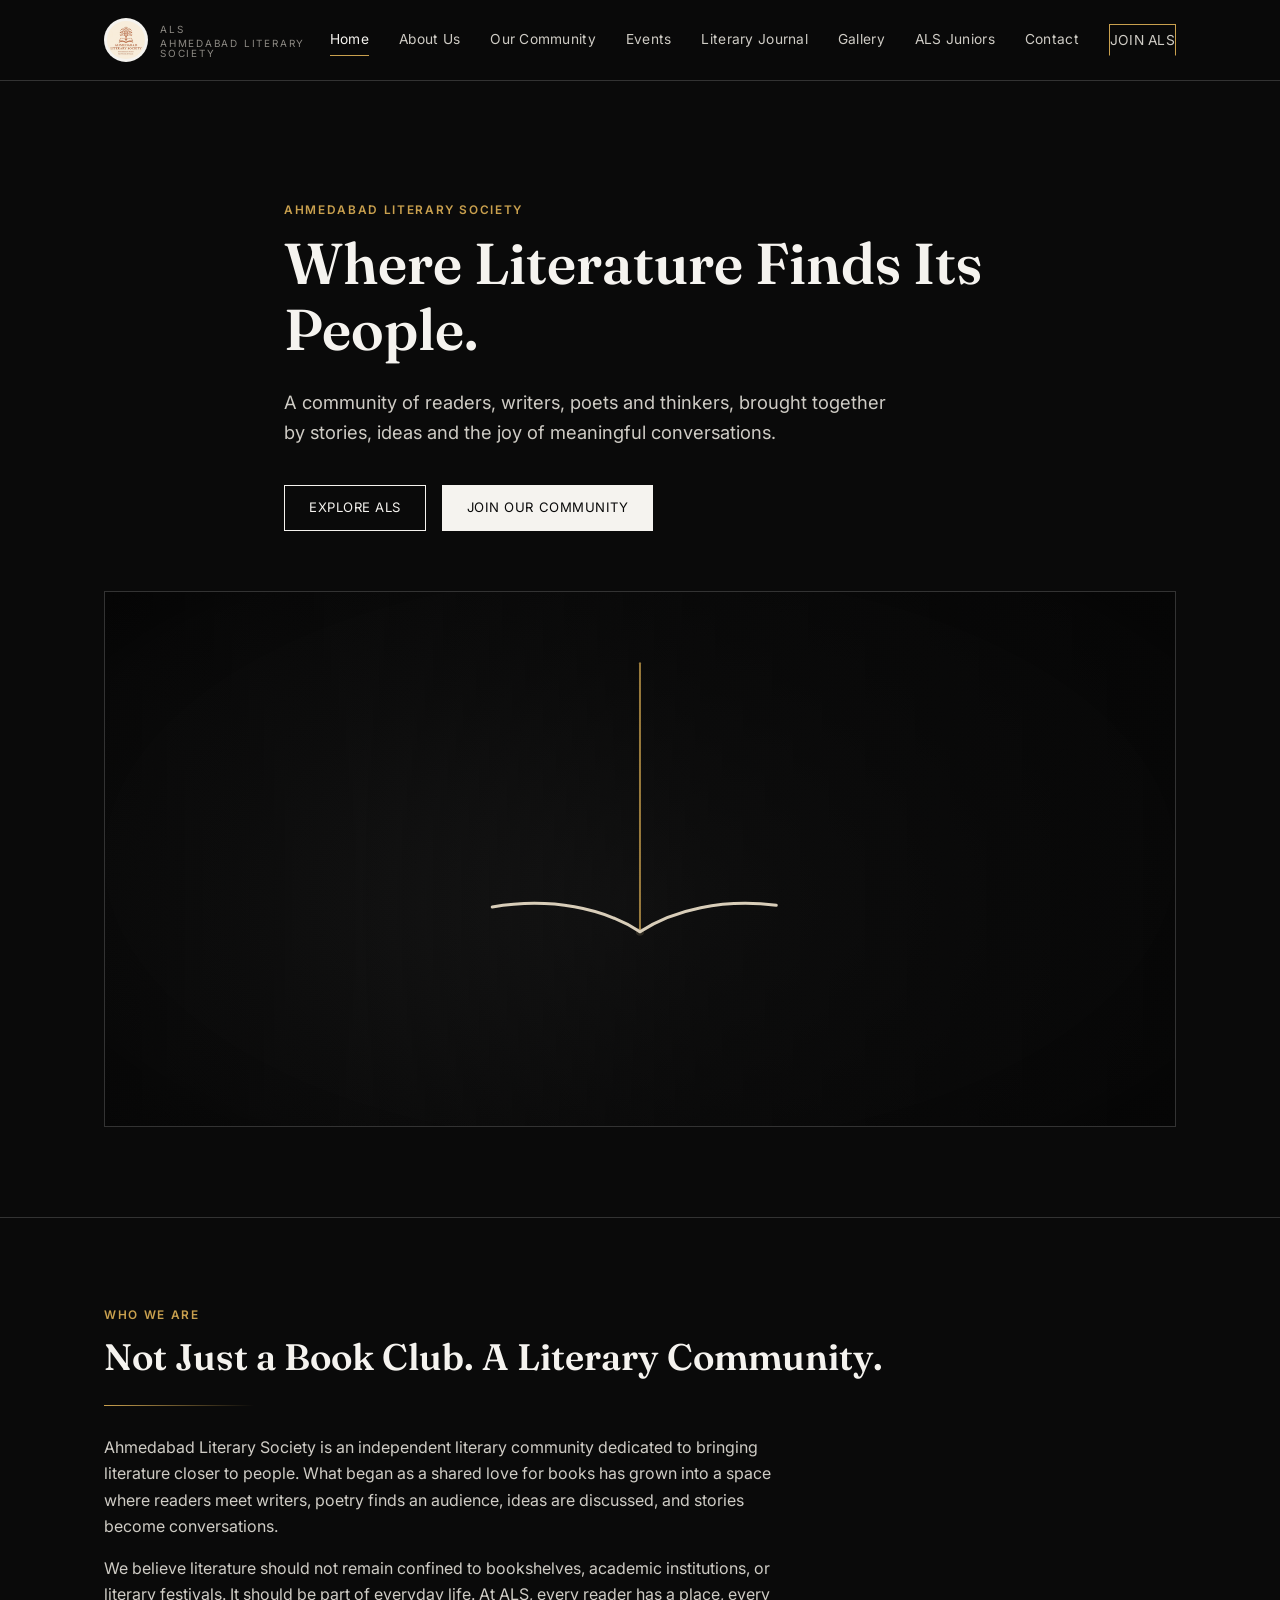
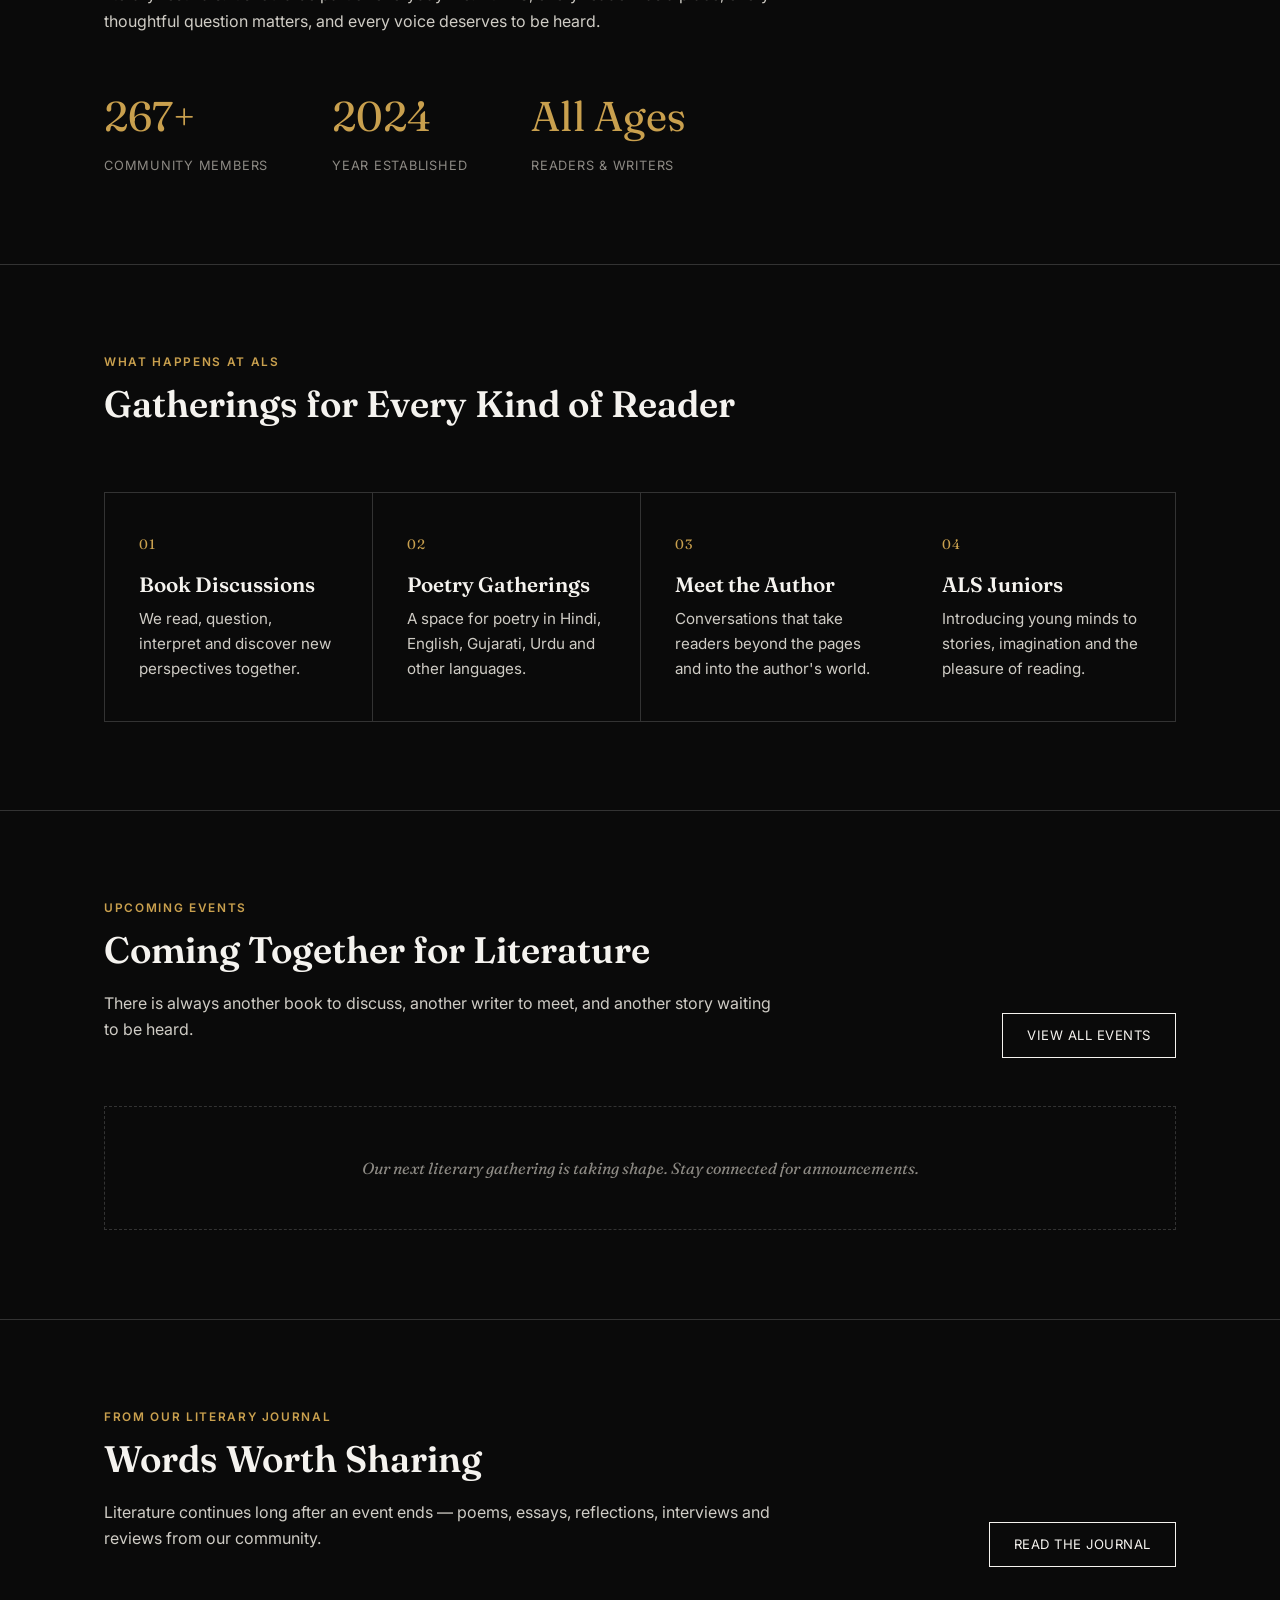
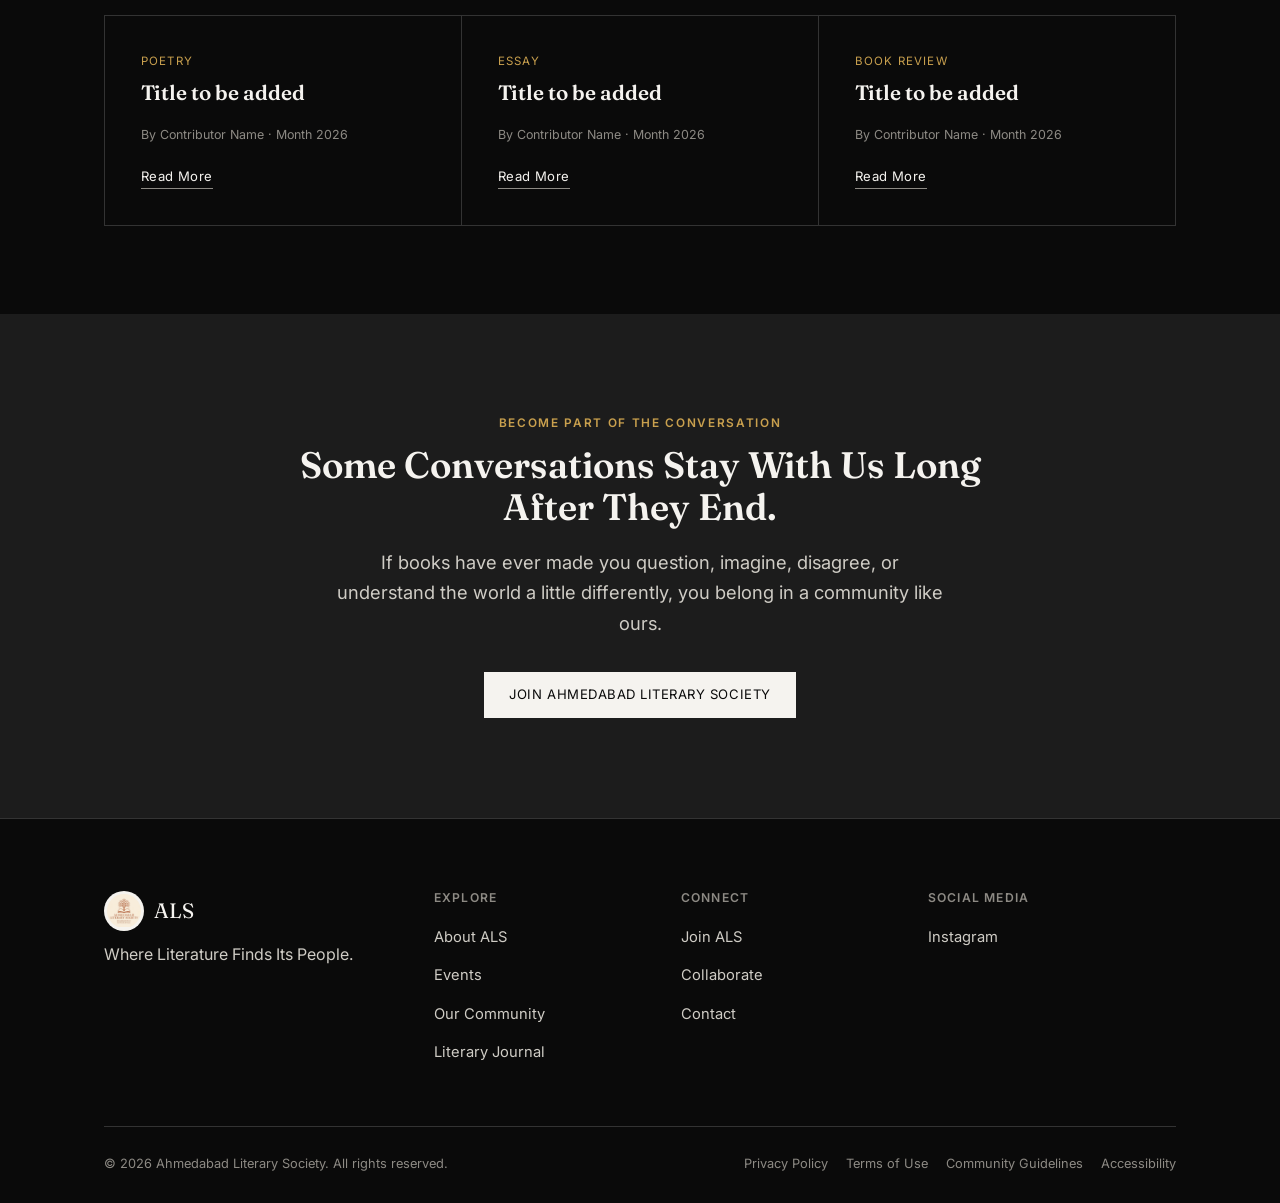
<file: index.html>
<!DOCTYPE html>
<html lang="en">
<head>
<meta charset="UTF-8">
<meta name="viewport" content="width=device-width, initial-scale=1.0">
<title>Ahmedabad Literary Society | Where Literature Finds Its People</title>
<meta name="description" content="Ahmedabad Literary Society is an independent literary community bringing together readers, writers, poets and thinkers through book discussions, poetry gatherings and author conversations in Ahmedabad.">
<link rel="preconnect" href="https://fonts.googleapis.com">
<link href="https://fonts.googleapis.com/css2?family=Fraunces:ital,wght@0,500;0,600;1,500&family=Inter:wght@400;500;600&display=swap" rel="stylesheet">
<script>document.documentElement.className+=" js";</script>
<link rel="stylesheet" href="assets/css/style.css">
</head>
<body>

<header class="site-header">
  <div class="nav-inner">
    <a href="index.html" class="logo"><img src="assets/img/logo.jpg" alt="Ahmedabad Literary Society" class="logo-img"><span class="logo-text">ALS<span>Ahmedabad Literary Society</span></span></a>
    <nav class="primary-nav">
      <a href="index.html" class="active">Home</a>
      <a href="about.html">About Us</a>
      <a href="community.html">Our Community</a>
      <a href="events.html">Events</a>
      <a href="journal.html">Literary Journal</a>
      <a href="gallery.html">Gallery</a>
      <a href="juniors.html">ALS Juniors</a>
      <a href="contact.html">Contact</a>
      <a href="join.html" class="btn btn-accent">Join ALS</a>
    </nav>
    <button class="nav-toggle" aria-label="Toggle menu">☰</button>
  </div>
</header>

<section class="hero">
  <div class="wrap hero-inner">
    <span class="eyebrow">Ahmedabad Literary Society</span>
    <h1>Where Literature Finds Its People.</h1>
    <p class="lede">A community of readers, writers, poets and thinkers, brought together by stories, ideas and the joy of meaningful conversations.</p>
    <div class="hero-actions">
      <a href="about.html" class="btn">Explore ALS</a>
      <a href="join.html" class="btn btn-solid">Join Our Community</a>
    </div>
  </div>
  <div class="wrap">
    <div class="reel" id="als-reel" role="img"
         aria-label="Title sequence: a tree grows from an open book, resolving into the words Where Literature Finds Its People.">
      <img class="reel-photo" src="assets/img/gallery/gallery-15.jpg" alt="">
      <div class="reel-scrim" aria-hidden="true"></div>
      <canvas class="reel-canvas" aria-hidden="true"></canvas>
      <div class="reel-stage">
        <svg class="reel-svg" viewBox="0 0 400 400" preserveAspectRatio="xMidYMid meet" aria-hidden="true">
          <g id="reel-ink">
            <path id="reel-seedline" d="M200,44 L200,258"></path>
            <circle id="reel-seeddot" cx="200" cy="44" r="3.2"></circle>
          </g>
          <g id="reel-book"></g>
          <g id="reel-tree"></g>
          <g id="reel-leaves"></g>
        </svg>
      </div>
      <div class="reel-type">
        <div class="reel-kicker">Ahmedabad Literary Society</div>
        <div class="reel-line"><span class="reel-word">Where</span> <span class="reel-word">Literature</span> <span class="reel-word">Finds</span> <span class="reel-word">Its</span> <span class="reel-word">People.</span></div>
        <div class="reel-sub">Read. Reflect. Express. Belong.</div>
      </div>
      <div class="reel-sweep" aria-hidden="true"></div>
      <div class="reel-grain" aria-hidden="true"></div>
      <div class="reel-vignette" aria-hidden="true"></div>
      <button class="reel-replay" type="button">Replay</button>
    </div>
  </div>
</section>

<section>
  <div class="wrap">
    <span class="eyebrow rv">Who We Are</span>
    <h2 class="rv rv-d1">Not Just a Book Club. A Literary Community.</h2>
    <div class="rule"></div>
    <p class="max-w-text rv rv-d2" style="margin-top:28px;">Ahmedabad Literary Society is an independent literary community dedicated to bringing literature closer to people. What began as a shared love for books has grown into a space where readers meet writers, poetry finds an audience, ideas are discussed, and stories become conversations.</p>
    <p class="max-w-text rv rv-d3">We believe literature should not remain confined to bookshelves, academic institutions, or literary festivals. It should be part of everyday life. At ALS, every reader has a place, every thoughtful question matters, and every voice deserves to be heard.</p>
    <div class="stats">
      <div class="rv rv-d1"><div class="stat-num" data-count="300" data-suffix="+">0+</div><div class="stat-label">Community Members</div></div>
      <div class="rv rv-d2"><div class="stat-num" data-count="2025" data-from="2015">2015</div><div class="stat-label">Year Established</div></div>
      <div class="rv rv-d3"><div class="stat-num">All Ages</div><div class="stat-label">Readers &amp; Writers</div></div>
    </div>
  </div>
</section>

<section>
  <div class="wrap">
    <div class="section-head">
      <div>
        <span class="eyebrow rv">What Happens at ALS</span>
        <h2 class="rv rv-d1">Gatherings for Every Kind of Reader</h2>
      </div>
    </div>
  </div>
  <div class="wrap">
    <div class="grid grid-4">
      <div class="card rv rv-d1">
        <span class="num">01</span>
        <h3>Book Discussions</h3>
        <p>We read, question, interpret and discover new perspectives together.</p>
      </div>
      <div class="card rv rv-d2">
        <span class="num">02</span>
        <h3>Poetry Gatherings</h3>
        <p>A space for poetry in Hindi, English, Gujarati, Urdu and other languages.</p>
      </div>
      <div class="card rv rv-d3">
        <span class="num">03</span>
        <h3>Meet the Author</h3>
        <p>Conversations that take readers beyond the pages and into the author's world.</p>
      </div>
      <div class="card rv rv-d4">
        <span class="num">04</span>
        <h3>ALS Juniors</h3>
        <p>Introducing young minds to stories, imagination and the pleasure of reading.</p>
      </div>
    </div>
  </div>
</section>

<section>
  <div class="wrap">
    <div class="section-head">
      <div>
        <span class="eyebrow rv">Upcoming Events</span>
        <h2 class="rv rv-d1">Coming Together for Literature</h2>
        <p class="max-w-text">There is always another book to discuss, another writer to meet, and another story waiting to be heard.</p>
      </div>
      <a href="events.html" class="btn">View All Events</a>
    </div>
    <div class="empty-note rv">Our next literary gathering is taking shape. Stay connected for announcements.</div>
  </div>
</section>

<section>
  <div class="wrap">
    <div class="section-head">
      <div>
        <span class="eyebrow rv">From Our Literary Journal</span>
        <h2 class="rv rv-d1">Words Worth Sharing</h2>
        <p class="max-w-text">Literature continues long after an event ends — poems, essays, reflections, interviews and reviews from our community.</p>
      </div>
      <a href="journal.html" class="btn">Read the Journal</a>
    </div>
  </div>
  <div class="wrap">
    <div class="grid grid-3">
      <div class="journal-card rv rv-d1">
        <span class="journal-cat">Poetry</span>
        <h3>Title to be added</h3>
        <span class="journal-meta">By Contributor Name · Month 2026</span>
        <span class="read-link">Read More</span>
      </div>
      <div class="journal-card rv rv-d2">
        <span class="journal-cat">Essay</span>
        <h3>Title to be added</h3>
        <span class="journal-meta">By Contributor Name · Month 2026</span>
        <span class="read-link">Read More</span>
      </div>
      <div class="journal-card rv rv-d3">
        <span class="journal-cat">Book Review</span>
        <h3>Title to be added</h3>
        <span class="journal-meta">By Contributor Name · Month 2026</span>
        <span class="read-link">Read More</span>
      </div>
    </div>
  </div>
</section>

<div class="cta-band">
  <div class="wrap">
    <span class="eyebrow rv">Become Part of the Conversation</span>
    <h2 class="rv rv-d1">Some Conversations Stay With Us Long After They End.</h2>
    <p class="lede rv rv-d2">If books have ever made you question, imagine, disagree, or understand the world a little differently, you belong in a community like ours.</p>
    <div class="cta-actions rv rv-d3">
      <a href="join.html" class="btn btn-solid">Join Ahmedabad Literary Society</a>
    </div>
  </div>
</div>

<footer>
  <div class="wrap">
    <div class="footer-grid">
      <div>
        <div class="footer-logo"><img src="assets/img/logo.jpg" alt="Ahmedabad Literary Society logo">ALS</div>
        <p>Where Literature Finds Its People.</p>
      </div>
      <div>
        <h4>Explore</h4>
        <ul>
          <li><a href="about.html">About ALS</a></li>
          <li><a href="events.html">Events</a></li>
          <li><a href="community.html">Our Community</a></li>
          <li><a href="journal.html">Literary Journal</a></li>
        </ul>
      </div>
      <div>
        <h4>Connect</h4>
        <ul>
          <li><a href="join.html">Join ALS</a></li>
          <li><a href="collaborate.html">Collaborate</a></li>
          <li><a href="contact.html">Contact</a></li>
        </ul>
      </div>
      <div>
        <h4>Social Media</h4>
        <ul>
          <li><a href="https://www.instagram.com/ahmedabad_literary_society" target="_blank" rel="noopener">Instagram</a></li>
        </ul>
      </div>
    </div>
    <div class="footer-bottom">
      <span>© 2026 Ahmedabad Literary Society. All rights reserved.</span>
      <div class="footer-links">
        <a href="#">Privacy Policy</a>
        <a href="#">Terms of Use</a>
        <a href="#">Community Guidelines</a>
        <a href="#">Accessibility</a>
      </div>
    </div>
  </div>
</footer>

<script src="assets/js/main.js"></script>
<script src="assets/js/hero-reel.js"></script>
</body>
</html>
</file>
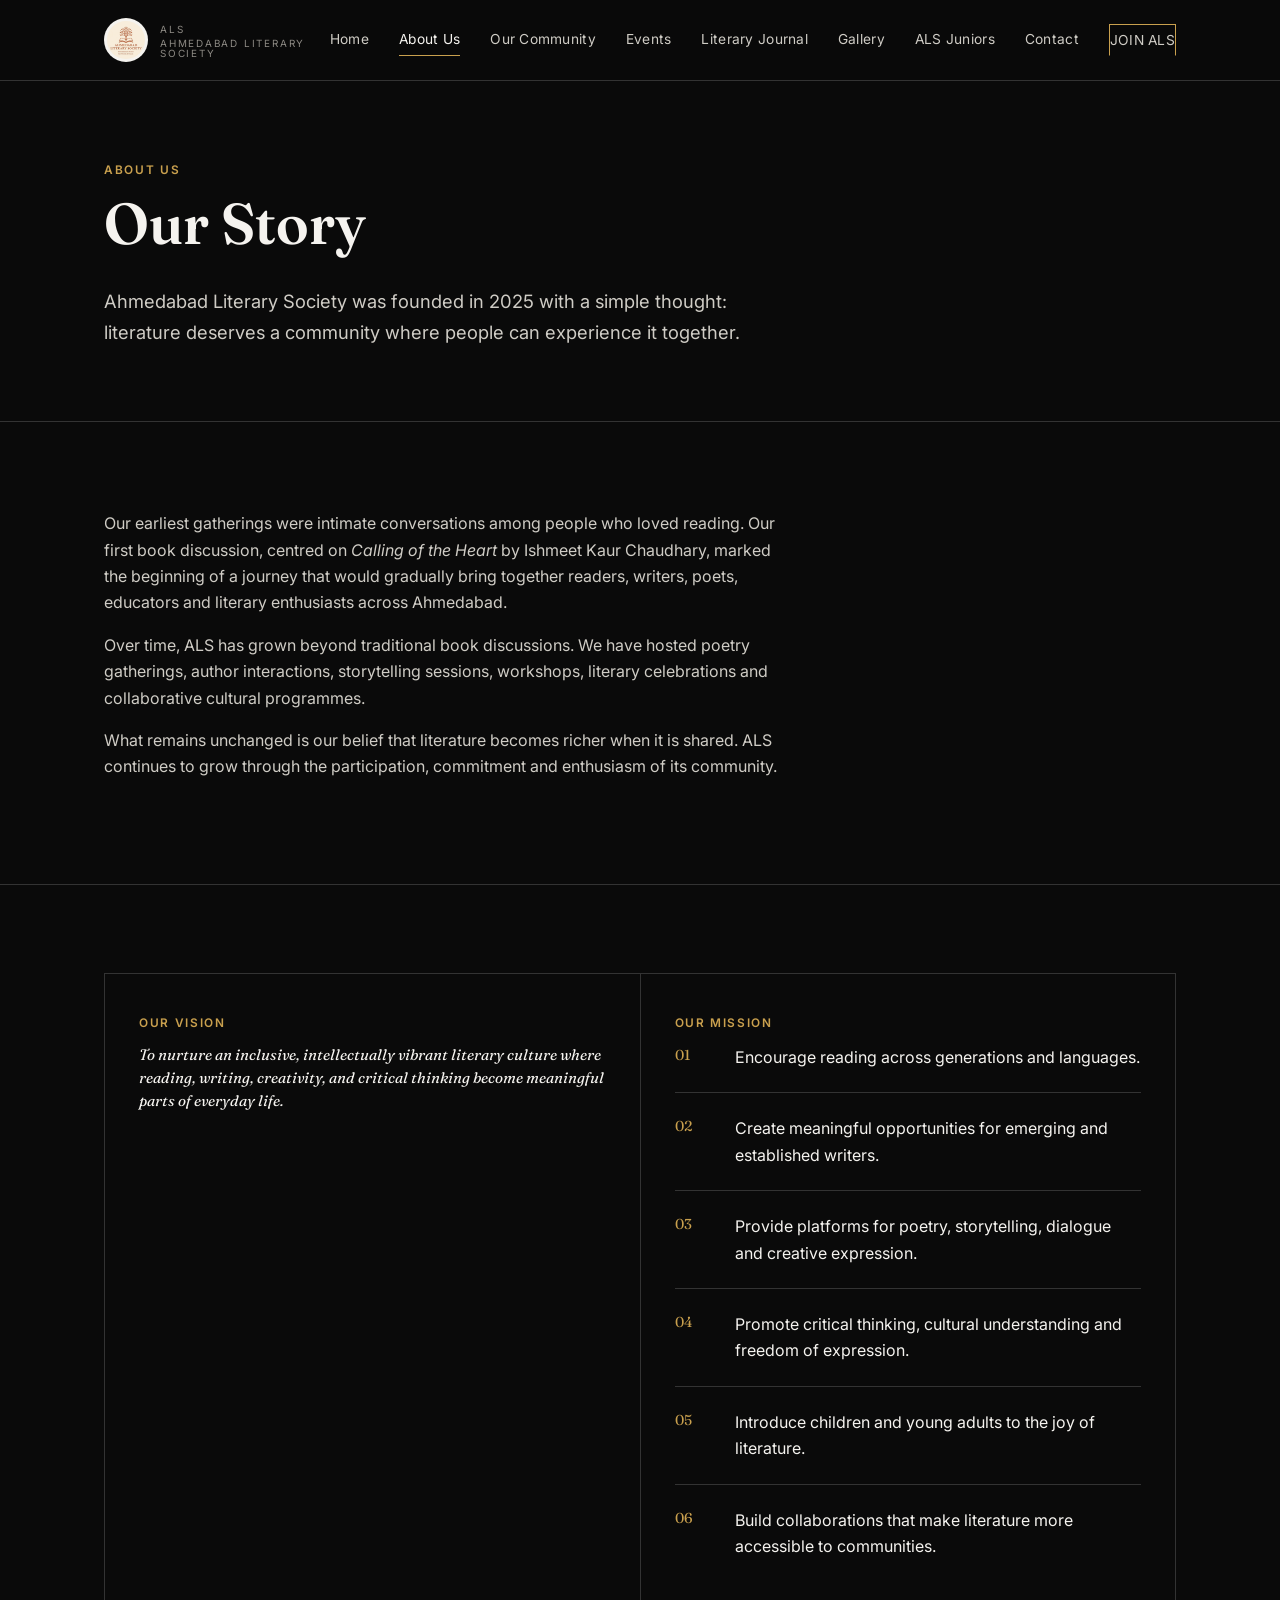
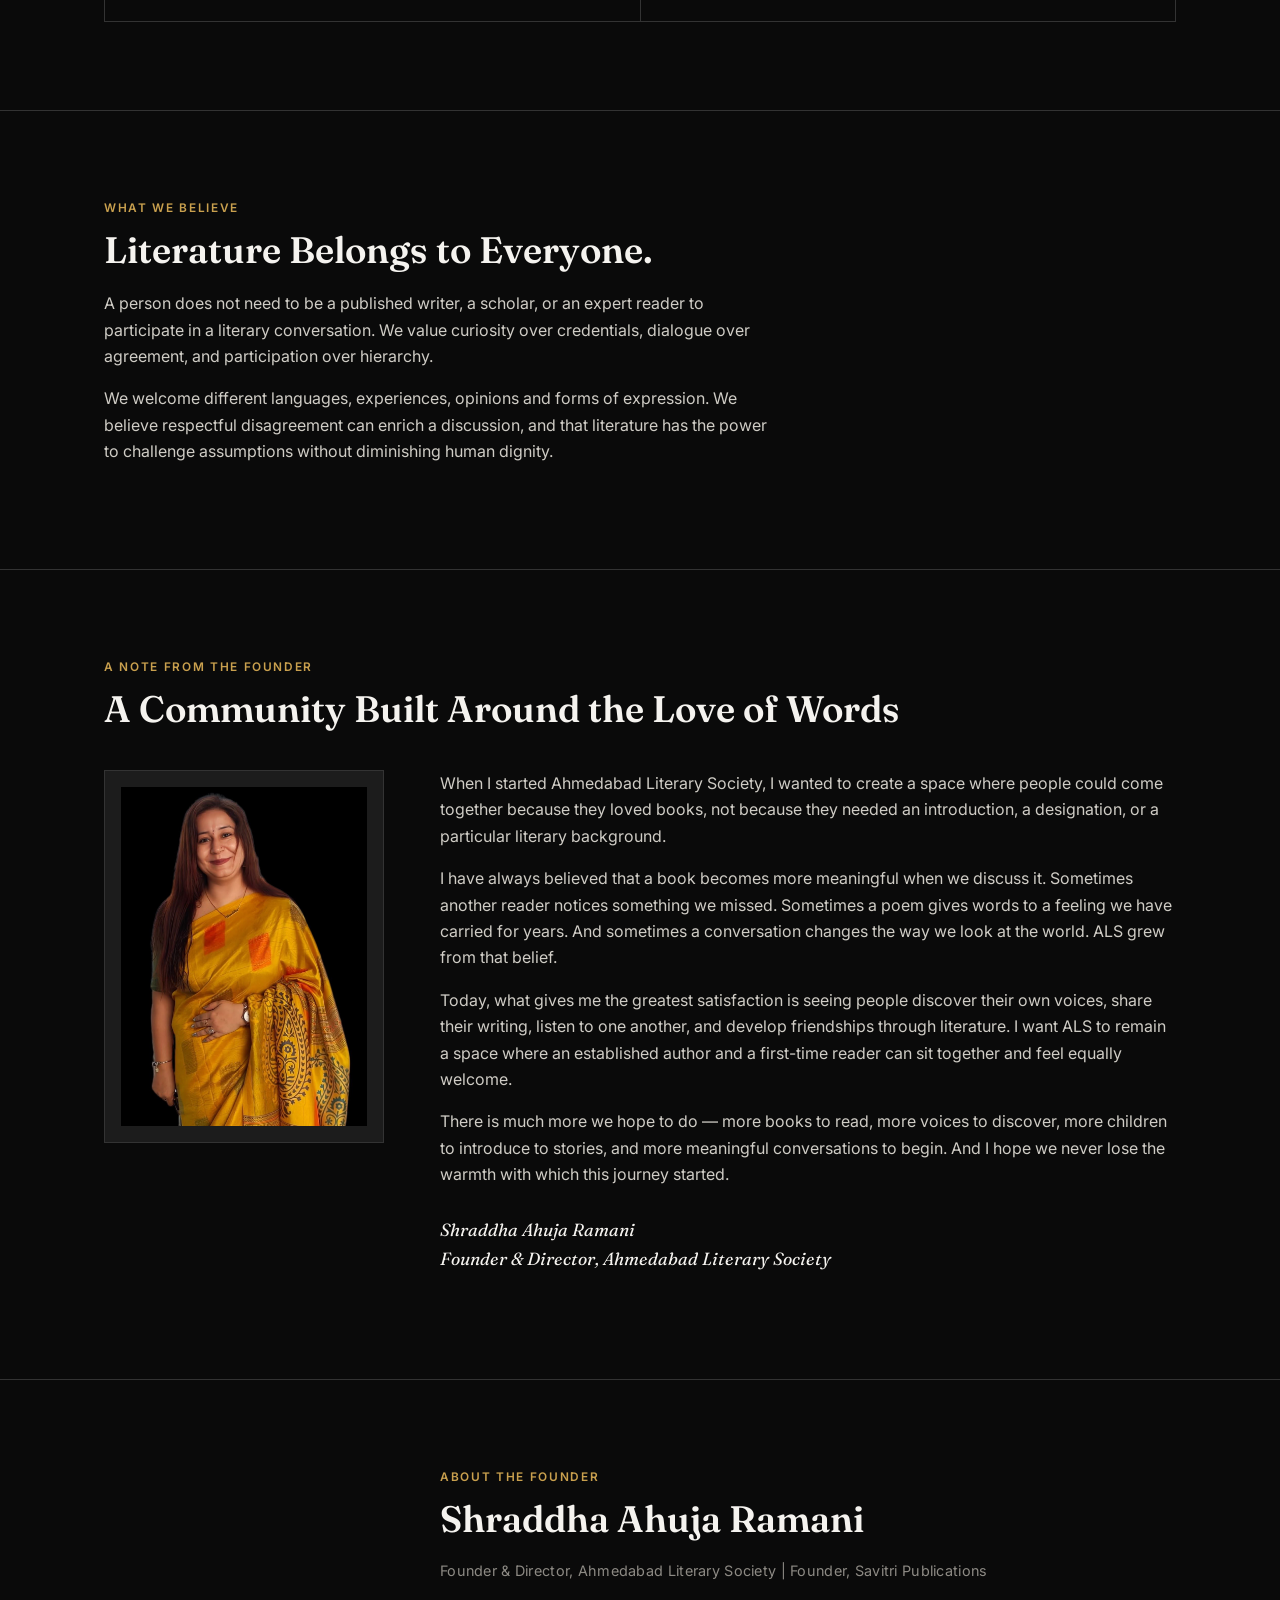
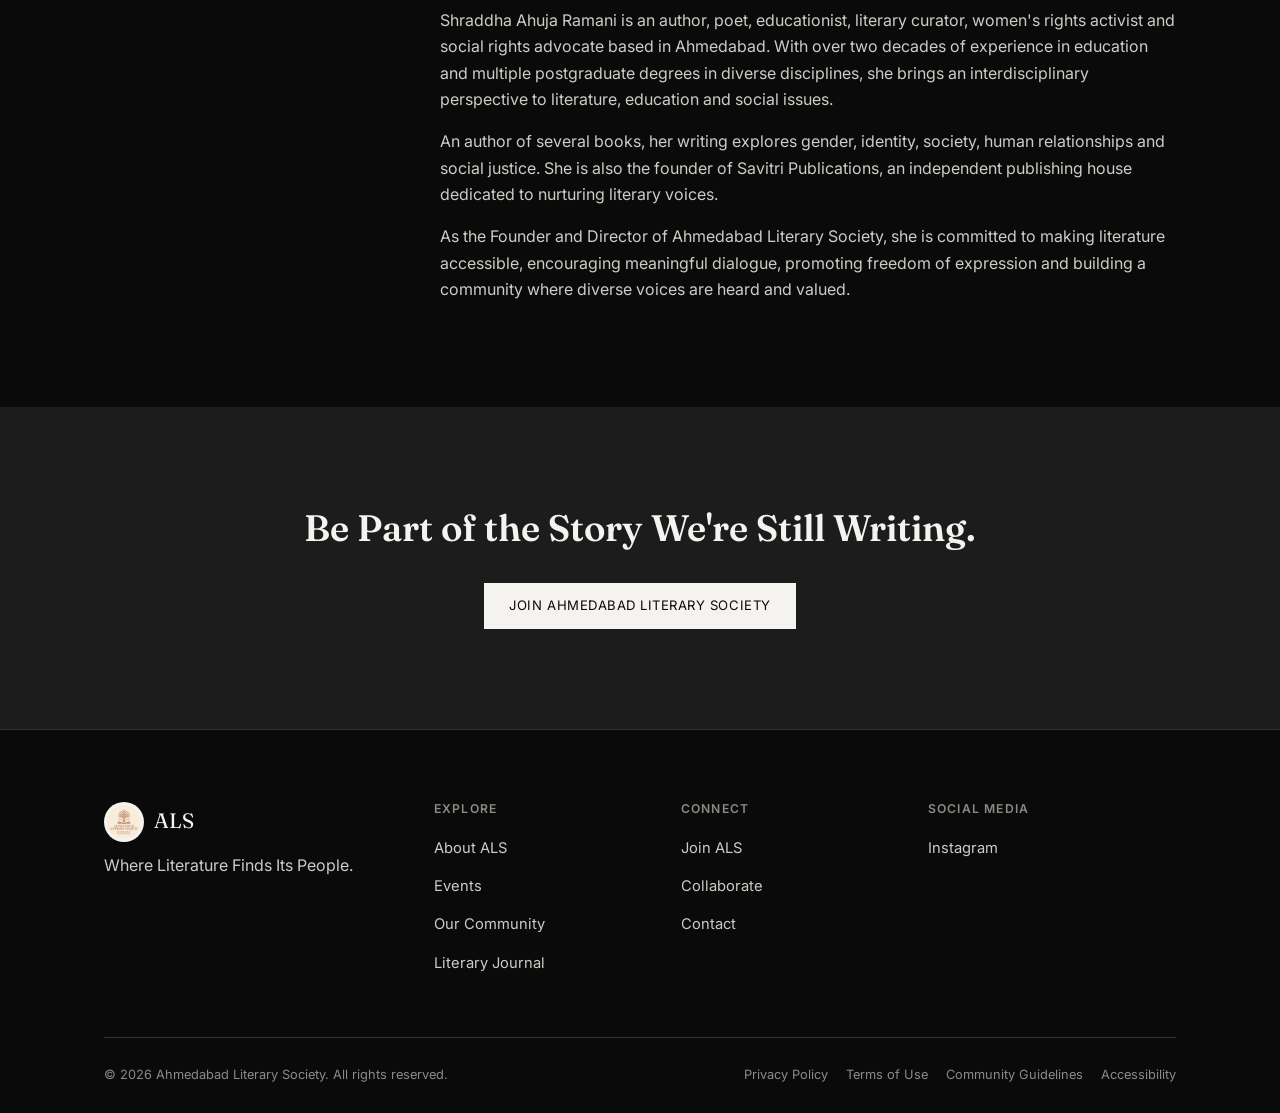
<file: about.html>
<!DOCTYPE html>
<html lang="en">
<head>
<meta charset="UTF-8">
<meta name="viewport" content="width=device-width, initial-scale=1.0">
<title>About Us | Ahmedabad Literary Society</title>
<meta name="description" content="Our story, philosophy, vision and founder. Ahmedabad Literary Society was founded in 2025 as a community where literature is experienced together.">
<link rel="preconnect" href="https://fonts.googleapis.com">
<link href="https://fonts.googleapis.com/css2?family=Fraunces:ital,wght@0,500;0,600;1,500&family=Inter:wght@400;500;600&display=swap" rel="stylesheet">
<link rel="stylesheet" href="assets/css/style.css">
</head>
<body>

<header class="site-header">
  <div class="nav-inner">
    <a href="index.html" class="logo"><img src="assets/img/logo.jpg" alt="Ahmedabad Literary Society" class="logo-img"><span class="logo-text">ALS<span>Ahmedabad Literary Society</span></span></a>
    <nav class="primary-nav">
      <a href="index.html">Home</a>
      <a href="about.html" class="active">About Us</a>
      <a href="community.html">Our Community</a>
      <a href="events.html">Events</a>
      <a href="journal.html">Literary Journal</a>
      <a href="gallery.html">Gallery</a>
      <a href="juniors.html">ALS Juniors</a>
      <a href="contact.html">Contact</a>
      <a href="join.html" class="btn btn-accent">Join ALS</a>
    </nav>
    <button class="nav-toggle" aria-label="Toggle menu">☰</button>
  </div>
</header>

<div class="page-header">
  <div class="wrap">
    <span class="eyebrow">About Us</span>
    <h1>Our Story</h1>
    <p class="lede">Ahmedabad Literary Society was founded in 2025 with a simple thought: literature deserves a community where people can experience it together.</p>
  </div>
</div>

<section>
  <div class="wrap">
    <div class="max-w-text">
      <p>Our earliest gatherings were intimate conversations among people who loved reading. Our first book discussion, centred on <em>Calling of the Heart</em> by Ishmeet Kaur Chaudhary, marked the beginning of a journey that would gradually bring together readers, writers, poets, educators and literary enthusiasts across Ahmedabad.</p>
      <p>Over time, ALS has grown beyond traditional book discussions. We have hosted poetry gatherings, author interactions, storytelling sessions, workshops, literary celebrations and collaborative cultural programmes.</p>
      <p>What remains unchanged is our belief that literature becomes richer when it is shared. ALS continues to grow through the participation, commitment and enthusiasm of its community.</p>
    </div>
  </div>
</section>

<section>
  <div class="wrap">
    <div class="grid grid-2">
      <div class="card">
        <span class="eyebrow">Our Vision</span>
        <p class="serif-quote">To nurture an inclusive, intellectually vibrant literary culture where reading, writing, creativity, and critical thinking become meaningful parts of everyday life.</p>
      </div>
      <div class="card">
        <span class="eyebrow">Our Mission</span>
        <ul class="list-clean" style="border-top:none;">
          <li style="border-top:none;padding-top:0;"><span class="li-num">01</span><span>Encourage reading across generations and languages.</span></li>
          <li><span class="li-num">02</span><span>Create meaningful opportunities for emerging and established writers.</span></li>
          <li><span class="li-num">03</span><span>Provide platforms for poetry, storytelling, dialogue and creative expression.</span></li>
          <li><span class="li-num">04</span><span>Promote critical thinking, cultural understanding and freedom of expression.</span></li>
          <li><span class="li-num">05</span><span>Introduce children and young adults to the joy of literature.</span></li>
          <li style="border-bottom:none;"><span class="li-num">06</span><span>Build collaborations that make literature more accessible to communities.</span></li>
        </ul>
      </div>
    </div>
  </div>
</section>

<section>
  <div class="wrap">
    <span class="eyebrow">What We Believe</span>
    <h2>Literature Belongs to Everyone.</h2>
    <p class="max-w-text">A person does not need to be a published writer, a scholar, or an expert reader to participate in a literary conversation. We value curiosity over credentials, dialogue over agreement, and participation over hierarchy.</p>
    <p class="max-w-text">We welcome different languages, experiences, opinions and forms of expression. We believe respectful disagreement can enrich a discussion, and that literature has the power to challenge assumptions without diminishing human dignity.</p>
  </div>
</section>

<section>
  <div class="wrap">
    <span class="eyebrow">A Note From the Founder</span>
    <h2>A Community Built Around the Love of Words</h2>
    <div class="founder" style="margin-top:40px;">
      <div class="portrait"><img src="assets/img/founder.jpg" alt="Shraddha Ahuja Ramani, Founder & Director, Ahmedabad Literary Society"></div>
      <div>
        <p>When I started Ahmedabad Literary Society, I wanted to create a space where people could come together because they loved books, not because they needed an introduction, a designation, or a particular literary background.</p>
        <p>I have always believed that a book becomes more meaningful when we discuss it. Sometimes another reader notices something we missed. Sometimes a poem gives words to a feeling we have carried for years. And sometimes a conversation changes the way we look at the world. ALS grew from that belief.</p>
        <p>Today, what gives me the greatest satisfaction is seeing people discover their own voices, share their writing, listen to one another, and develop friendships through literature. I want ALS to remain a space where an established author and a first-time reader can sit together and feel equally welcome.</p>
        <p>There is much more we hope to do — more books to read, more voices to discover, more children to introduce to stories, and more meaningful conversations to begin. And I hope we never lose the warmth with which this journey started.</p>
        <p class="signature">Shraddha Ahuja Ramani<br>Founder &amp; Director, Ahmedabad Literary Society</p>
      </div>
    </div>
  </div>
</section>

<section>
  <div class="wrap">
    <div class="founder">
      <div></div>
      <div>
        <span class="eyebrow">About the Founder</span>
        <h2>Shraddha Ahuja Ramani</h2>
        <p style="color:var(--ivory-faint);font-size:.9rem;letter-spacing:.02em;margin-bottom:24px;">Founder &amp; Director, Ahmedabad Literary Society | Founder, Savitri Publications</p>
        <p>Shraddha Ahuja Ramani is an author, poet, educationist, literary curator, women's rights activist and social rights advocate based in Ahmedabad. With over two decades of experience in education and multiple postgraduate degrees in diverse disciplines, she brings an interdisciplinary perspective to literature, education and social issues.</p>
        <p>An author of several books, her writing explores gender, identity, society, human relationships and social justice. She is also the founder of Savitri Publications, an independent publishing house dedicated to nurturing literary voices.</p>
        <p>As the Founder and Director of Ahmedabad Literary Society, she is committed to making literature accessible, encouraging meaningful dialogue, promoting freedom of expression and building a community where diverse voices are heard and valued.</p>
      </div>
    </div>
  </div>
</section>

<div class="cta-band">
  <div class="wrap">
    <h2>Be Part of the Story We're Still Writing.</h2>
    <div class="cta-actions">
      <a href="join.html" class="btn btn-solid">Join Ahmedabad Literary Society</a>
    </div>
  </div>
</div>

<footer>
  <div class="wrap">
    <div class="footer-grid">
      <div>
        <div class="footer-logo"><img src="assets/img/logo.jpg" alt="Ahmedabad Literary Society logo">ALS</div>
        <p>Where Literature Finds Its People.</p>
      </div>
      <div>
        <h4>Explore</h4>
        <ul>
          <li><a href="about.html">About ALS</a></li>
          <li><a href="events.html">Events</a></li>
          <li><a href="community.html">Our Community</a></li>
          <li><a href="journal.html">Literary Journal</a></li>
        </ul>
      </div>
      <div>
        <h4>Connect</h4>
        <ul>
          <li><a href="join.html">Join ALS</a></li>
          <li><a href="collaborate.html">Collaborate</a></li>
          <li><a href="contact.html">Contact</a></li>
        </ul>
      </div>
      <div>
        <h4>Social Media</h4>
        <ul>
          <li><a href="https://www.instagram.com/ahmedabad_literary_society" target="_blank" rel="noopener">Instagram</a></li>
        </ul>
      </div>
    </div>
    <div class="footer-bottom">
      <span>© 2026 Ahmedabad Literary Society. All rights reserved.</span>
      <div class="footer-links">
        <a href="#">Privacy Policy</a>
        <a href="#">Terms of Use</a>
        <a href="#">Community Guidelines</a>
        <a href="#">Accessibility</a>
      </div>
    </div>
  </div>
</footer>

<script src="assets/js/main.js"></script>
</body>
</html>
</file>
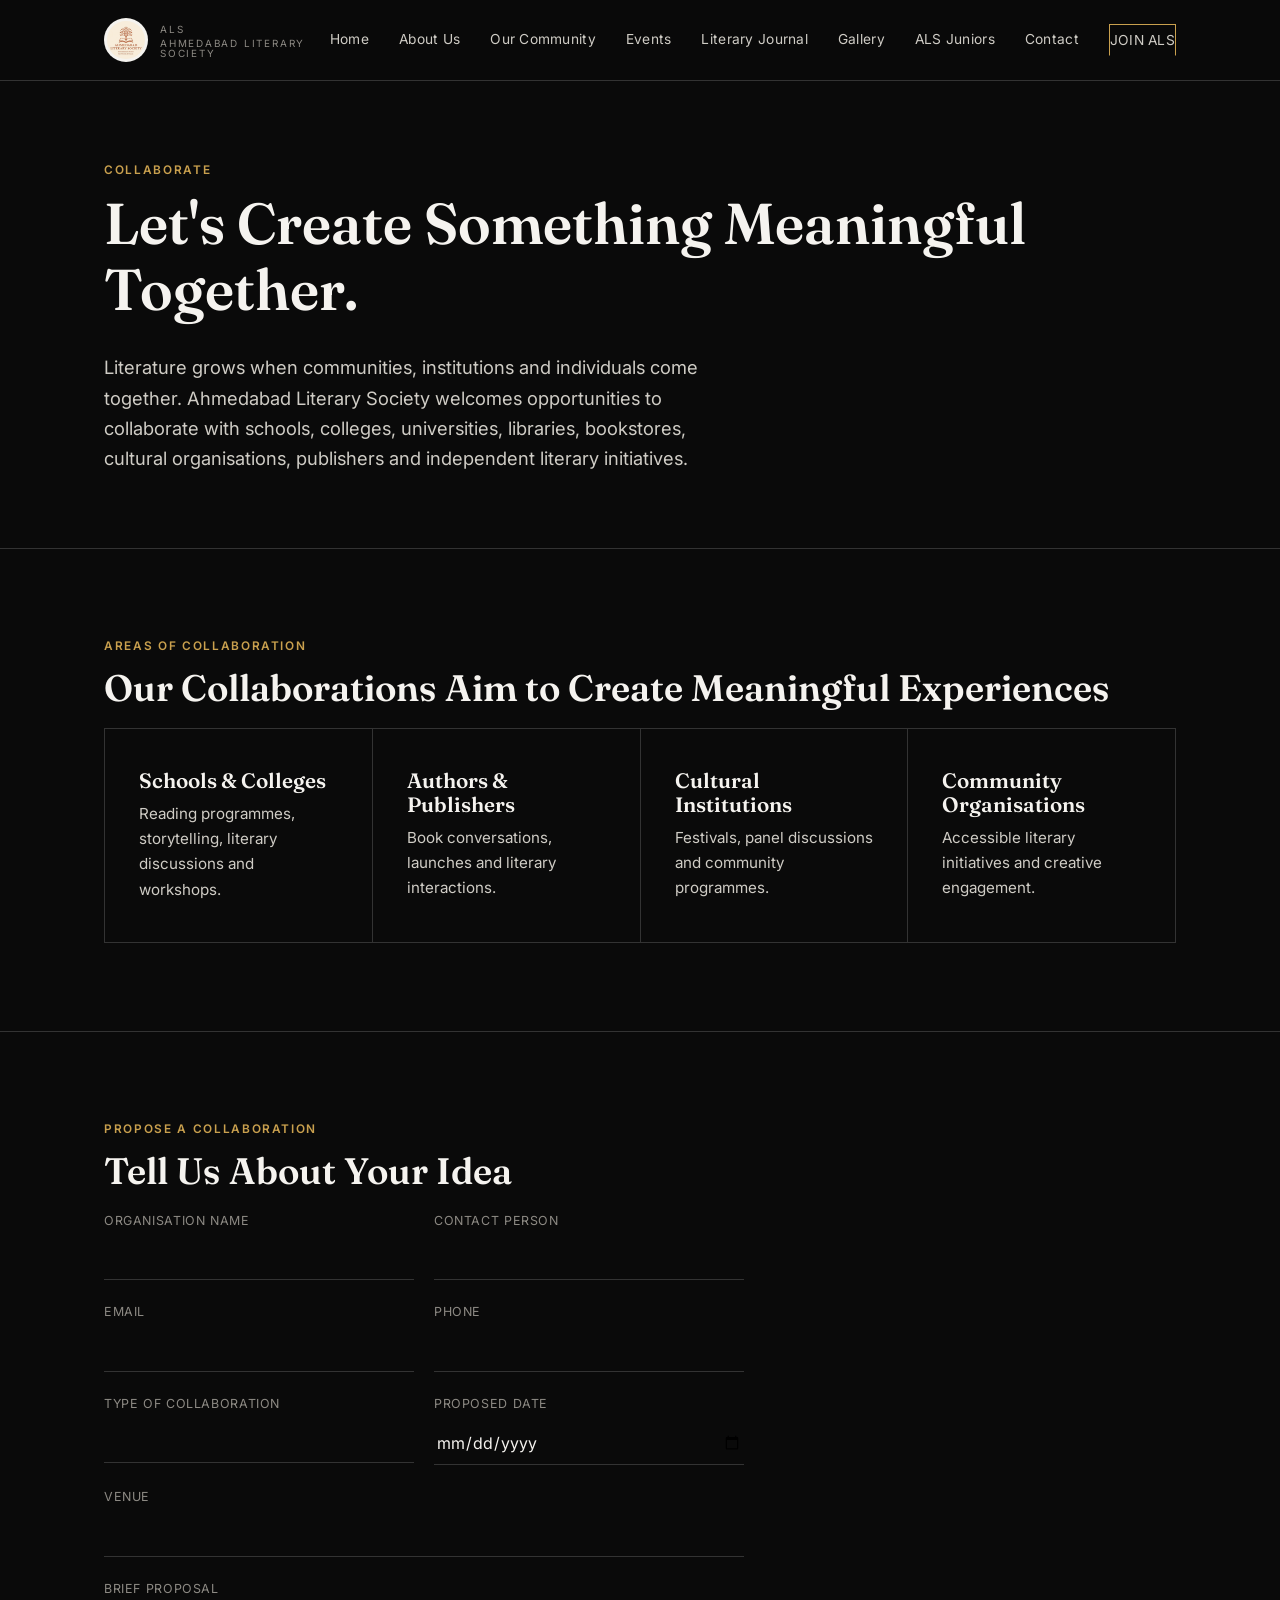
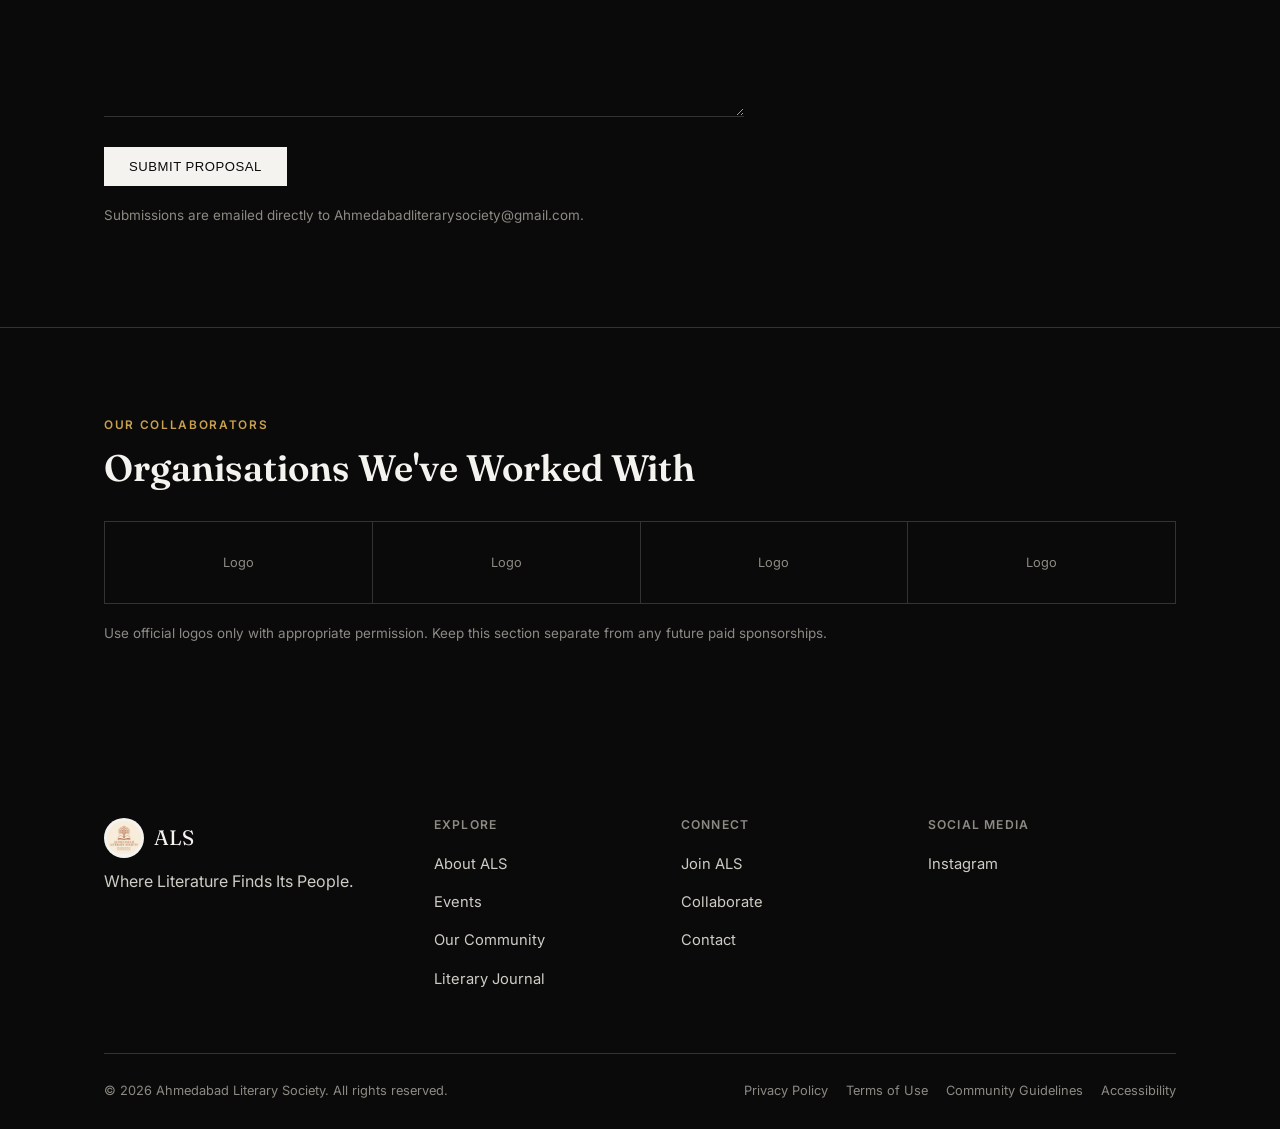
<file: collaborate.html>
<!DOCTYPE html>
<html lang="en">
<head>
<meta charset="UTF-8">
<meta name="viewport" content="width=device-width, initial-scale=1.0">
<title>Collaborate | Ahmedabad Literary Society</title>
<meta name="description" content="Ahmedabad Literary Society welcomes collaborations with schools, colleges, authors, publishers and cultural institutions.">
<link rel="preconnect" href="https://fonts.googleapis.com">
<link href="https://fonts.googleapis.com/css2?family=Fraunces:ital,wght@0,500;0,600;1,500&family=Inter:wght@400;500;600&display=swap" rel="stylesheet">
<link rel="stylesheet" href="assets/css/style.css">
</head>
<body>

<header class="site-header">
  <div class="nav-inner">
    <a href="index.html" class="logo"><img src="assets/img/logo.jpg" alt="Ahmedabad Literary Society" class="logo-img"><span class="logo-text">ALS<span>Ahmedabad Literary Society</span></span></a>
    <nav class="primary-nav">
      <a href="index.html">Home</a>
      <a href="about.html">About Us</a>
      <a href="community.html">Our Community</a>
      <a href="events.html">Events</a>
      <a href="journal.html">Literary Journal</a>
      <a href="gallery.html">Gallery</a>
      <a href="juniors.html">ALS Juniors</a>
      <a href="contact.html">Contact</a>
      <a href="join.html" class="btn btn-accent">Join ALS</a>
    </nav>
    <button class="nav-toggle" aria-label="Toggle menu">☰</button>
  </div>
</header>

<div class="page-header">
  <div class="wrap">
    <span class="eyebrow">Collaborate</span>
    <h1>Let's Create Something Meaningful Together.</h1>
    <p class="lede">Literature grows when communities, institutions and individuals come together. Ahmedabad Literary Society welcomes opportunities to collaborate with schools, colleges, universities, libraries, bookstores, cultural organisations, publishers and independent literary initiatives.</p>
  </div>
</div>

<section>
  <div class="wrap">
    <span class="eyebrow">Areas of Collaboration</span>
    <h2>Our Collaborations Aim to Create Meaningful Experiences</h2>
  </div>
  <div class="wrap">
    <div class="grid grid-4">
      <div class="card"><h3>Schools &amp; Colleges</h3><p>Reading programmes, storytelling, literary discussions and workshops.</p></div>
      <div class="card"><h3>Authors &amp; Publishers</h3><p>Book conversations, launches and literary interactions.</p></div>
      <div class="card"><h3>Cultural Institutions</h3><p>Festivals, panel discussions and community programmes.</p></div>
      <div class="card"><h3>Community Organisations</h3><p>Accessible literary initiatives and creative engagement.</p></div>
    </div>
  </div>
</section>

<section>
  <div class="wrap">
    <span class="eyebrow">Propose a Collaboration</span>
    <h2>Tell Us About Your Idea</h2>
    <form action="https://formsubmit.co/Ahmedabadliterarysociety@gmail.com" method="POST">
      <input type="hidden" name="_subject" value="New Collaboration Proposal — ALS Website">
      <input type="hidden" name="_template" value="table">
      <input type="text" name="_honey" style="display:none">
      <div class="form-row">
        <div class="field"><label for="c-org">Organisation Name</label><input type="text" id="c-org" name="org"></div>
        <div class="field"><label for="c-contact">Contact Person</label><input type="text" id="c-contact" name="contact"></div>
      </div>
      <div class="form-row">
        <div class="field"><label for="c-email">Email</label><input type="email" id="c-email" name="email"></div>
        <div class="field"><label for="c-phone">Phone</label><input type="tel" id="c-phone" name="phone"></div>
      </div>
      <div class="form-row">
        <div class="field"><label for="c-type">Type of Collaboration</label><input type="text" id="c-type" name="type"></div>
        <div class="field"><label for="c-date">Proposed Date</label><input type="date" id="c-date" name="date"></div>
      </div>
      <div class="field"><label for="c-venue">Venue</label><input type="text" id="c-venue" name="venue"></div>
      <div class="field"><label for="c-proposal">Brief Proposal</label><textarea id="c-proposal" name="proposal"></textarea></div>
      <button type="submit" class="btn btn-solid">Submit Proposal</button>
      <p class="form-note">Submissions are emailed directly to Ahmedabadliterarysociety@gmail.com.</p>
    </form>
  </div>
</section>

<section>
  <div class="wrap">
    <span class="eyebrow">Our Collaborators</span>
    <h2>Organisations We've Worked With</h2>
    <div class="grid grid-4" style="margin-top:32px;">
      <div class="card center" style="padding:30px;color:var(--ivory-faint);font-size:.8rem;">Logo</div>
      <div class="card center" style="padding:30px;color:var(--ivory-faint);font-size:.8rem;">Logo</div>
      <div class="card center" style="padding:30px;color:var(--ivory-faint);font-size:.8rem;">Logo</div>
      <div class="card center" style="padding:30px;color:var(--ivory-faint);font-size:.8rem;">Logo</div>
    </div>
    <p class="form-note">Use official logos only with appropriate permission. Keep this section separate from any future paid sponsorships.</p>
  </div>
</section>

<footer>
  <div class="wrap">
    <div class="footer-grid">
      <div><div class="footer-logo"><img src="assets/img/logo.jpg" alt="Ahmedabad Literary Society logo">ALS</div><p>Where Literature Finds Its People.</p></div>
      <div><h4>Explore</h4><ul><li><a href="about.html">About ALS</a></li><li><a href="events.html">Events</a></li><li><a href="community.html">Our Community</a></li><li><a href="journal.html">Literary Journal</a></li></ul></div>
      <div><h4>Connect</h4><ul><li><a href="join.html">Join ALS</a></li><li><a href="collaborate.html">Collaborate</a></li><li><a href="contact.html">Contact</a></li></ul></div>
      <div><h4>Social Media</h4><ul><li><a href="https://www.instagram.com/ahmedabad_literary_society" target="_blank" rel="noopener">Instagram</a></li></ul></div>
    </div>
    <div class="footer-bottom">
      <span>© 2026 Ahmedabad Literary Society. All rights reserved.</span>
      <div class="footer-links"><a href="#">Privacy Policy</a><a href="#">Terms of Use</a><a href="#">Community Guidelines</a><a href="#">Accessibility</a></div>
    </div>
  </div>
</footer>

<script src="assets/js/main.js"></script>
</body>
</html>
</file>
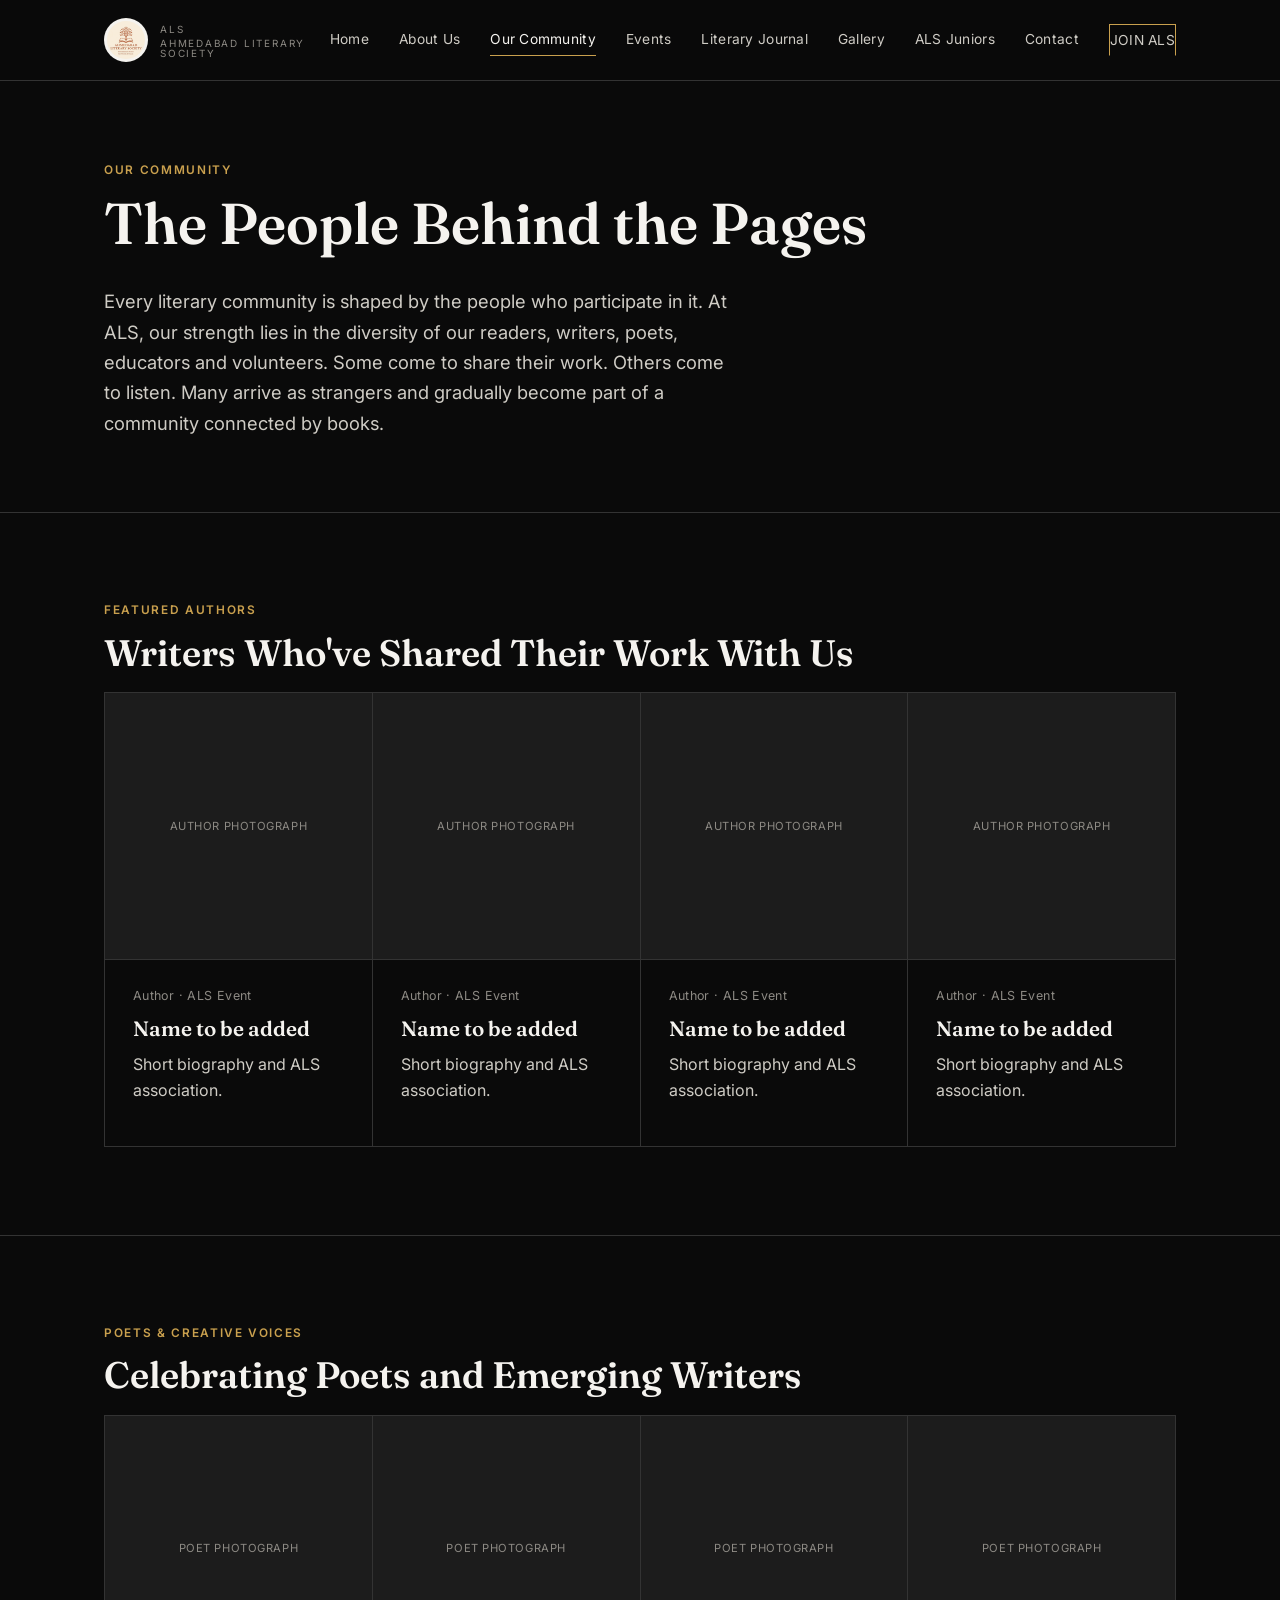
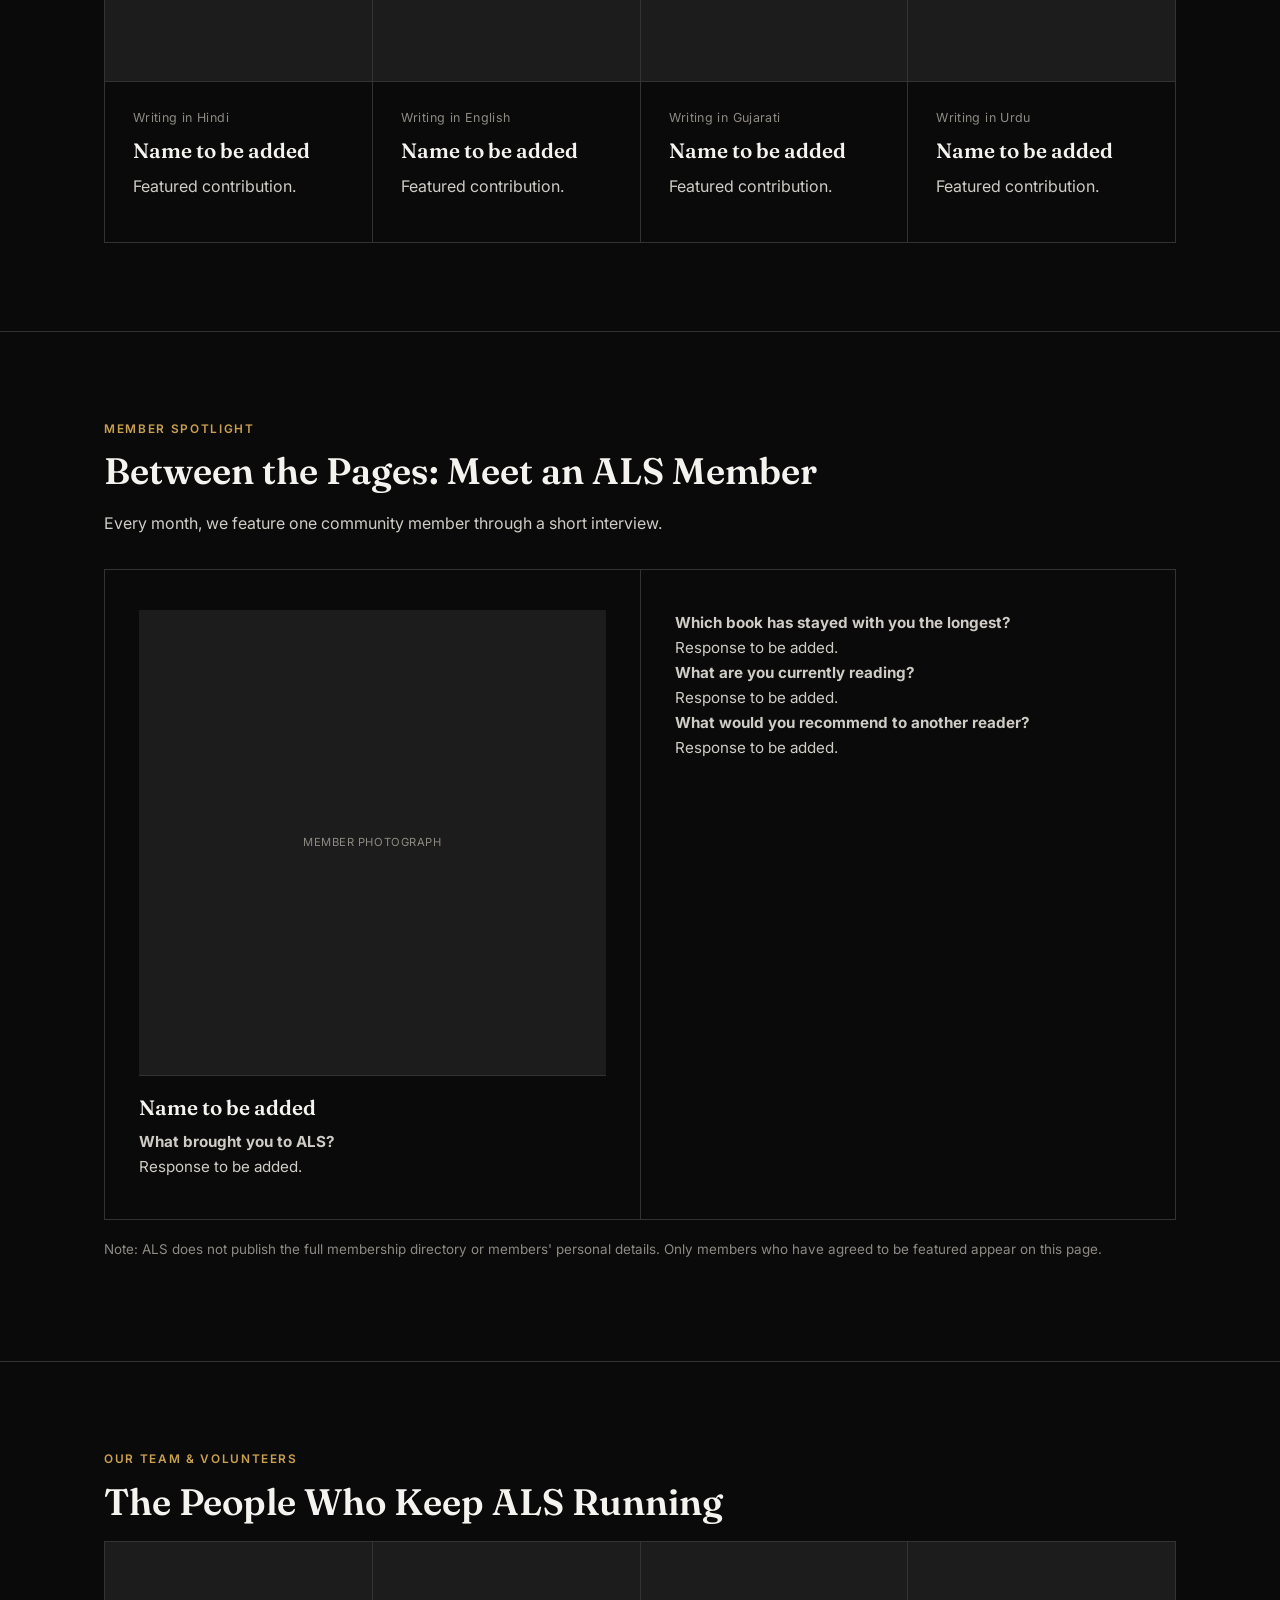
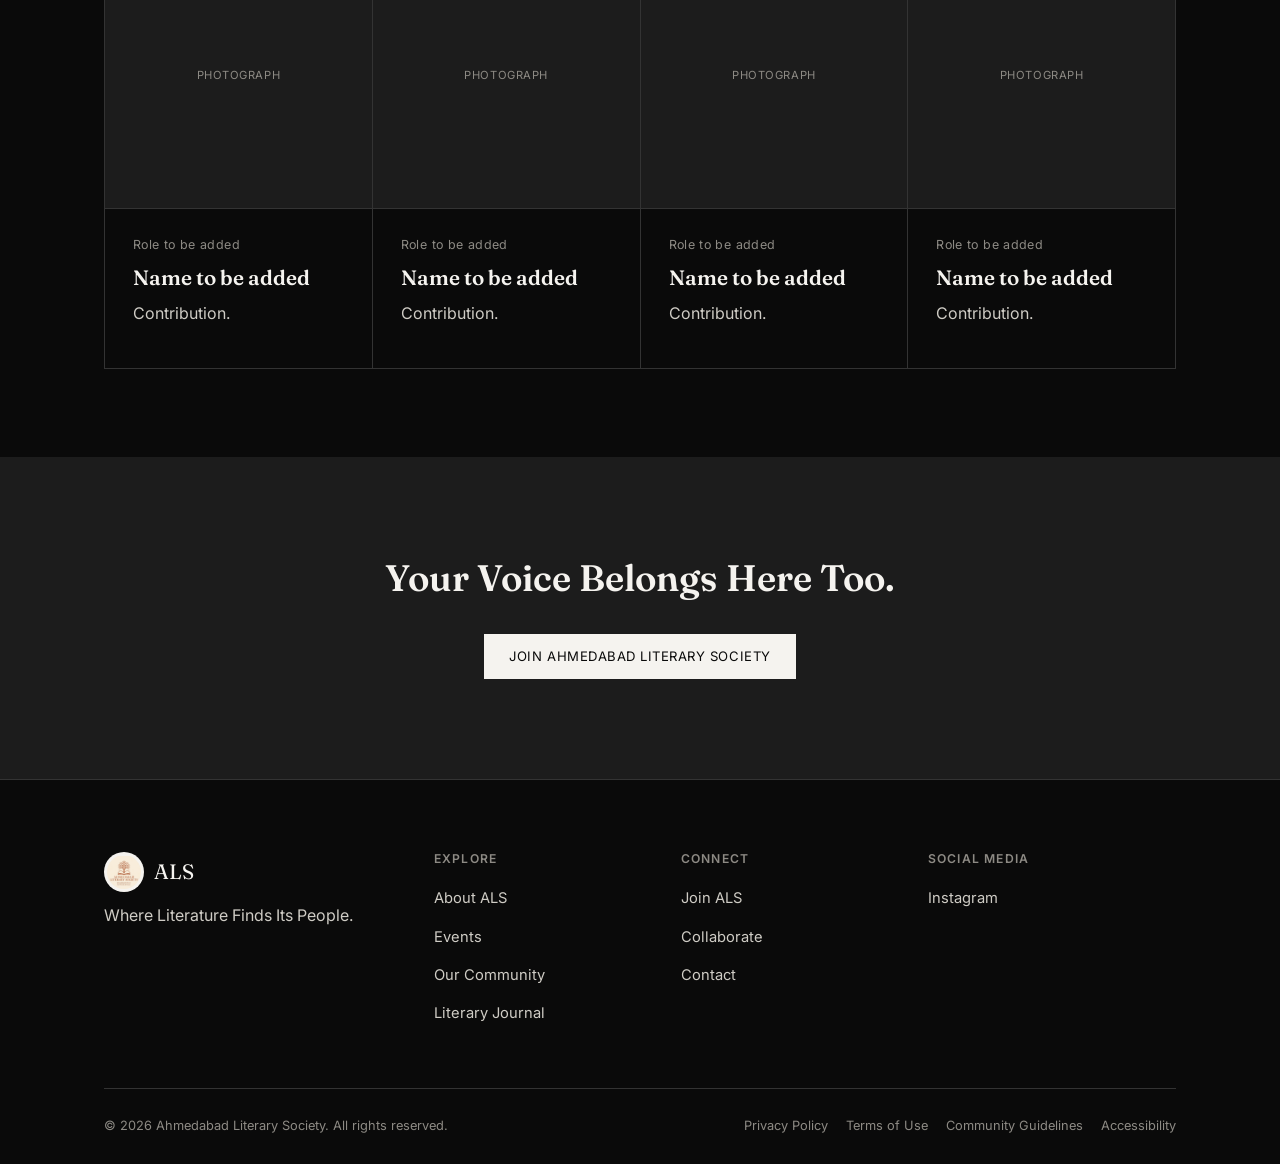
<file: community.html>
<!DOCTYPE html>
<html lang="en">
<head>
<meta charset="UTF-8">
<meta name="viewport" content="width=device-width, initial-scale=1.0">
<title>Our Community | Ahmedabad Literary Society</title>
<meta name="description" content="The people behind the pages — featured authors, poets, members and the team who make Ahmedabad Literary Society possible.">
<link rel="preconnect" href="https://fonts.googleapis.com">
<link href="https://fonts.googleapis.com/css2?family=Fraunces:ital,wght@0,500;0,600;1,500&family=Inter:wght@400;500;600&display=swap" rel="stylesheet">
<link rel="stylesheet" href="assets/css/style.css">
</head>
<body>

<header class="site-header">
  <div class="nav-inner">
    <a href="index.html" class="logo"><img src="assets/img/logo.jpg" alt="Ahmedabad Literary Society" class="logo-img"><span class="logo-text">ALS<span>Ahmedabad Literary Society</span></span></a>
    <nav class="primary-nav">
      <a href="index.html">Home</a>
      <a href="about.html">About Us</a>
      <a href="community.html" class="active">Our Community</a>
      <a href="events.html">Events</a>
      <a href="journal.html">Literary Journal</a>
      <a href="gallery.html">Gallery</a>
      <a href="juniors.html">ALS Juniors</a>
      <a href="contact.html">Contact</a>
      <a href="join.html" class="btn btn-accent">Join ALS</a>
    </nav>
    <button class="nav-toggle" aria-label="Toggle menu">☰</button>
  </div>
</header>

<div class="page-header">
  <div class="wrap">
    <span class="eyebrow">Our Community</span>
    <h1>The People Behind the Pages</h1>
    <p class="lede">Every literary community is shaped by the people who participate in it. At ALS, our strength lies in the diversity of our readers, writers, poets, educators and volunteers. Some come to share their work. Others come to listen. Many arrive as strangers and gradually become part of a community connected by books.</p>
  </div>
</div>

<section>
  <div class="wrap">
    <span class="eyebrow">Featured Authors</span>
    <h2>Writers Who've Shared Their Work With Us</h2>
  </div>
  <div class="wrap">
    <div class="grid grid-4">
      <div class="people-card">
        <div class="people-photo">Author Photograph</div>
        <div class="people-body">
          <span class="people-role">Author · ALS Event</span>
          <h3>Name to be added</h3>
          <p>Short biography and ALS association.</p>
        </div>
      </div>
      <div class="people-card">
        <div class="people-photo">Author Photograph</div>
        <div class="people-body">
          <span class="people-role">Author · ALS Event</span>
          <h3>Name to be added</h3>
          <p>Short biography and ALS association.</p>
        </div>
      </div>
      <div class="people-card">
        <div class="people-photo">Author Photograph</div>
        <div class="people-body">
          <span class="people-role">Author · ALS Event</span>
          <h3>Name to be added</h3>
          <p>Short biography and ALS association.</p>
        </div>
      </div>
      <div class="people-card">
        <div class="people-photo">Author Photograph</div>
        <div class="people-body">
          <span class="people-role">Author · ALS Event</span>
          <h3>Name to be added</h3>
          <p>Short biography and ALS association.</p>
        </div>
      </div>
    </div>
  </div>
</section>

<section>
  <div class="wrap">
    <span class="eyebrow">Poets &amp; Creative Voices</span>
    <h2>Celebrating Poets and Emerging Writers</h2>
  </div>
  <div class="wrap">
    <div class="grid grid-4">
      <div class="people-card">
        <div class="people-photo">Poet Photograph</div>
        <div class="people-body"><span class="people-role">Writing in Hindi</span><h3>Name to be added</h3><p>Featured contribution.</p></div>
      </div>
      <div class="people-card">
        <div class="people-photo">Poet Photograph</div>
        <div class="people-body"><span class="people-role">Writing in English</span><h3>Name to be added</h3><p>Featured contribution.</p></div>
      </div>
      <div class="people-card">
        <div class="people-photo">Poet Photograph</div>
        <div class="people-body"><span class="people-role">Writing in Gujarati</span><h3>Name to be added</h3><p>Featured contribution.</p></div>
      </div>
      <div class="people-card">
        <div class="people-photo">Poet Photograph</div>
        <div class="people-body"><span class="people-role">Writing in Urdu</span><h3>Name to be added</h3><p>Featured contribution.</p></div>
      </div>
    </div>
  </div>
</section>

<section>
  <div class="wrap">
    <span class="eyebrow">Member Spotlight</span>
    <h2>Between the Pages: Meet an ALS Member</h2>
    <p class="max-w-text">Every month, we feature one community member through a short interview.</p>
    <div class="grid grid-2" style="margin-top:32px;">
      <div class="card">
        <div class="people-photo" style="margin-bottom:20px;">Member Photograph</div>
        <h3>Name to be added</h3>
        <p><strong>What brought you to ALS?</strong><br>Response to be added.</p>
      </div>
      <div class="card">
        <p><strong>Which book has stayed with you the longest?</strong><br>Response to be added.</p>
        <p><strong>What are you currently reading?</strong><br>Response to be added.</p>
        <p><strong>What would you recommend to another reader?</strong><br>Response to be added.</p>
      </div>
    </div>
    <p class="form-note">Note: ALS does not publish the full membership directory or members' personal details. Only members who have agreed to be featured appear on this page.</p>
  </div>
</section>

<section>
  <div class="wrap">
    <span class="eyebrow">Our Team &amp; Volunteers</span>
    <h2>The People Who Keep ALS Running</h2>
  </div>
  <div class="wrap">
    <div class="grid grid-4">
      <div class="people-card">
        <div class="people-photo">Photograph</div>
        <div class="people-body"><span class="people-role">Role to be added</span><h3>Name to be added</h3><p>Contribution.</p></div>
      </div>
      <div class="people-card">
        <div class="people-photo">Photograph</div>
        <div class="people-body"><span class="people-role">Role to be added</span><h3>Name to be added</h3><p>Contribution.</p></div>
      </div>
      <div class="people-card">
        <div class="people-photo">Photograph</div>
        <div class="people-body"><span class="people-role">Role to be added</span><h3>Name to be added</h3><p>Contribution.</p></div>
      </div>
      <div class="people-card">
        <div class="people-photo">Photograph</div>
        <div class="people-body"><span class="people-role">Role to be added</span><h3>Name to be added</h3><p>Contribution.</p></div>
      </div>
    </div>
  </div>
</section>

<div class="cta-band">
  <div class="wrap">
    <h2>Your Voice Belongs Here Too.</h2>
    <div class="cta-actions"><a href="join.html" class="btn btn-solid">Join Ahmedabad Literary Society</a></div>
  </div>
</div>

<footer>
  <div class="wrap">
    <div class="footer-grid">
      <div><div class="footer-logo"><img src="assets/img/logo.jpg" alt="Ahmedabad Literary Society logo">ALS</div><p>Where Literature Finds Its People.</p></div>
      <div><h4>Explore</h4><ul><li><a href="about.html">About ALS</a></li><li><a href="events.html">Events</a></li><li><a href="community.html">Our Community</a></li><li><a href="journal.html">Literary Journal</a></li></ul></div>
      <div><h4>Connect</h4><ul><li><a href="join.html">Join ALS</a></li><li><a href="collaborate.html">Collaborate</a></li><li><a href="contact.html">Contact</a></li></ul></div>
      <div><h4>Social Media</h4><ul><li><a href="https://www.instagram.com/ahmedabad_literary_society" target="_blank" rel="noopener">Instagram</a></li></ul></div>
    </div>
    <div class="footer-bottom">
      <span>© 2026 Ahmedabad Literary Society. All rights reserved.</span>
      <div class="footer-links"><a href="#">Privacy Policy</a><a href="#">Terms of Use</a><a href="#">Community Guidelines</a><a href="#">Accessibility</a></div>
    </div>
  </div>
</footer>

<script src="assets/js/main.js"></script>
</body>
</html>
</file>
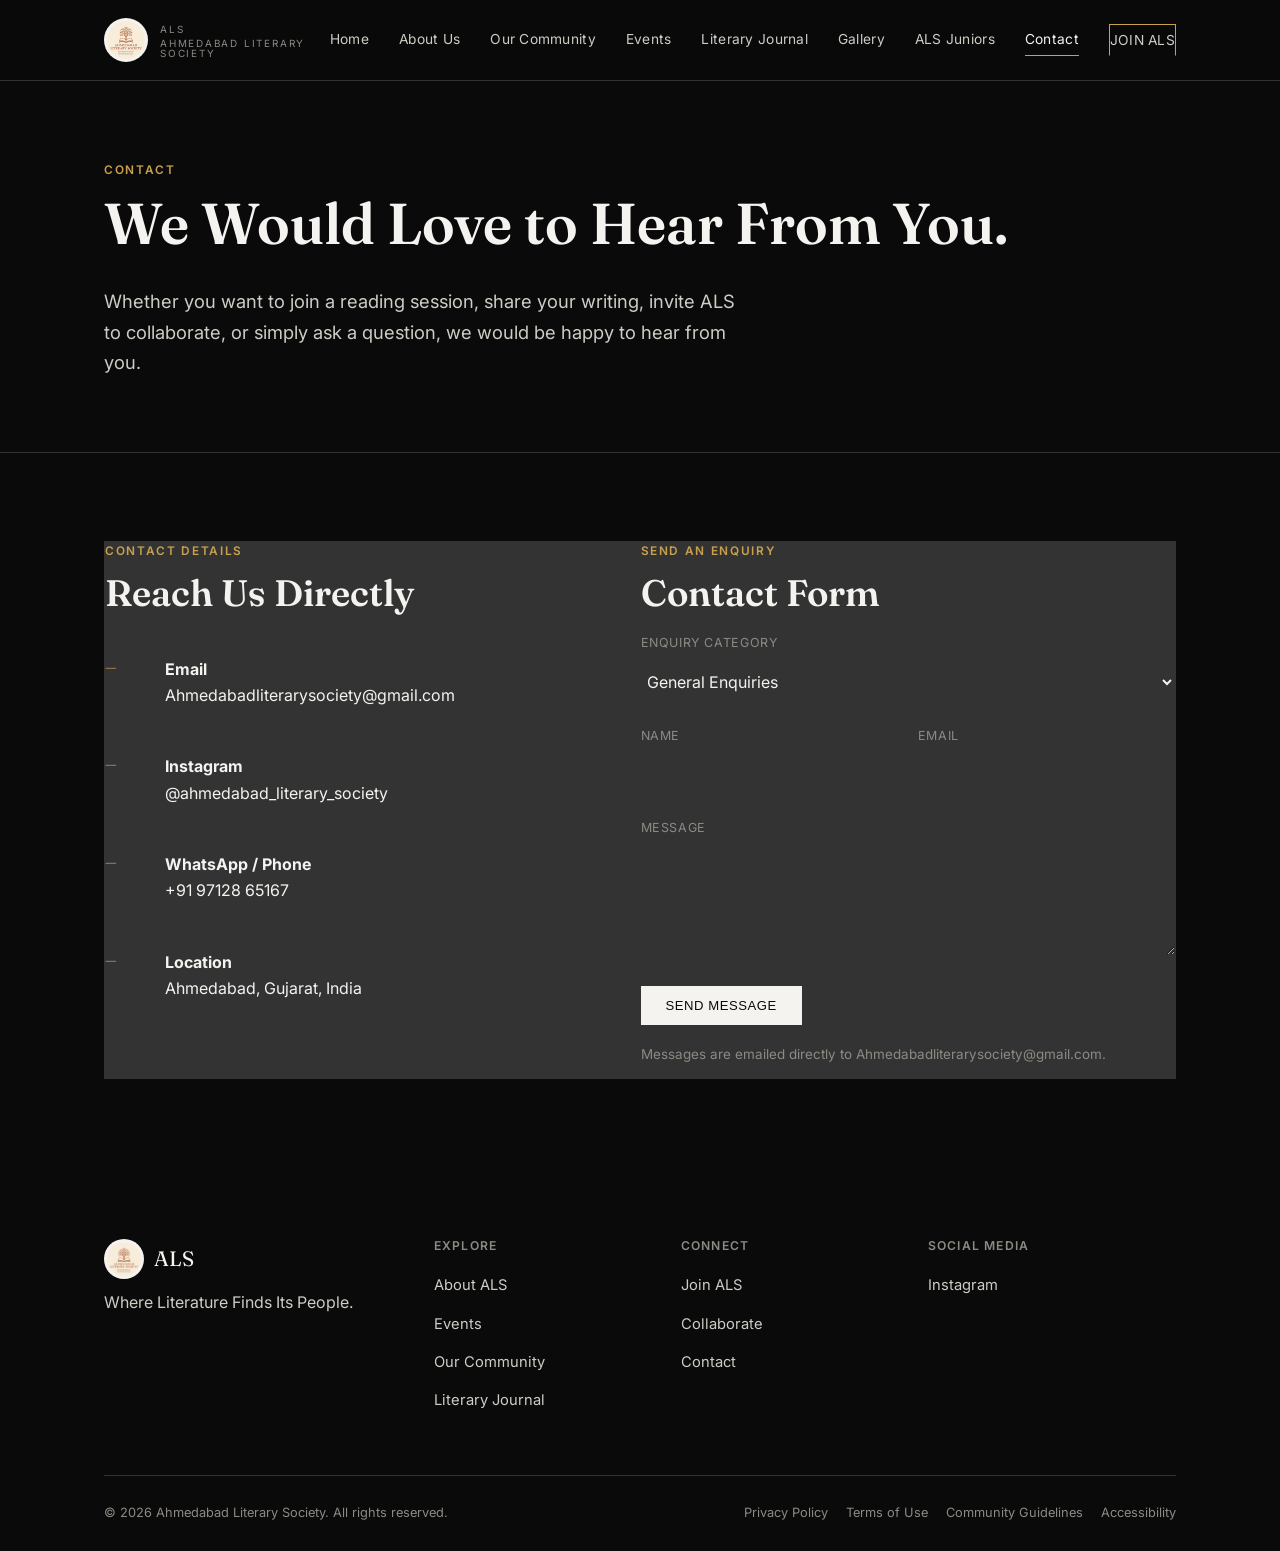
<file: contact.html>
<!DOCTYPE html>
<html lang="en">
<head>
<meta charset="UTF-8">
<meta name="viewport" content="width=device-width, initial-scale=1.0">
<title>Contact | Ahmedabad Literary Society</title>
<meta name="description" content="Get in touch with Ahmedabad Literary Society for membership, event invitations, literary submissions, collaborations and media enquiries.">
<link rel="preconnect" href="https://fonts.googleapis.com">
<link href="https://fonts.googleapis.com/css2?family=Fraunces:ital,wght@0,500;0,600;1,500&family=Inter:wght@400;500;600&display=swap" rel="stylesheet">
<link rel="stylesheet" href="assets/css/style.css">
</head>
<body>

<header class="site-header">
  <div class="nav-inner">
    <a href="index.html" class="logo"><img src="assets/img/logo.jpg" alt="Ahmedabad Literary Society" class="logo-img"><span class="logo-text">ALS<span>Ahmedabad Literary Society</span></span></a>
    <nav class="primary-nav">
      <a href="index.html">Home</a>
      <a href="about.html">About Us</a>
      <a href="community.html">Our Community</a>
      <a href="events.html">Events</a>
      <a href="journal.html">Literary Journal</a>
      <a href="gallery.html">Gallery</a>
      <a href="juniors.html">ALS Juniors</a>
      <a href="contact.html" class="active">Contact</a>
      <a href="join.html" class="btn btn-accent">Join ALS</a>
    </nav>
    <button class="nav-toggle" aria-label="Toggle menu">☰</button>
  </div>
</header>

<div class="page-header">
  <div class="wrap">
    <span class="eyebrow">Contact</span>
    <h1>We Would Love to Hear From You.</h1>
    <p class="lede">Whether you want to join a reading session, share your writing, invite ALS to collaborate, or simply ask a question, we would be happy to hear from you.</p>
  </div>
</div>

<section>
  <div class="wrap">
    <div class="grid grid-2">
      <div>
        <span class="eyebrow">Contact Details</span>
        <h2>Reach Us Directly</h2>
        <ul class="list-clean">
          <li><span class="li-num">—</span><span><strong>Email</strong><br><a href="mailto:Ahmedabadliterarysociety@gmail.com">Ahmedabadliterarysociety@gmail.com</a></span></li>
          <li><span class="li-num">—</span><span><strong>Instagram</strong><br><a href="https://www.instagram.com/ahmedabad_literary_society" target="_blank" rel="noopener">@ahmedabad_literary_society</a></span></li>
          <li><span class="li-num">—</span><span><strong>WhatsApp / Phone</strong><br><a href="tel:+919712865167">+91 97128 65167</a></span></li>
          <li style="border-bottom:none;"><span class="li-num">—</span><span><strong>Location</strong><br>Ahmedabad, Gujarat, India</span></li>
        </ul>
      </div>
      <div>
        <span class="eyebrow">Send an Enquiry</span>
        <h2>Contact Form</h2>
        <form action="https://formsubmit.co/Ahmedabadliterarysociety@gmail.com" method="POST">
          <input type="hidden" name="_subject" value="New Contact Enquiry — ALS Website">
          <input type="hidden" name="_template" value="table">
          <input type="text" name="_honey" style="display:none">
          <div class="field">
            <label for="ct-category">Enquiry Category</label>
            <select id="ct-category" name="category">
              <option>General Enquiries</option>
              <option>Membership</option>
              <option>Event Invitations</option>
              <option>Literary Submissions</option>
              <option>Collaborations</option>
              <option>Media Enquiries</option>
              <option>ALS Juniors</option>
            </select>
          </div>
          <div class="form-row">
            <div class="field"><label for="ct-name">Name</label><input type="text" id="ct-name" name="name"></div>
            <div class="field"><label for="ct-email">Email</label><input type="email" id="ct-email" name="email"></div>
          </div>
          <div class="field"><label for="ct-message">Message</label><textarea id="ct-message" name="message"></textarea></div>
          <button type="submit" class="btn btn-solid">Send Message</button>
          <p class="form-note">Messages are emailed directly to Ahmedabadliterarysociety@gmail.com.</p>
        </form>
      </div>
    </div>
  </div>
</section>

<footer>
  <div class="wrap">
    <div class="footer-grid">
      <div><div class="footer-logo"><img src="assets/img/logo.jpg" alt="Ahmedabad Literary Society logo">ALS</div><p>Where Literature Finds Its People.</p></div>
      <div><h4>Explore</h4><ul><li><a href="about.html">About ALS</a></li><li><a href="events.html">Events</a></li><li><a href="community.html">Our Community</a></li><li><a href="journal.html">Literary Journal</a></li></ul></div>
      <div><h4>Connect</h4><ul><li><a href="join.html">Join ALS</a></li><li><a href="collaborate.html">Collaborate</a></li><li><a href="contact.html">Contact</a></li></ul></div>
      <div><h4>Social Media</h4><ul><li><a href="https://www.instagram.com/ahmedabad_literary_society" target="_blank" rel="noopener">Instagram</a></li></ul></div>
    </div>
    <div class="footer-bottom">
      <span>© 2026 Ahmedabad Literary Society. All rights reserved.</span>
      <div class="footer-links"><a href="#">Privacy Policy</a><a href="#">Terms of Use</a><a href="#">Community Guidelines</a><a href="#">Accessibility</a></div>
    </div>
  </div>
</footer>

<script src="assets/js/main.js"></script>
</body>
</html>
</file>
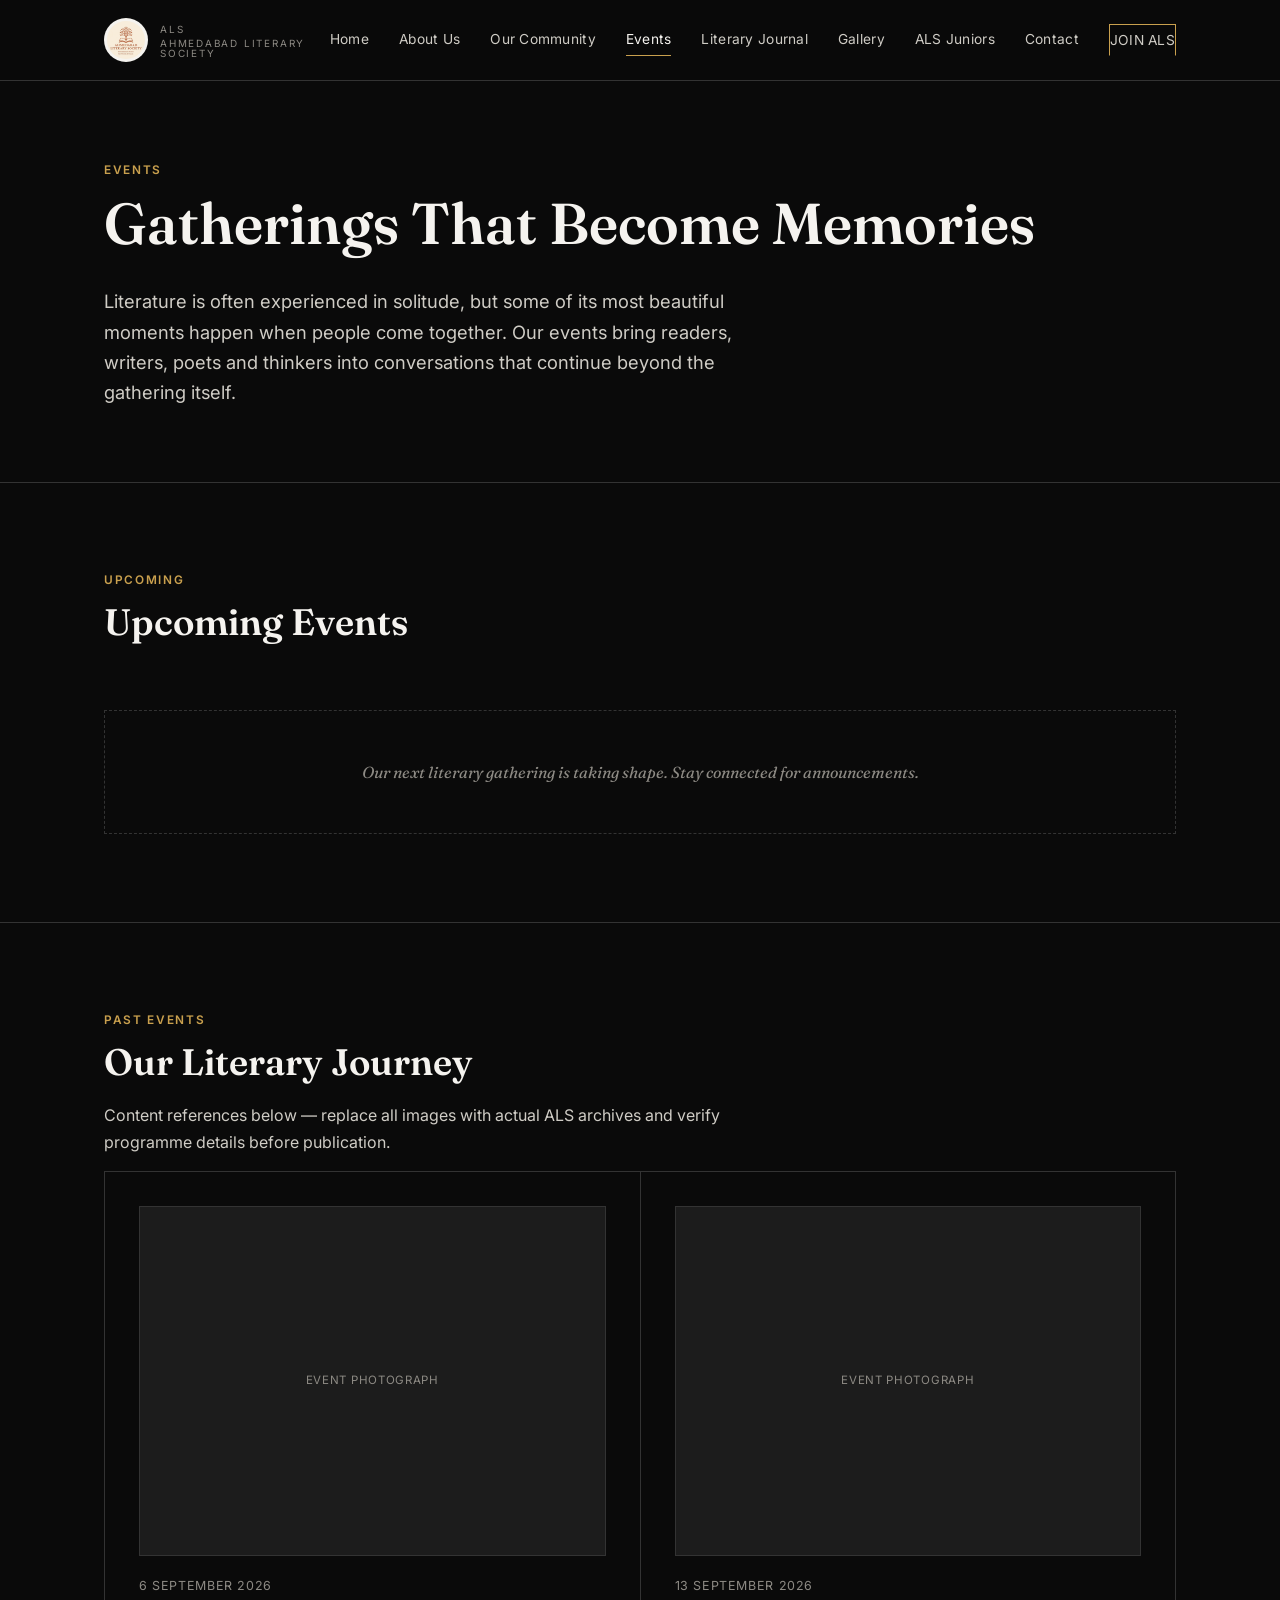
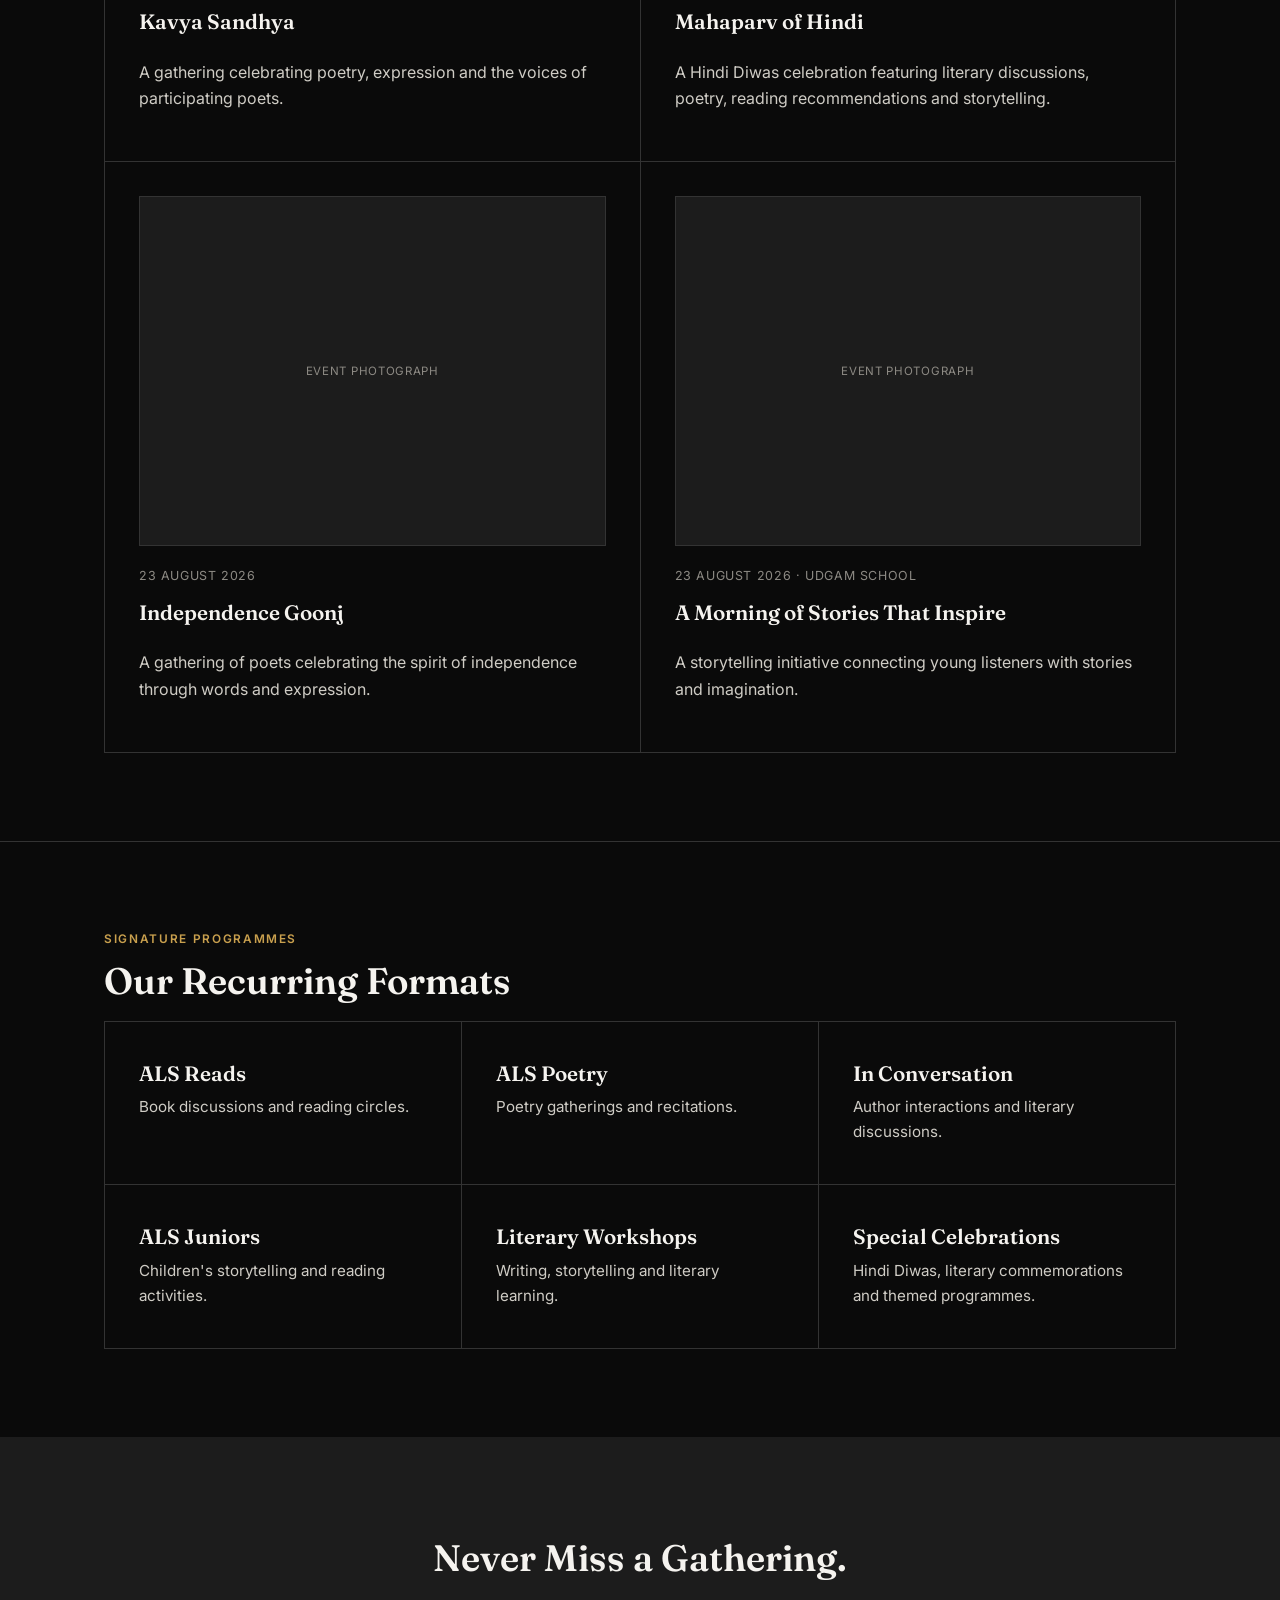
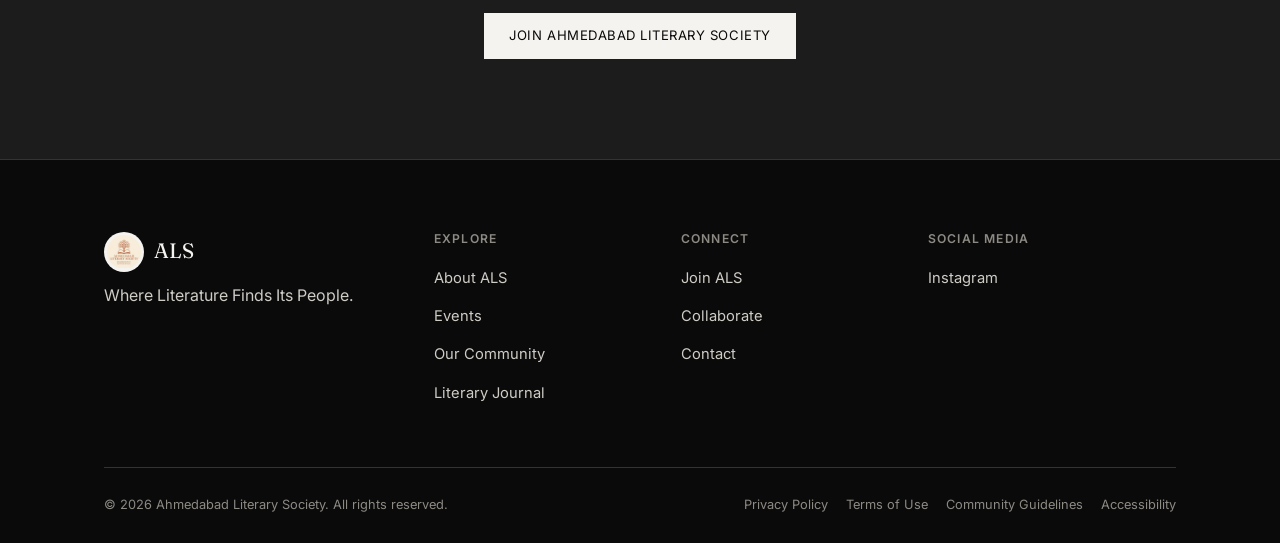
<file: events.html>
<!DOCTYPE html>
<html lang="en">
<head>
<meta charset="UTF-8">
<meta name="viewport" content="width=device-width, initial-scale=1.0">
<title>Events | Ahmedabad Literary Society</title>
<meta name="description" content="Upcoming and past Ahmedabad Literary Society events — book discussions, poetry gatherings, author conversations and signature programmes.">
<link rel="preconnect" href="https://fonts.googleapis.com">
<link href="https://fonts.googleapis.com/css2?family=Fraunces:ital,wght@0,500;0,600;1,500&family=Inter:wght@400;500;600&display=swap" rel="stylesheet">
<link rel="stylesheet" href="assets/css/style.css">
</head>
<body>

<header class="site-header">
  <div class="nav-inner">
    <a href="index.html" class="logo"><img src="assets/img/logo.jpg" alt="Ahmedabad Literary Society" class="logo-img"><span class="logo-text">ALS<span>Ahmedabad Literary Society</span></span></a>
    <nav class="primary-nav">
      <a href="index.html">Home</a>
      <a href="about.html">About Us</a>
      <a href="community.html">Our Community</a>
      <a href="events.html" class="active">Events</a>
      <a href="journal.html">Literary Journal</a>
      <a href="gallery.html">Gallery</a>
      <a href="juniors.html">ALS Juniors</a>
      <a href="contact.html">Contact</a>
      <a href="join.html" class="btn btn-accent">Join ALS</a>
    </nav>
    <button class="nav-toggle" aria-label="Toggle menu">☰</button>
  </div>
</header>

<div class="page-header">
  <div class="wrap">
    <span class="eyebrow">Events</span>
    <h1>Gatherings That Become Memories</h1>
    <p class="lede">Literature is often experienced in solitude, but some of its most beautiful moments happen when people come together. Our events bring readers, writers, poets and thinkers into conversations that continue beyond the gathering itself.</p>
  </div>
</div>

<section>
  <div class="wrap">
    <div class="section-head">
      <div><span class="eyebrow">Upcoming</span><h2>Upcoming Events</h2></div>
    </div>
    <div class="empty-note">Our next literary gathering is taking shape. Stay connected for announcements.</div>
  </div>
</section>

<section>
  <div class="wrap">
    <span class="eyebrow">Past Events</span>
    <h2>Our Literary Journey</h2>
    <p class="max-w-text">Content references below — replace all images with actual ALS archives and verify programme details before publication.</p>
  </div>
  <div class="wrap">
    <div class="grid grid-2">
      <div class="event-card">
        <div class="event-thumb">Event Photograph</div>
        <span class="event-meta">6 September 2026</span>
        <h3>Kavya Sandhya</h3>
        <p>A gathering celebrating poetry, expression and the voices of participating poets.</p>
      </div>
      <div class="event-card">
        <div class="event-thumb">Event Photograph</div>
        <span class="event-meta">13 September 2026</span>
        <h3>Mahaparv of Hindi</h3>
        <p>A Hindi Diwas celebration featuring literary discussions, poetry, reading recommendations and storytelling.</p>
      </div>
      <div class="event-card">
        <div class="event-thumb">Event Photograph</div>
        <span class="event-meta">23 August 2026</span>
        <h3>Independence Goonj</h3>
        <p>A gathering of poets celebrating the spirit of independence through words and expression.</p>
      </div>
      <div class="event-card">
        <div class="event-thumb">Event Photograph</div>
        <span class="event-meta">23 August 2026 · Udgam School</span>
        <h3>A Morning of Stories That Inspire</h3>
        <p>A storytelling initiative connecting young listeners with stories and imagination.</p>
      </div>
    </div>
  </div>
</section>

<section>
  <div class="wrap">
    <span class="eyebrow">Signature Programmes</span>
    <h2>Our Recurring Formats</h2>
  </div>
  <div class="wrap">
    <div class="grid grid-3">
      <div class="card"><h3>ALS Reads</h3><p>Book discussions and reading circles.</p></div>
      <div class="card"><h3>ALS Poetry</h3><p>Poetry gatherings and recitations.</p></div>
      <div class="card"><h3>In Conversation</h3><p>Author interactions and literary discussions.</p></div>
      <div class="card"><h3>ALS Juniors</h3><p>Children's storytelling and reading activities.</p></div>
      <div class="card"><h3>Literary Workshops</h3><p>Writing, storytelling and literary learning.</p></div>
      <div class="card"><h3>Special Celebrations</h3><p>Hindi Diwas, literary commemorations and themed programmes.</p></div>
    </div>
  </div>
</section>

<div class="cta-band">
  <div class="wrap">
    <h2>Never Miss a Gathering.</h2>
    <div class="cta-actions"><a href="join.html" class="btn btn-solid">Join Ahmedabad Literary Society</a></div>
  </div>
</div>

<footer>
  <div class="wrap">
    <div class="footer-grid">
      <div><div class="footer-logo"><img src="assets/img/logo.jpg" alt="Ahmedabad Literary Society logo">ALS</div><p>Where Literature Finds Its People.</p></div>
      <div><h4>Explore</h4><ul><li><a href="about.html">About ALS</a></li><li><a href="events.html">Events</a></li><li><a href="community.html">Our Community</a></li><li><a href="journal.html">Literary Journal</a></li></ul></div>
      <div><h4>Connect</h4><ul><li><a href="join.html">Join ALS</a></li><li><a href="collaborate.html">Collaborate</a></li><li><a href="contact.html">Contact</a></li></ul></div>
      <div><h4>Social Media</h4><ul><li><a href="https://www.instagram.com/ahmedabad_literary_society" target="_blank" rel="noopener">Instagram</a></li></ul></div>
    </div>
    <div class="footer-bottom">
      <span>© 2026 Ahmedabad Literary Society. All rights reserved.</span>
      <div class="footer-links"><a href="#">Privacy Policy</a><a href="#">Terms of Use</a><a href="#">Community Guidelines</a><a href="#">Accessibility</a></div>
    </div>
  </div>
</footer>

<script src="assets/js/main.js"></script>
</body>
</html>
</file>
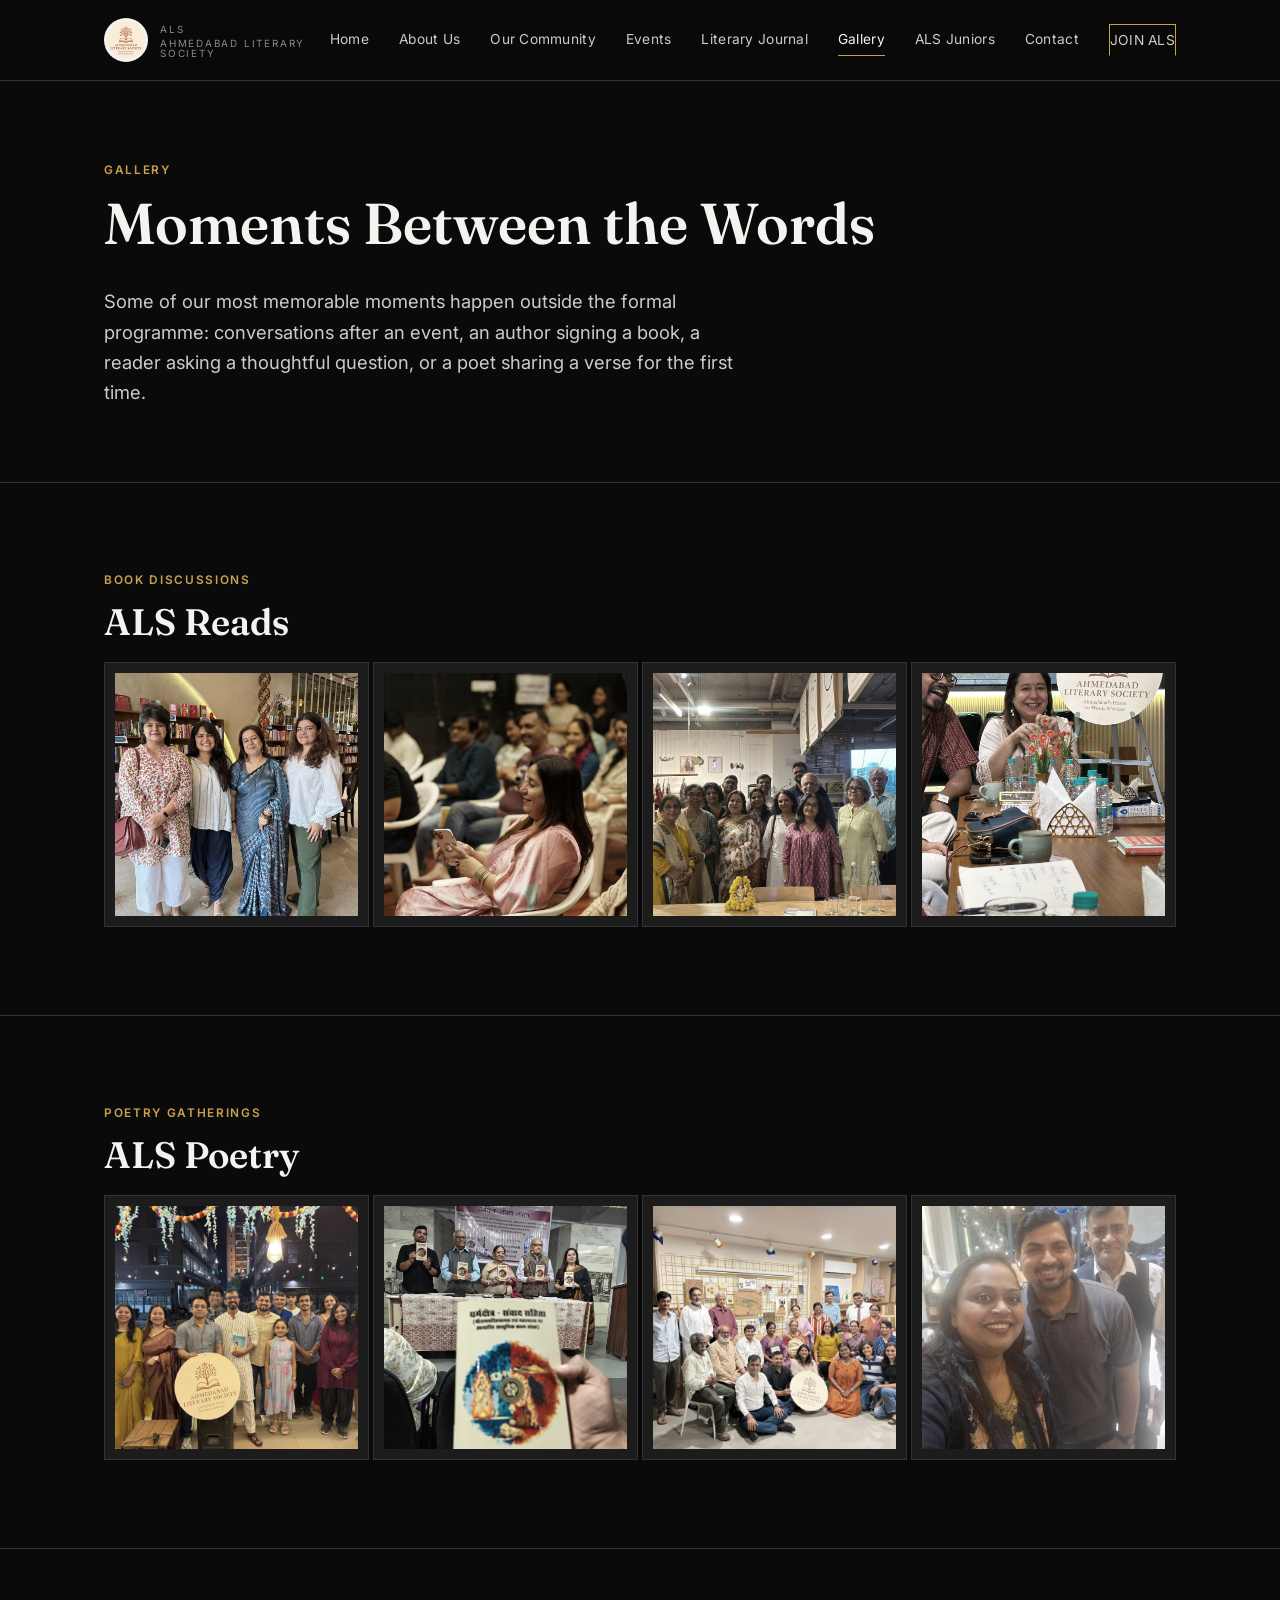
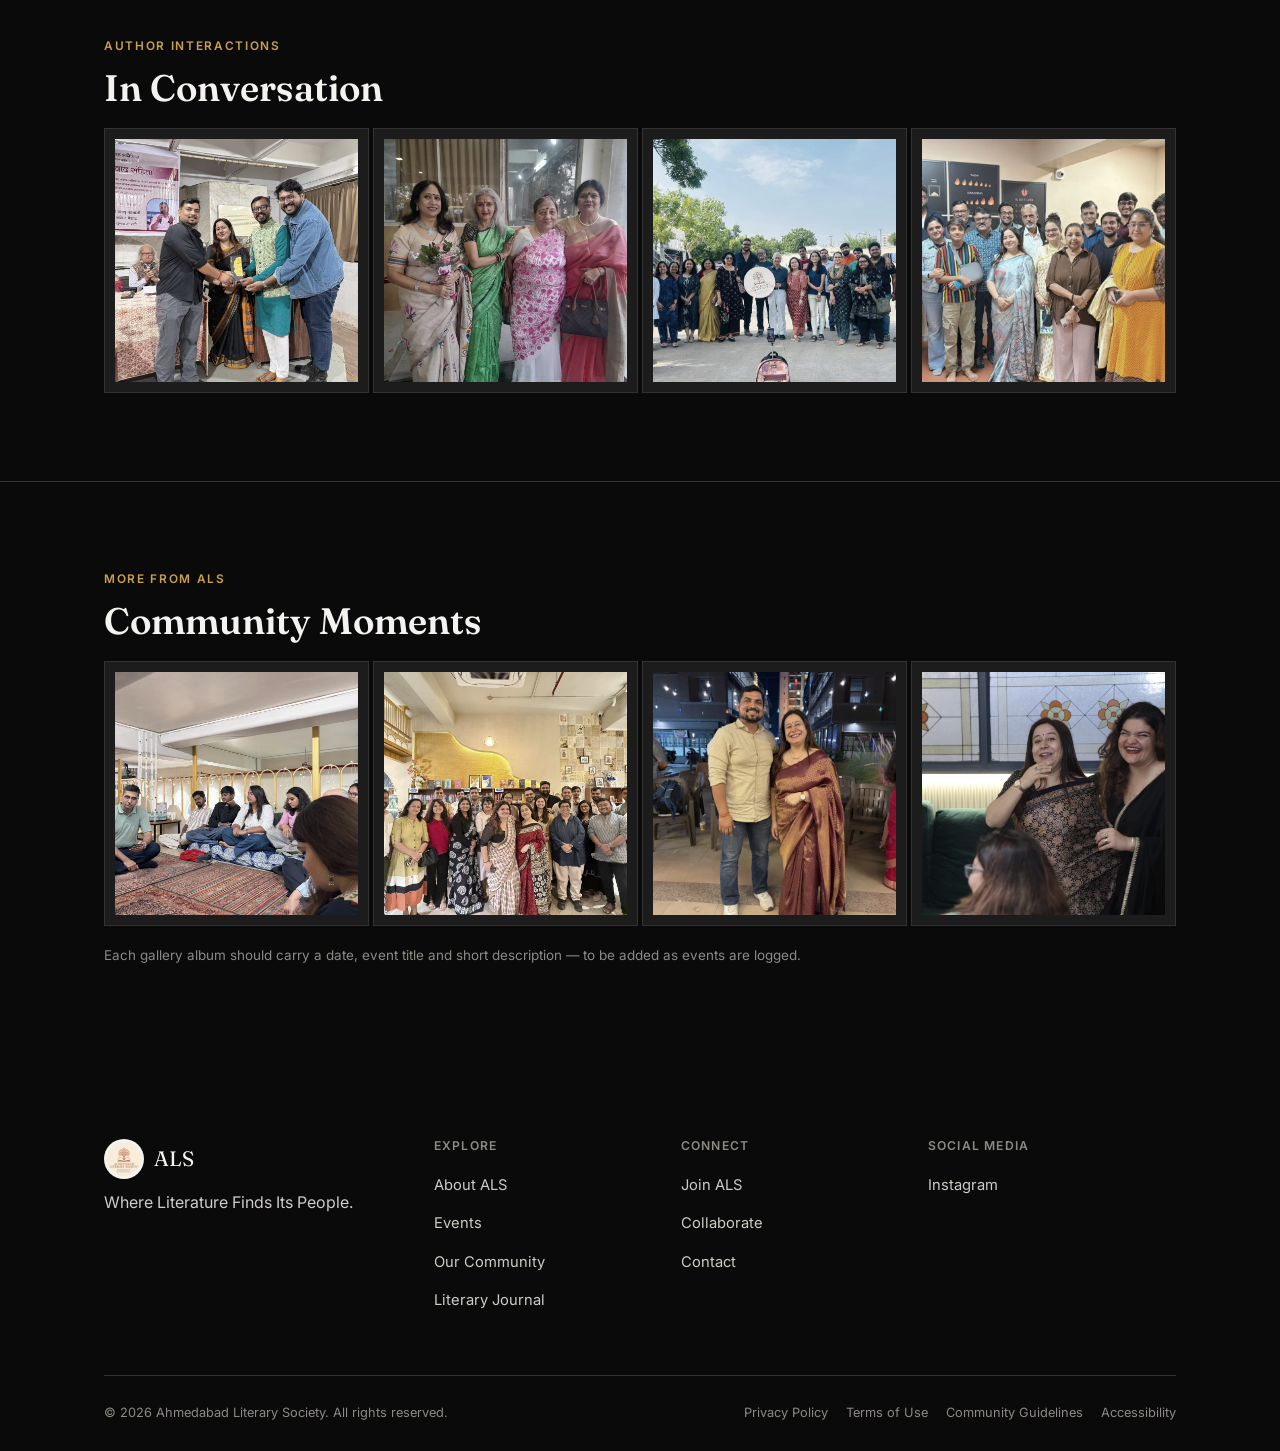
<file: gallery.html>
<!DOCTYPE html>
<html lang="en">
<head>
<meta charset="UTF-8">
<meta name="viewport" content="width=device-width, initial-scale=1.0">
<title>Gallery | Ahmedabad Literary Society</title>
<meta name="description" content="Photographs and videos from Ahmedabad Literary Society events — book discussions, poetry gatherings, author interactions and ALS Juniors.">
<link rel="preconnect" href="https://fonts.googleapis.com">
<link href="https://fonts.googleapis.com/css2?family=Fraunces:ital,wght@0,500;0,600;1,500&family=Inter:wght@400;500;600&display=swap" rel="stylesheet">
<link rel="stylesheet" href="assets/css/style.css">
</head>
<body>

<header class="site-header">
  <div class="nav-inner">
    <a href="index.html" class="logo"><img src="assets/img/logo.jpg" alt="Ahmedabad Literary Society" class="logo-img"><span class="logo-text">ALS<span>Ahmedabad Literary Society</span></span></a>
    <nav class="primary-nav">
      <a href="index.html">Home</a>
      <a href="about.html">About Us</a>
      <a href="community.html">Our Community</a>
      <a href="events.html">Events</a>
      <a href="journal.html">Literary Journal</a>
      <a href="gallery.html" class="active">Gallery</a>
      <a href="juniors.html">ALS Juniors</a>
      <a href="contact.html">Contact</a>
      <a href="join.html" class="btn btn-accent">Join ALS</a>
    </nav>
    <button class="nav-toggle" aria-label="Toggle menu">☰</button>
  </div>
</header>

<div class="page-header">
  <div class="wrap">
    <span class="eyebrow">Gallery</span>
    <h1>Moments Between the Words</h1>
    <p class="lede">Some of our most memorable moments happen outside the formal programme: conversations after an event, an author signing a book, a reader asking a thoughtful question, or a poet sharing a verse for the first time.</p>
  </div>
</div>

<section>
  <div class="wrap">
    <span class="eyebrow">Book Discussions</span>
    <h2>ALS Reads</h2>
  </div>
  <div class="wrap">
    <div class="gallery-grid">
      <div class="gallery-item"><img src="assets/img/gallery/gallery-01.jpg" alt="ALS book discussion gathering"></div>
      <div class="gallery-item"><img src="assets/img/gallery/gallery-02.jpg" alt="ALS members at a reading session"></div>
      <div class="gallery-item"><img src="assets/img/gallery/gallery-03.jpg" alt="ALS reading circle"></div>
      <div class="gallery-item"><img src="assets/img/gallery/gallery-04.jpg" alt="ALS members at a book event"></div>
    </div>
  </div>
</section>

<section>
  <div class="wrap">
    <span class="eyebrow">Poetry Gatherings</span>
    <h2>ALS Poetry</h2>
  </div>
  <div class="wrap">
    <div class="gallery-grid">
      <div class="gallery-item"><img src="assets/img/gallery/gallery-05.jpg" alt="ALS poetry gathering"></div>
      <div class="gallery-item"><img src="assets/img/gallery/gallery-06.jpg" alt="Poets at an ALS evening"></div>
      <div class="gallery-item"><img src="assets/img/gallery/gallery-07.jpg" alt="ALS poetry recitation"></div>
      <div class="gallery-item"><img src="assets/img/gallery/gallery-08.jpg" alt="ALS poetry community"></div>
    </div>
  </div>
</section>

<section>
  <div class="wrap">
    <span class="eyebrow">Author Interactions</span>
    <h2>In Conversation</h2>
  </div>
  <div class="wrap">
    <div class="gallery-grid">
      <div class="gallery-item"><img src="assets/img/gallery/gallery-09.jpg" alt="Author in conversation at ALS"></div>
      <div class="gallery-item"><img src="assets/img/gallery/gallery-10.jpg" alt="Book launch hosted by ALS"></div>
      <div class="gallery-item"><img src="assets/img/gallery/gallery-11.jpg" alt="ALS author event"></div>
      <div class="gallery-item"><img src="assets/img/gallery/gallery-12.jpg" alt="ALS panel discussion"></div>
    </div>
  </div>
</section>

<section>
  <div class="wrap">
    <span class="eyebrow">More From ALS</span>
    <h2>Community Moments</h2>
  </div>
  <div class="wrap">
    <div class="gallery-grid">
      <div class="gallery-item"><img src="assets/img/gallery/gallery-14.jpg" alt="ALS community gathering"></div>
      <div class="gallery-item"><img src="assets/img/gallery/gallery-15.jpg" alt="ALS members together"></div>
      <div class="gallery-item"><img src="assets/img/gallery/gallery-16.jpg" alt="ALS evening event"></div>
      <div class="gallery-item"><img src="assets/img/gallery/gallery-17.jpg" alt="ALS community celebration"></div>
    </div>
    <p class="form-note">Each gallery album should carry a date, event title and short description — to be added as events are logged.</p>
  </div>
</section>

<footer>
  <div class="wrap">
    <div class="footer-grid">
      <div><div class="footer-logo"><img src="assets/img/logo.jpg" alt="Ahmedabad Literary Society logo">ALS</div><p>Where Literature Finds Its People.</p></div>
      <div><h4>Explore</h4><ul><li><a href="about.html">About ALS</a></li><li><a href="events.html">Events</a></li><li><a href="community.html">Our Community</a></li><li><a href="journal.html">Literary Journal</a></li></ul></div>
      <div><h4>Connect</h4><ul><li><a href="join.html">Join ALS</a></li><li><a href="collaborate.html">Collaborate</a></li><li><a href="contact.html">Contact</a></li></ul></div>
      <div><h4>Social Media</h4><ul><li><a href="https://www.instagram.com/ahmedabad_literary_society" target="_blank" rel="noopener">Instagram</a></li></ul></div>
    </div>
    <div class="footer-bottom">
      <span>© 2026 Ahmedabad Literary Society. All rights reserved.</span>
      <div class="footer-links"><a href="#">Privacy Policy</a><a href="#">Terms of Use</a><a href="#">Community Guidelines</a><a href="#">Accessibility</a></div>
    </div>
  </div>
</footer>

<script src="assets/js/main.js"></script>
</body>
</html>
</file>
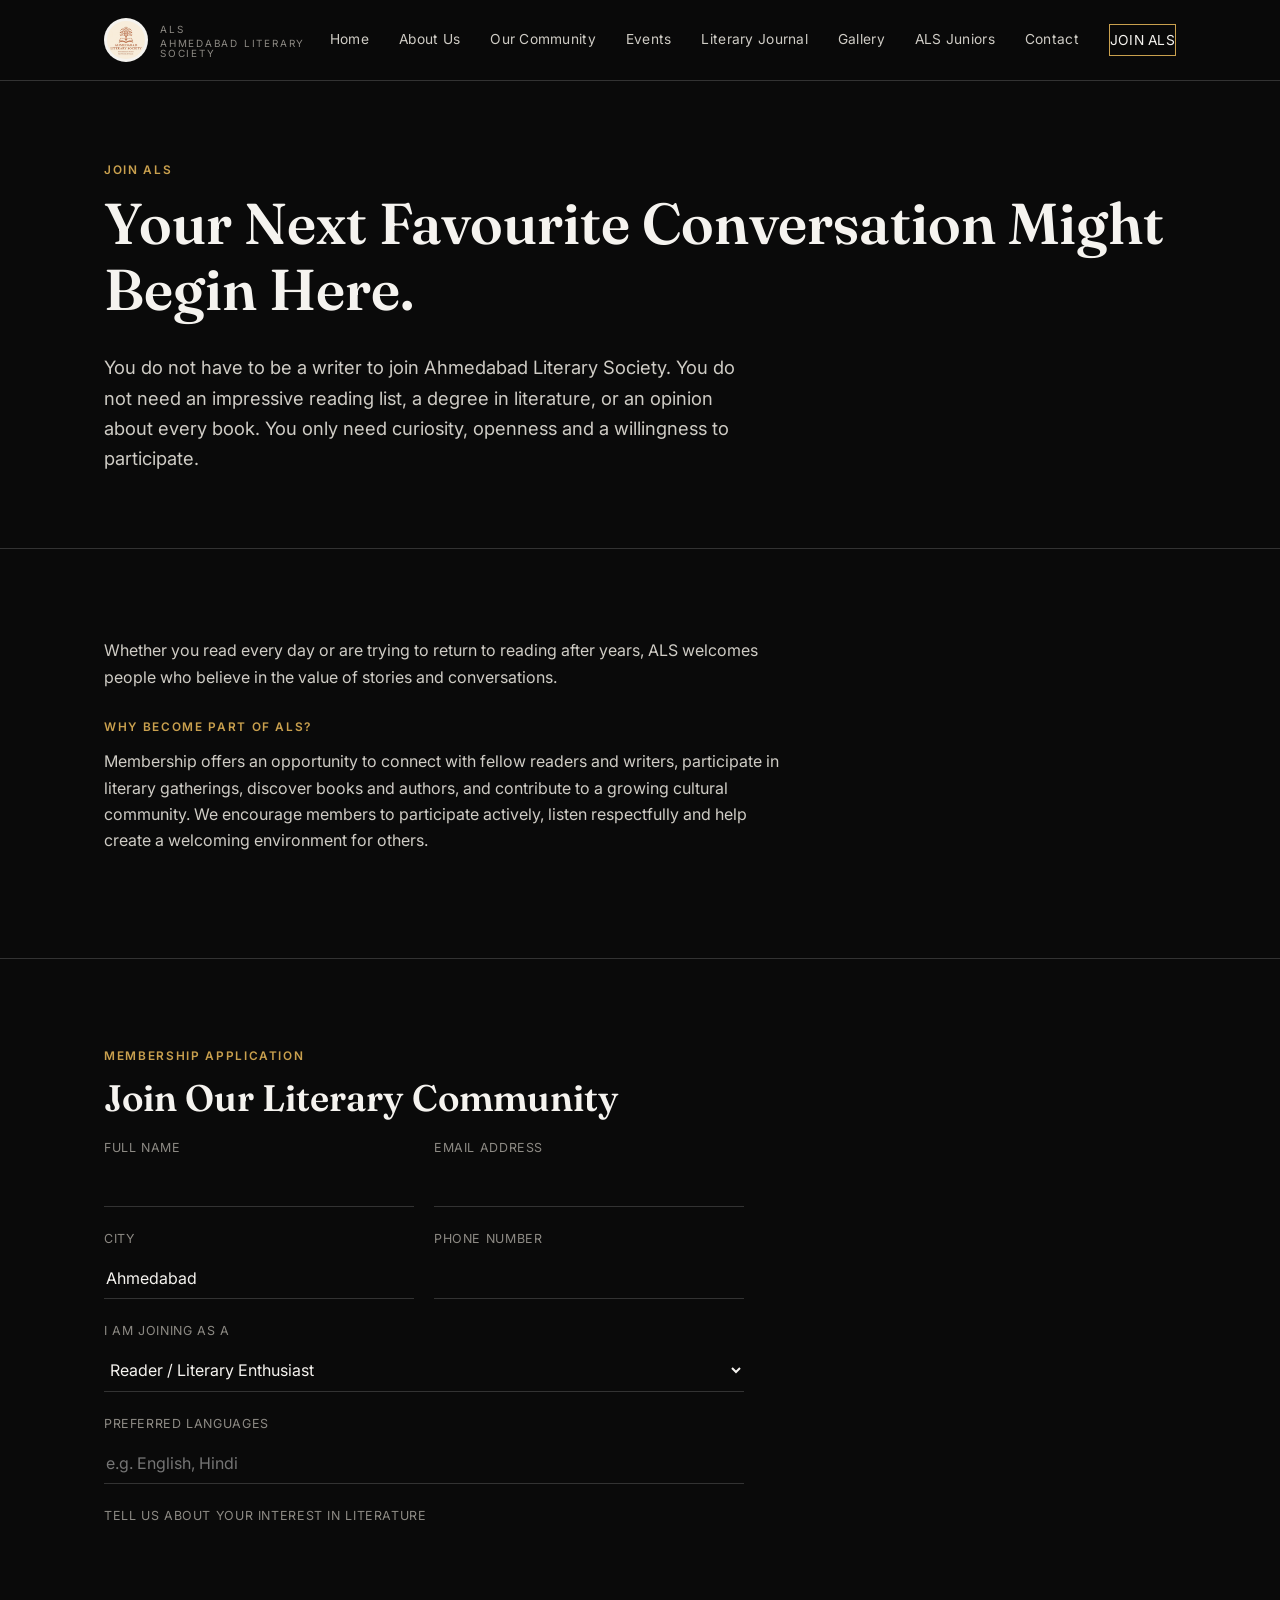
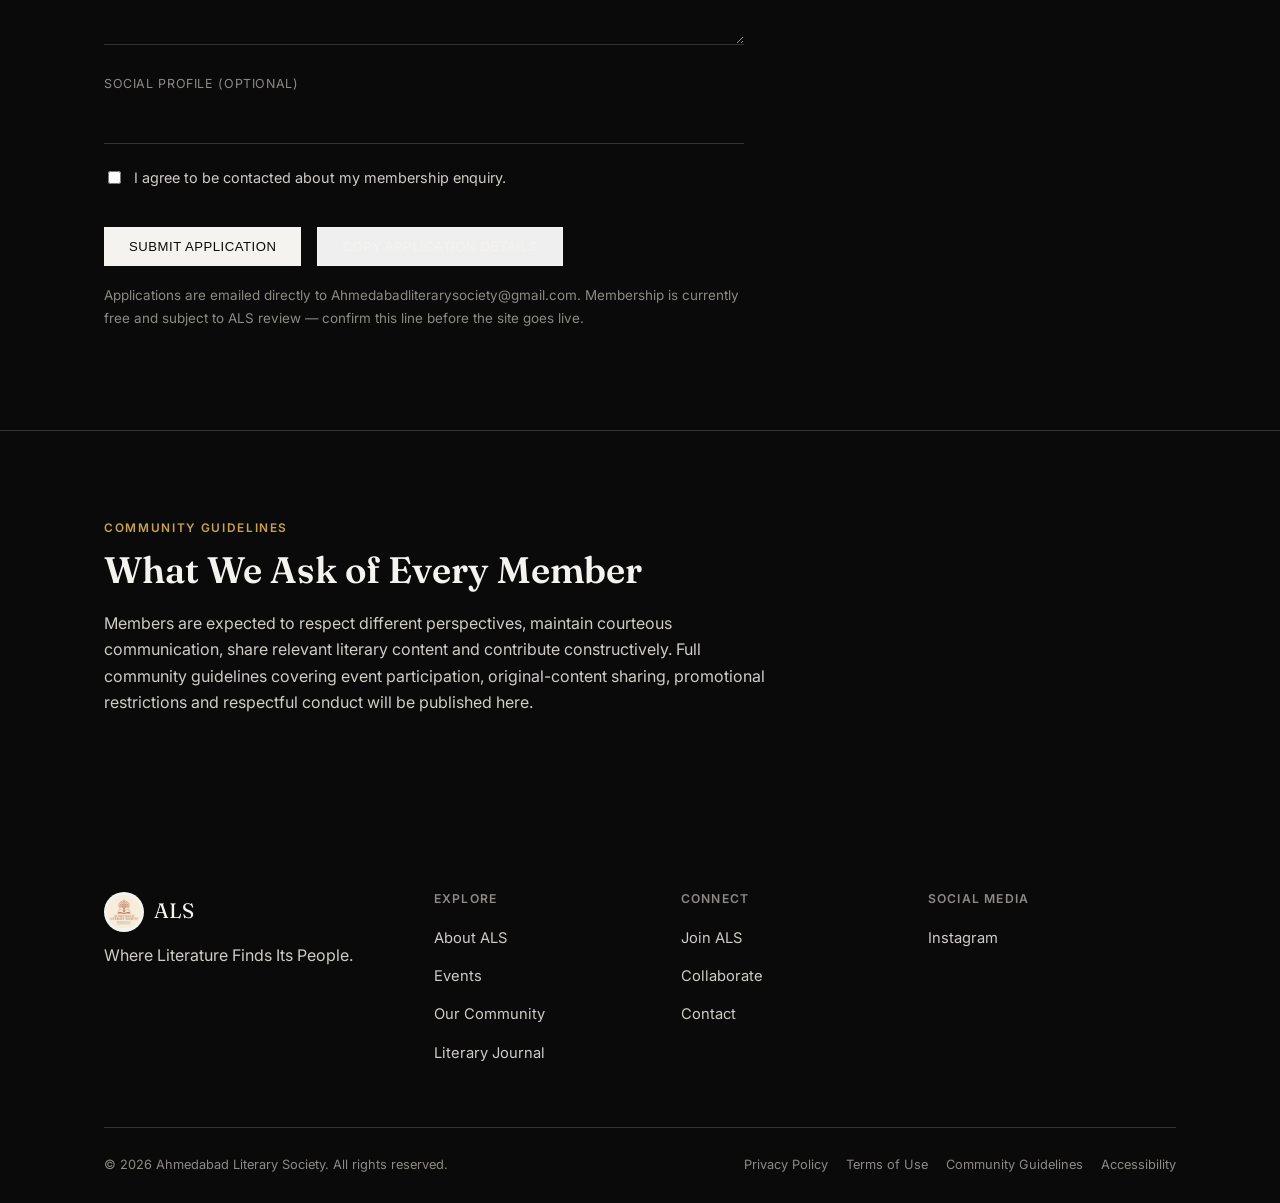
<file: join.html>
<!DOCTYPE html>
<html lang="en">
<head>
<meta charset="UTF-8">
<meta name="viewport" content="width=device-width, initial-scale=1.0">
<title>Join ALS | Ahmedabad Literary Society</title>
<meta name="description" content="Become part of Ahmedabad Literary Society. You do not need to be a writer — only curiosity, openness and a willingness to participate.">
<link rel="preconnect" href="https://fonts.googleapis.com">
<link href="https://fonts.googleapis.com/css2?family=Fraunces:ital,wght@0,500;0,600;1,500&family=Inter:wght@400;500;600&display=swap" rel="stylesheet">
<link rel="stylesheet" href="assets/css/style.css">
</head>
<body>

<header class="site-header">
  <div class="nav-inner">
    <a href="index.html" class="logo"><img src="assets/img/logo.jpg" alt="Ahmedabad Literary Society" class="logo-img"><span class="logo-text">ALS<span>Ahmedabad Literary Society</span></span></a>
    <nav class="primary-nav">
      <a href="index.html">Home</a>
      <a href="about.html">About Us</a>
      <a href="community.html">Our Community</a>
      <a href="events.html">Events</a>
      <a href="journal.html">Literary Journal</a>
      <a href="gallery.html">Gallery</a>
      <a href="juniors.html">ALS Juniors</a>
      <a href="contact.html">Contact</a>
      <a href="join.html" class="btn btn-accent active">Join ALS</a>
    </nav>
    <button class="nav-toggle" aria-label="Toggle menu">☰</button>
  </div>
</header>

<div class="page-header">
  <div class="wrap">
    <span class="eyebrow">Join ALS</span>
    <h1>Your Next Favourite Conversation Might Begin Here.</h1>
    <p class="lede">You do not have to be a writer to join Ahmedabad Literary Society. You do not need an impressive reading list, a degree in literature, or an opinion about every book. You only need curiosity, openness and a willingness to participate.</p>
  </div>
</div>

<section>
  <div class="wrap">
    <p class="max-w-text">Whether you read every day or are trying to return to reading after years, ALS welcomes people who believe in the value of stories and conversations.</p>
    <span class="eyebrow" style="margin-top:28px;display:block;">Why Become Part of ALS?</span>
    <p class="max-w-text">Membership offers an opportunity to connect with fellow readers and writers, participate in literary gatherings, discover books and authors, and contribute to a growing cultural community. We encourage members to participate actively, listen respectfully and help create a welcoming environment for others.</p>
  </div>
</section>

<section>
  <div class="wrap">
    <span class="eyebrow">Membership Application</span>
    <h2>Join Our Literary Community</h2>

    <form id="join-form" action="https://formsubmit.co/Ahmedabadliterarysociety@gmail.com" method="POST">
      <input type="hidden" name="_subject" value="New Membership Application — ALS Website">
      <input type="hidden" name="_template" value="table">
      <input type="text" name="_honey" style="display:none">
      <div class="form-row">
        <div class="field"><label for="jf-name">Full Name</label><input type="text" id="jf-name" name="name"></div>
        <div class="field"><label for="jf-email">Email Address</label><input type="email" id="jf-email" name="email"></div>
      </div>
      <div class="form-row">
        <div class="field"><label for="jf-city">City</label><input type="text" id="jf-city" name="city" value="Ahmedabad"></div>
        <div class="field"><label for="jf-phone">Phone Number</label><input type="tel" id="jf-phone" name="phone"></div>
      </div>
      <div class="field">
        <label for="jf-joining">I Am Joining As A</label>
        <select id="jf-joining" name="joining_as">
          <option>Reader / Literary Enthusiast</option>
          <option>Writer / Poet</option>
          <option>Student / Young Reader</option>
          <option>Volunteer</option>
        </select>
      </div>
      <div class="field"><label for="jf-lang">Preferred Languages</label><input type="text" id="jf-lang" name="languages" placeholder="e.g. English, Hindi"></div>
      <div class="field"><label for="jf-interest">Tell Us About Your Interest in Literature</label><textarea id="jf-interest" name="interest"></textarea></div>
      <div class="field"><label for="jf-social">Social Profile (Optional)</label><input type="text" id="jf-social" name="social"></div>
      <div class="checkbox-row">
        <input type="checkbox" id="jf-agree" name="agree">
        <label for="jf-agree">I agree to be contacted about my membership enquiry.</label>
      </div>
      <div class="hero-actions">
        <button type="submit" class="btn btn-solid">Submit Application</button>
        <button type="button" class="btn" data-copy-form="#join-form">Copy Application Details</button>
      </div>
      <p class="form-note">Applications are emailed directly to Ahmedabadliterarysociety@gmail.com. Membership is currently free and subject to ALS review — confirm this line before the site goes live.</p>
    </form>
  </div>
</section>

<section>
  <div class="wrap">
    <span class="eyebrow">Community Guidelines</span>
    <h2>What We Ask of Every Member</h2>
    <p class="max-w-text">Members are expected to respect different perspectives, maintain courteous communication, share relevant literary content and contribute constructively. Full community guidelines covering event participation, original-content sharing, promotional restrictions and respectful conduct will be published here.</p>
  </div>
</section>

<footer>
  <div class="wrap">
    <div class="footer-grid">
      <div><div class="footer-logo"><img src="assets/img/logo.jpg" alt="Ahmedabad Literary Society logo">ALS</div><p>Where Literature Finds Its People.</p></div>
      <div><h4>Explore</h4><ul><li><a href="about.html">About ALS</a></li><li><a href="events.html">Events</a></li><li><a href="community.html">Our Community</a></li><li><a href="journal.html">Literary Journal</a></li></ul></div>
      <div><h4>Connect</h4><ul><li><a href="join.html">Join ALS</a></li><li><a href="collaborate.html">Collaborate</a></li><li><a href="contact.html">Contact</a></li></ul></div>
      <div><h4>Social Media</h4><ul><li><a href="https://www.instagram.com/ahmedabad_literary_society" target="_blank" rel="noopener">Instagram</a></li></ul></div>
    </div>
    <div class="footer-bottom">
      <span>© 2026 Ahmedabad Literary Society. All rights reserved.</span>
      <div class="footer-links"><a href="#">Privacy Policy</a><a href="#">Terms of Use</a><a href="#">Community Guidelines</a><a href="#">Accessibility</a></div>
    </div>
  </div>
</footer>

<script src="assets/js/main.js"></script>
</body>
</html>
</file>
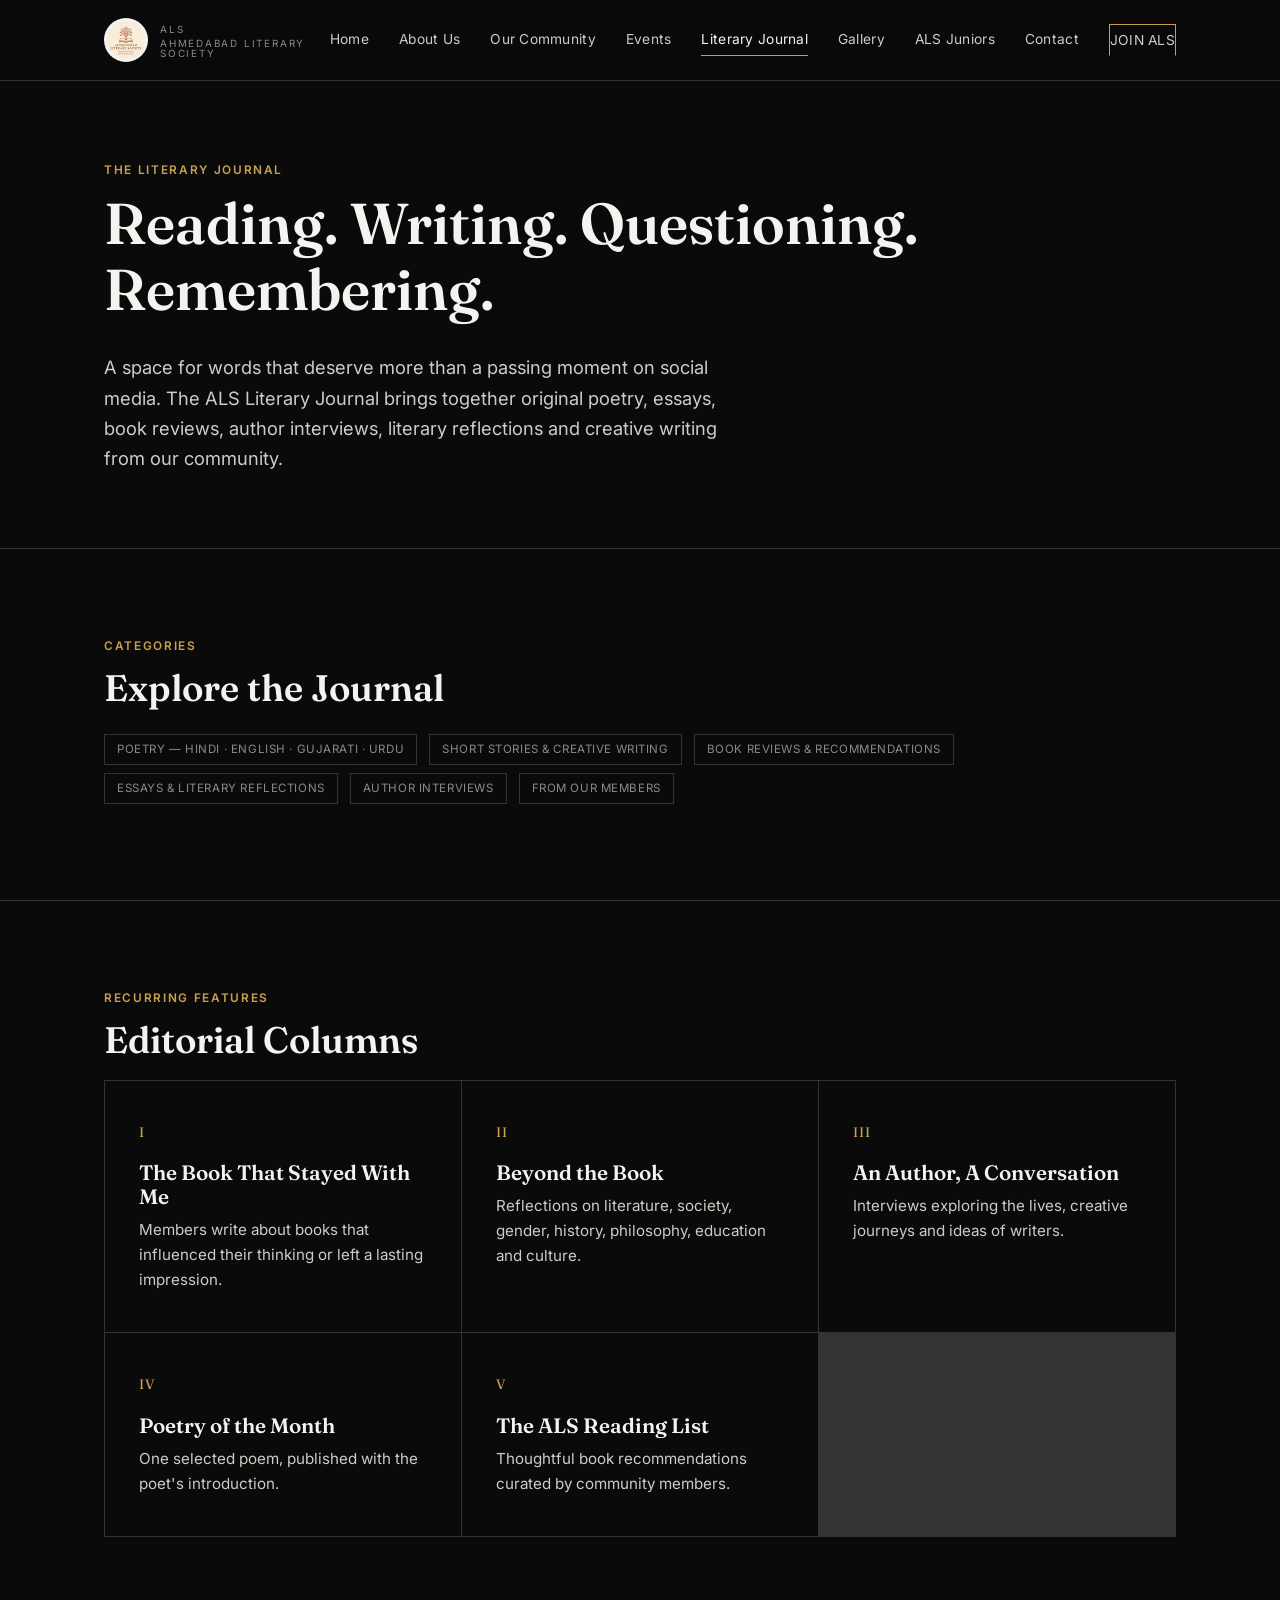
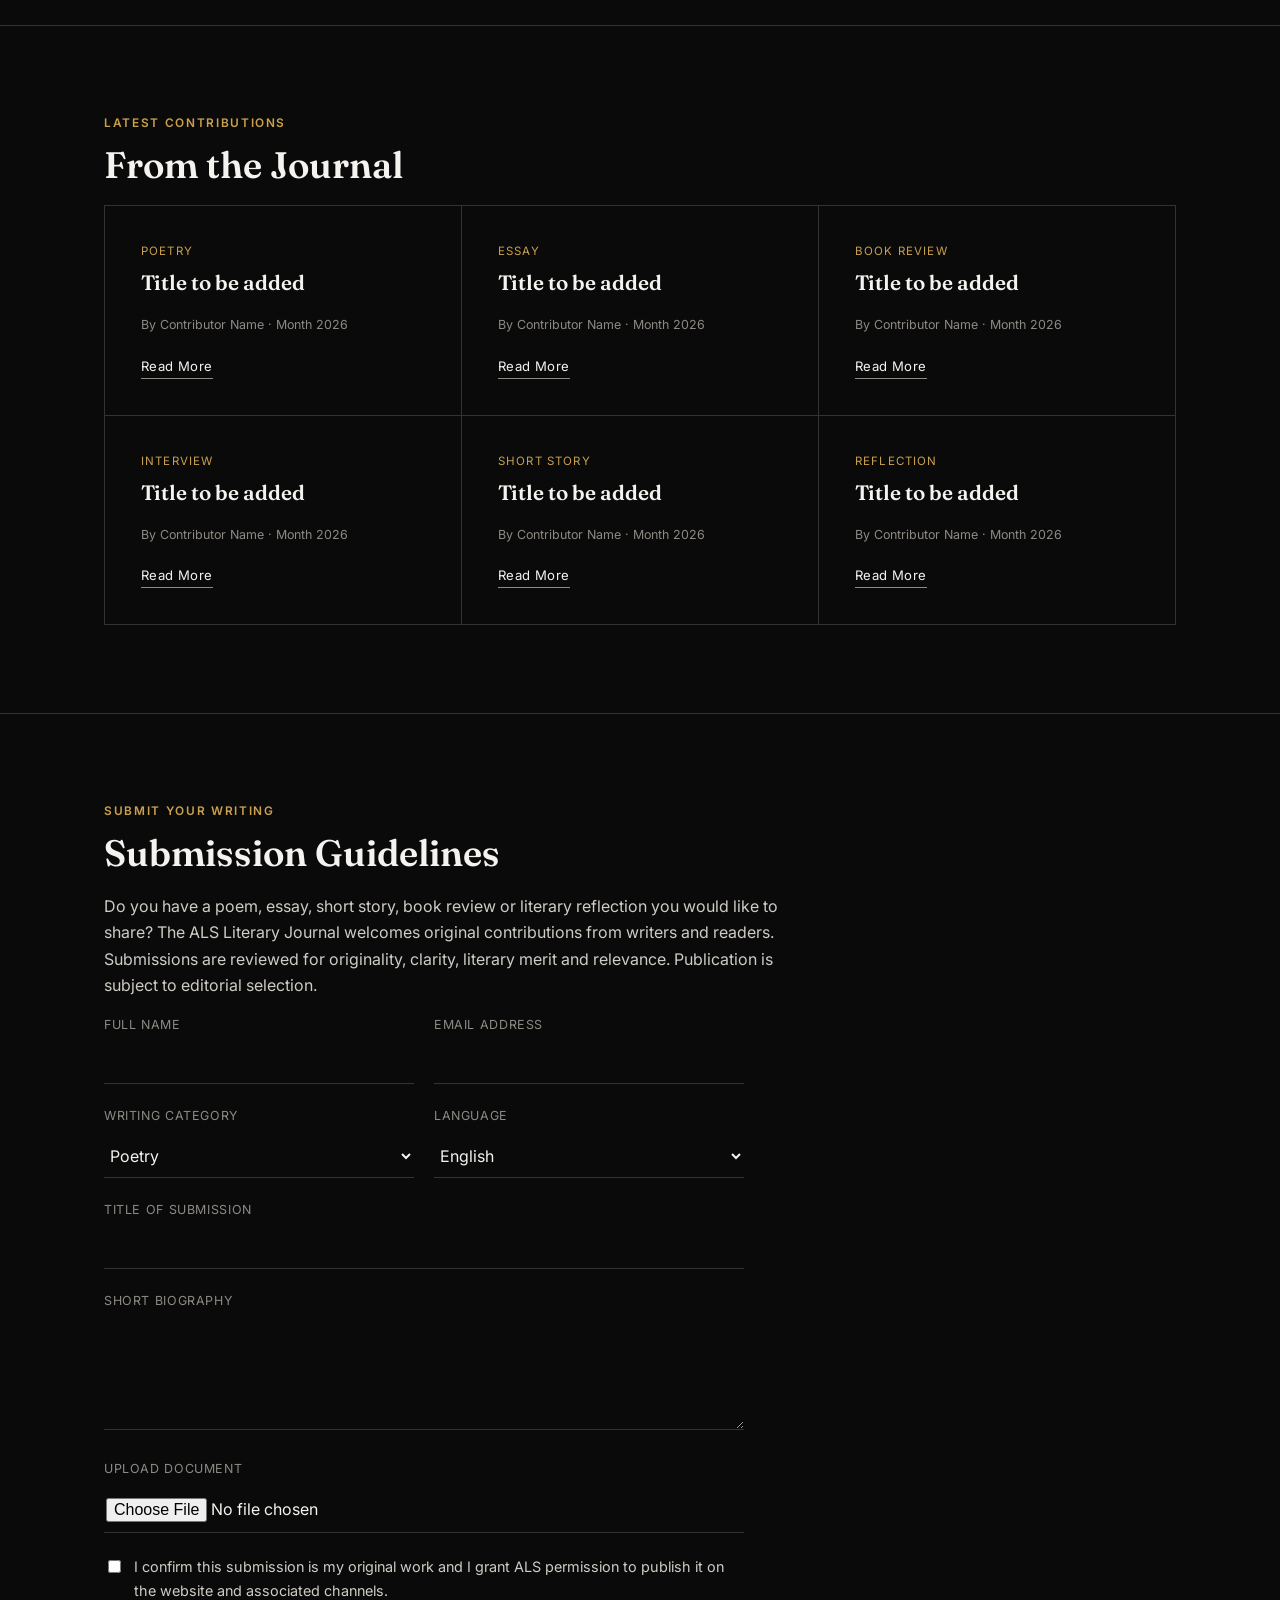
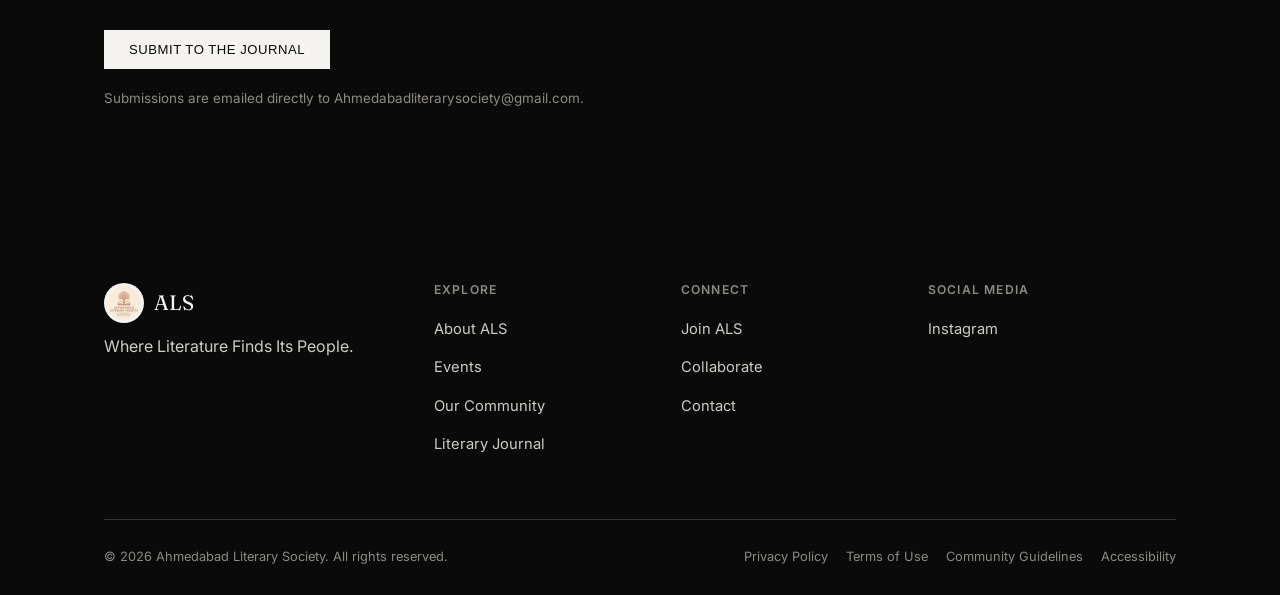
<file: journal.html>
<!DOCTYPE html>
<html lang="en">
<head>
<meta charset="UTF-8">
<meta name="viewport" content="width=device-width, initial-scale=1.0">
<title>Literary Journal | Ahmedabad Literary Society</title>
<meta name="description" content="Original poetry, essays, book reviews, author interviews and literary reflections from the Ahmedabad Literary Society community.">
<link rel="preconnect" href="https://fonts.googleapis.com">
<link href="https://fonts.googleapis.com/css2?family=Fraunces:ital,wght@0,500;0,600;1,500&family=Inter:wght@400;500;600&display=swap" rel="stylesheet">
<link rel="stylesheet" href="assets/css/style.css">
</head>
<body>

<header class="site-header">
  <div class="nav-inner">
    <a href="index.html" class="logo"><img src="assets/img/logo.jpg" alt="Ahmedabad Literary Society" class="logo-img"><span class="logo-text">ALS<span>Ahmedabad Literary Society</span></span></a>
    <nav class="primary-nav">
      <a href="index.html">Home</a>
      <a href="about.html">About Us</a>
      <a href="community.html">Our Community</a>
      <a href="events.html">Events</a>
      <a href="journal.html" class="active">Literary Journal</a>
      <a href="gallery.html">Gallery</a>
      <a href="juniors.html">ALS Juniors</a>
      <a href="contact.html">Contact</a>
      <a href="join.html" class="btn btn-accent">Join ALS</a>
    </nav>
    <button class="nav-toggle" aria-label="Toggle menu">☰</button>
  </div>
</header>

<div class="page-header">
  <div class="wrap">
    <span class="eyebrow">The Literary Journal</span>
    <h1>Reading. Writing. Questioning. Remembering.</h1>
    <p class="lede">A space for words that deserve more than a passing moment on social media. The ALS Literary Journal brings together original poetry, essays, book reviews, author interviews, literary reflections and creative writing from our community.</p>
  </div>
</div>

<section>
  <div class="wrap">
    <span class="eyebrow">Categories</span>
    <h2>Explore the Journal</h2>
    <div style="margin-top:24px;">
      <span class="tag">Poetry — Hindi · English · Gujarati · Urdu</span>
      <span class="tag">Short Stories &amp; Creative Writing</span>
      <span class="tag">Book Reviews &amp; Recommendations</span>
      <span class="tag">Essays &amp; Literary Reflections</span>
      <span class="tag">Author Interviews</span>
      <span class="tag">From Our Members</span>
    </div>
  </div>
</section>

<section>
  <div class="wrap">
    <span class="eyebrow">Recurring Features</span>
    <h2>Editorial Columns</h2>
  </div>
  <div class="wrap">
    <div class="grid grid-3">
      <div class="card"><span class="num">I</span><h3>The Book That Stayed With Me</h3><p>Members write about books that influenced their thinking or left a lasting impression.</p></div>
      <div class="card"><span class="num">II</span><h3>Beyond the Book</h3><p>Reflections on literature, society, gender, history, philosophy, education and culture.</p></div>
      <div class="card"><span class="num">III</span><h3>An Author, A Conversation</h3><p>Interviews exploring the lives, creative journeys and ideas of writers.</p></div>
      <div class="card"><span class="num">IV</span><h3>Poetry of the Month</h3><p>One selected poem, published with the poet's introduction.</p></div>
      <div class="card"><span class="num">V</span><h3>The ALS Reading List</h3><p>Thoughtful book recommendations curated by community members.</p></div>
    </div>
  </div>
</section>

<section>
  <div class="wrap">
    <span class="eyebrow">Latest Contributions</span>
    <h2>From the Journal</h2>
  </div>
  <div class="wrap">
    <div class="grid grid-3">
      <div class="journal-card"><span class="journal-cat">Poetry</span><h3>Title to be added</h3><span class="journal-meta">By Contributor Name · Month 2026</span><span class="read-link">Read More</span></div>
      <div class="journal-card"><span class="journal-cat">Essay</span><h3>Title to be added</h3><span class="journal-meta">By Contributor Name · Month 2026</span><span class="read-link">Read More</span></div>
      <div class="journal-card"><span class="journal-cat">Book Review</span><h3>Title to be added</h3><span class="journal-meta">By Contributor Name · Month 2026</span><span class="read-link">Read More</span></div>
      <div class="journal-card"><span class="journal-cat">Interview</span><h3>Title to be added</h3><span class="journal-meta">By Contributor Name · Month 2026</span><span class="read-link">Read More</span></div>
      <div class="journal-card"><span class="journal-cat">Short Story</span><h3>Title to be added</h3><span class="journal-meta">By Contributor Name · Month 2026</span><span class="read-link">Read More</span></div>
      <div class="journal-card"><span class="journal-cat">Reflection</span><h3>Title to be added</h3><span class="journal-meta">By Contributor Name · Month 2026</span><span class="read-link">Read More</span></div>
    </div>
  </div>
</section>

<section>
  <div class="wrap">
    <span class="eyebrow">Submit Your Writing</span>
    <h2>Submission Guidelines</h2>
    <p class="max-w-text">Do you have a poem, essay, short story, book review or literary reflection you would like to share? The ALS Literary Journal welcomes original contributions from writers and readers. Submissions are reviewed for originality, clarity, literary merit and relevance. Publication is subject to editorial selection.</p>

    <form action="https://formsubmit.co/Ahmedabadliterarysociety@gmail.com" method="POST" enctype="multipart/form-data">
      <input type="hidden" name="_subject" value="New Literary Journal Submission — ALS Website">
      <input type="hidden" name="_template" value="table">
      <input type="text" name="_honey" style="display:none">
      <div class="form-row">
        <div class="field"><label for="j-name">Full Name</label><input type="text" id="j-name" name="name"></div>
        <div class="field"><label for="j-email">Email Address</label><input type="email" id="j-email" name="email"></div>
      </div>
      <div class="form-row">
        <div class="field">
          <label for="j-cat">Writing Category</label>
          <select id="j-cat" name="category">
            <option>Poetry</option>
            <option>Short Story / Creative Writing</option>
            <option>Book Review</option>
            <option>Essay / Reflection</option>
            <option>Author Interview</option>
          </select>
        </div>
        <div class="field">
          <label for="j-lang">Language</label>
          <select id="j-lang" name="language">
            <option>English</option>
            <option>Hindi</option>
            <option>Gujarati</option>
            <option>Urdu</option>
            <option>Other</option>
          </select>
        </div>
      </div>
      <div class="field"><label for="j-title">Title of Submission</label><input type="text" id="j-title" name="title"></div>
      <div class="field"><label for="j-bio">Short Biography</label><textarea id="j-bio" name="bio"></textarea></div>
      <div class="field"><label for="j-upload">Upload Document</label><input type="file" id="j-upload" name="upload"></div>
      <div class="checkbox-row">
        <input type="checkbox" id="j-confirm" name="confirm">
        <label for="j-confirm">I confirm this submission is my original work and I grant ALS permission to publish it on the website and associated channels.</label>
      </div>
      <button type="submit" class="btn btn-solid">Submit to the Journal</button>
      <p class="form-note">Submissions are emailed directly to Ahmedabadliterarysociety@gmail.com.</p>
    </form>
  </div>
</section>

<footer>
  <div class="wrap">
    <div class="footer-grid">
      <div><div class="footer-logo"><img src="assets/img/logo.jpg" alt="Ahmedabad Literary Society logo">ALS</div><p>Where Literature Finds Its People.</p></div>
      <div><h4>Explore</h4><ul><li><a href="about.html">About ALS</a></li><li><a href="events.html">Events</a></li><li><a href="community.html">Our Community</a></li><li><a href="journal.html">Literary Journal</a></li></ul></div>
      <div><h4>Connect</h4><ul><li><a href="join.html">Join ALS</a></li><li><a href="collaborate.html">Collaborate</a></li><li><a href="contact.html">Contact</a></li></ul></div>
      <div><h4>Social Media</h4><ul><li><a href="https://www.instagram.com/ahmedabad_literary_society" target="_blank" rel="noopener">Instagram</a></li></ul></div>
    </div>
    <div class="footer-bottom">
      <span>© 2026 Ahmedabad Literary Society. All rights reserved.</span>
      <div class="footer-links"><a href="#">Privacy Policy</a><a href="#">Terms of Use</a><a href="#">Community Guidelines</a><a href="#">Accessibility</a></div>
    </div>
  </div>
</footer>

<script src="assets/js/main.js"></script>
</body>
</html>
</file>
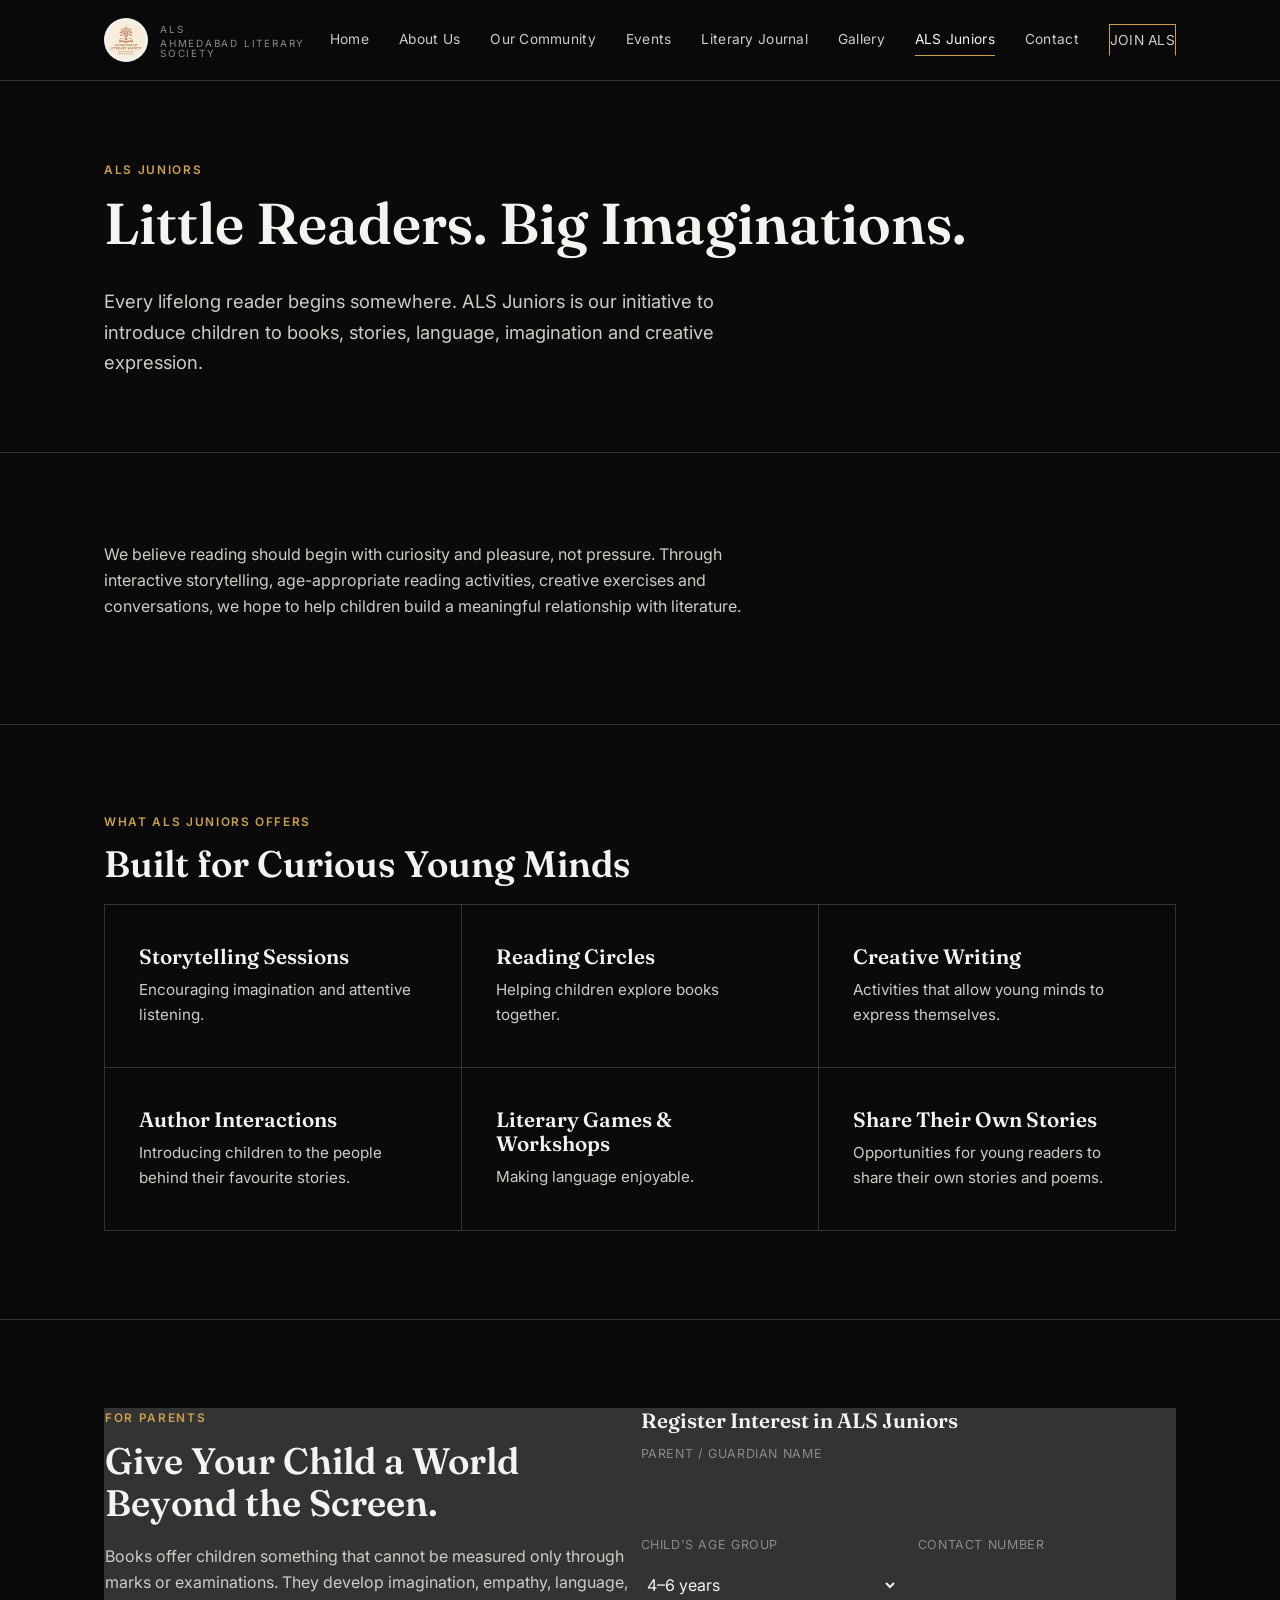
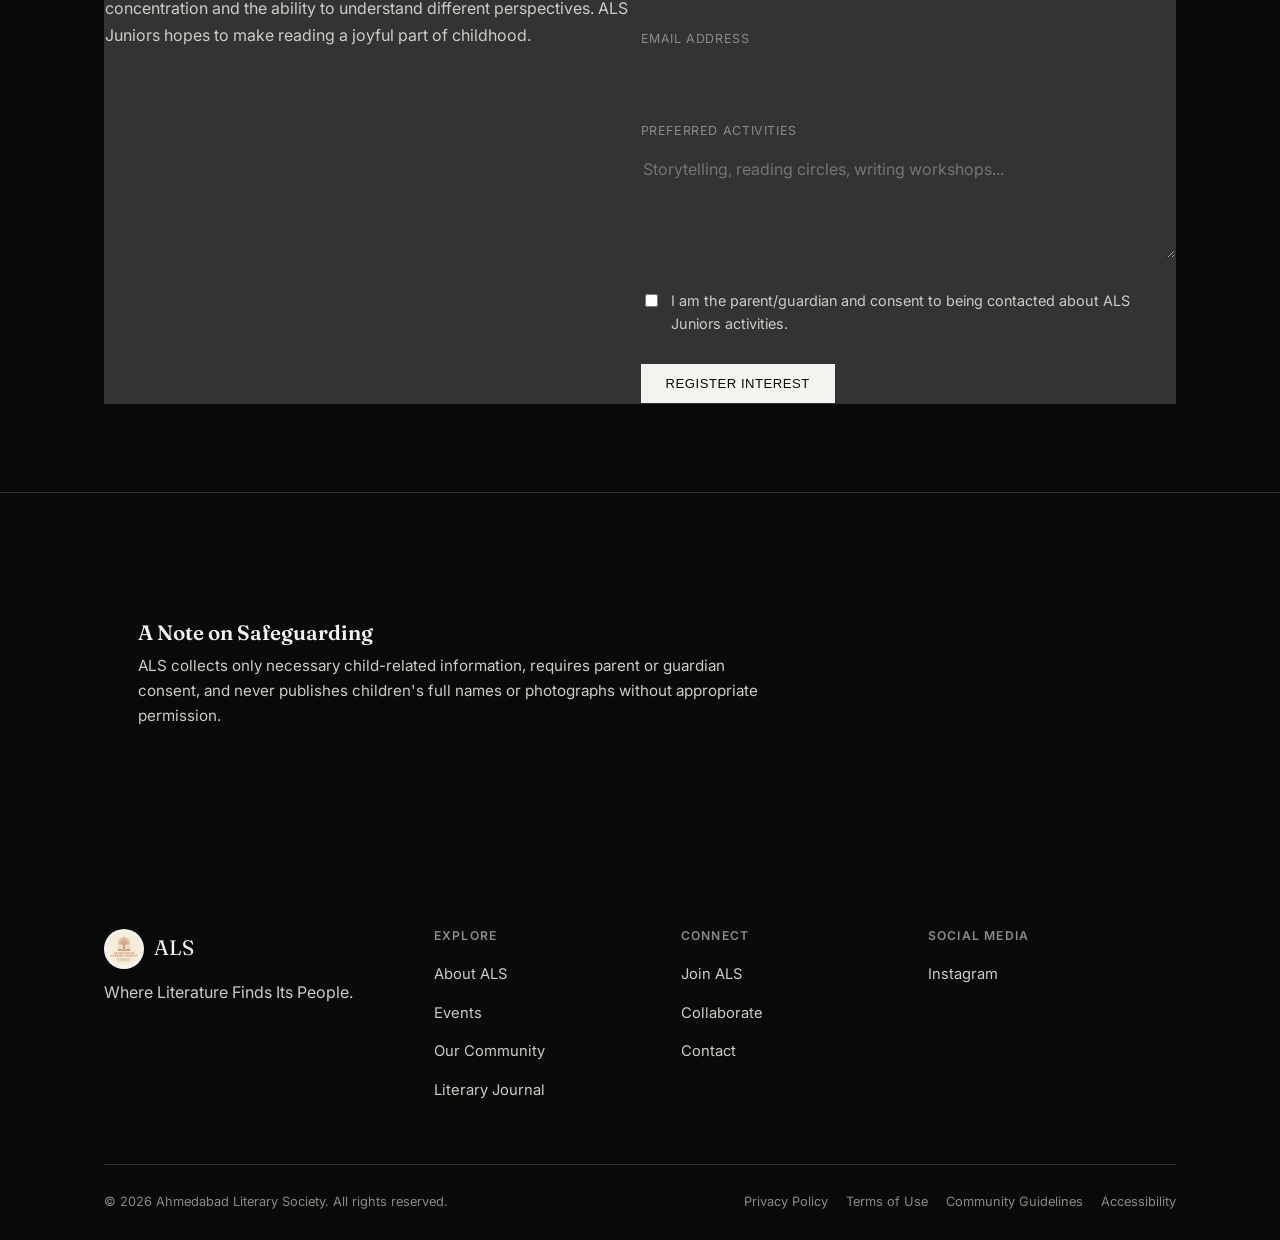
<file: juniors.html>
<!DOCTYPE html>
<html lang="en">
<head>
<meta charset="UTF-8">
<meta name="viewport" content="width=device-width, initial-scale=1.0">
<title>ALS Juniors | Ahmedabad Literary Society</title>
<meta name="description" content="ALS Juniors introduces children to books, stories, language, imagination and creative expression through storytelling sessions, reading circles and workshops.">
<link rel="preconnect" href="https://fonts.googleapis.com">
<link href="https://fonts.googleapis.com/css2?family=Fraunces:ital,wght@0,500;0,600;1,500&family=Inter:wght@400;500;600&display=swap" rel="stylesheet">
<link rel="stylesheet" href="assets/css/style.css">
</head>
<body>

<header class="site-header">
  <div class="nav-inner">
    <a href="index.html" class="logo"><img src="assets/img/logo.jpg" alt="Ahmedabad Literary Society" class="logo-img"><span class="logo-text">ALS<span>Ahmedabad Literary Society</span></span></a>
    <nav class="primary-nav">
      <a href="index.html">Home</a>
      <a href="about.html">About Us</a>
      <a href="community.html">Our Community</a>
      <a href="events.html">Events</a>
      <a href="journal.html">Literary Journal</a>
      <a href="gallery.html">Gallery</a>
      <a href="juniors.html" class="active">ALS Juniors</a>
      <a href="contact.html">Contact</a>
      <a href="join.html" class="btn btn-accent">Join ALS</a>
    </nav>
    <button class="nav-toggle" aria-label="Toggle menu">☰</button>
  </div>
</header>

<div class="page-header">
  <div class="wrap">
    <span class="eyebrow">ALS Juniors</span>
    <h1>Little Readers. Big Imaginations.</h1>
    <p class="lede">Every lifelong reader begins somewhere. ALS Juniors is our initiative to introduce children to books, stories, language, imagination and creative expression.</p>
  </div>
</div>

<section>
  <div class="wrap">
    <p class="max-w-text">We believe reading should begin with curiosity and pleasure, not pressure. Through interactive storytelling, age-appropriate reading activities, creative exercises and conversations, we hope to help children build a meaningful relationship with literature.</p>
  </div>
</section>

<section>
  <div class="wrap">
    <span class="eyebrow">What ALS Juniors Offers</span>
    <h2>Built for Curious Young Minds</h2>
  </div>
  <div class="wrap">
    <div class="grid grid-3">
      <div class="card"><h3>Storytelling Sessions</h3><p>Encouraging imagination and attentive listening.</p></div>
      <div class="card"><h3>Reading Circles</h3><p>Helping children explore books together.</p></div>
      <div class="card"><h3>Creative Writing</h3><p>Activities that allow young minds to express themselves.</p></div>
      <div class="card"><h3>Author Interactions</h3><p>Introducing children to the people behind their favourite stories.</p></div>
      <div class="card"><h3>Literary Games &amp; Workshops</h3><p>Making language enjoyable.</p></div>
      <div class="card"><h3>Share Their Own Stories</h3><p>Opportunities for young readers to share their own stories and poems.</p></div>
    </div>
  </div>
</section>

<section>
  <div class="wrap">
    <div class="grid grid-2">
      <div>
        <span class="eyebrow">For Parents</span>
        <h2>Give Your Child a World Beyond the Screen.</h2>
        <p>Books offer children something that cannot be measured only through marks or examinations. They develop imagination, empathy, language, concentration and the ability to understand different perspectives. ALS Juniors hopes to make reading a joyful part of childhood.</p>
      </div>
      <div>
        <form action="https://formsubmit.co/Ahmedabadliterarysociety@gmail.com" method="POST">
          <input type="hidden" name="_subject" value="ALS Juniors — Interest Registration">
          <input type="hidden" name="_template" value="table">
          <input type="text" name="_honey" style="display:none">
          <h3>Register Interest in ALS Juniors</h3>
          <div class="field"><label for="p-name">Parent / Guardian Name</label><input type="text" id="p-name" name="parent_name"></div>
          <div class="form-row">
            <div class="field"><label for="p-age">Child's Age Group</label>
              <select id="p-age" name="age_group">
                <option>4–6 years</option>
                <option>7–9 years</option>
                <option>10–12 years</option>
                <option>13+ years</option>
              </select>
            </div>
            <div class="field"><label for="p-phone">Contact Number</label><input type="tel" id="p-phone" name="phone"></div>
          </div>
          <div class="field"><label for="p-email">Email Address</label><input type="email" id="p-email" name="email"></div>
          <div class="field"><label for="p-interest">Preferred Activities</label><textarea id="p-interest" name="interest" placeholder="Storytelling, reading circles, writing workshops..."></textarea></div>
          <div class="checkbox-row">
            <input type="checkbox" id="p-consent" name="consent">
            <label for="p-consent">I am the parent/guardian and consent to being contacted about ALS Juniors activities.</label>
          </div>
          <button type="submit" class="btn btn-solid">Register Interest</button>
        </form>
      </div>
    </div>
  </div>
</section>

<section>
  <div class="wrap">
    <div class="card" style="max-width:720px;">
      <h3>A Note on Safeguarding</h3>
      <p>ALS collects only necessary child-related information, requires parent or guardian consent, and never publishes children's full names or photographs without appropriate permission.</p>
    </div>
  </div>
</section>

<footer>
  <div class="wrap">
    <div class="footer-grid">
      <div><div class="footer-logo"><img src="assets/img/logo.jpg" alt="Ahmedabad Literary Society logo">ALS</div><p>Where Literature Finds Its People.</p></div>
      <div><h4>Explore</h4><ul><li><a href="about.html">About ALS</a></li><li><a href="events.html">Events</a></li><li><a href="community.html">Our Community</a></li><li><a href="journal.html">Literary Journal</a></li></ul></div>
      <div><h4>Connect</h4><ul><li><a href="join.html">Join ALS</a></li><li><a href="collaborate.html">Collaborate</a></li><li><a href="contact.html">Contact</a></li></ul></div>
      <div><h4>Social Media</h4><ul><li><a href="https://www.instagram.com/ahmedabad_literary_society" target="_blank" rel="noopener">Instagram</a></li></ul></div>
    </div>
    <div class="footer-bottom">
      <span>© 2026 Ahmedabad Literary Society. All rights reserved.</span>
      <div class="footer-links"><a href="#">Privacy Policy</a><a href="#">Terms of Use</a><a href="#">Community Guidelines</a><a href="#">Accessibility</a></div>
    </div>
  </div>
</footer>

<script src="assets/js/main.js"></script>
</body>
</html>
</file>
<file: assets/css/style.css>
/* ============================================================
   Ahmedabad Literary Society — stylesheet
   Palette: black / charcoal, minimal, editorial
   ============================================================ */

:root{
  --black: #0a0a0a;
  --charcoal: #1c1c1c;
  --charcoal-soft: #262626;
  --line: #333333;
  --ivory: #f5f3ef;
  --ivory-dim: #cfccc5;
  --ivory-faint: #8d8a84;
  --accent: #c9a04e; /* muted brushed-gold, used sparingly */
  --max-w: 1120px;
  --serif: "Fraunces", "Playfair Display", Georgia, "Times New Roman", serif;
  --sans: "Inter", -apple-system, BlinkMacSystemFont, "Segoe UI", sans-serif;
}

*{box-sizing:border-box;}
html{scroll-behavior:smooth;overflow-x:hidden;}
body{
  margin:0;
  overflow-x:hidden;
  background:var(--black);
  color:var(--ivory);
  font-family:var(--sans);
  font-size:16px;
  line-height:1.65;
  -webkit-font-smoothing:antialiased;
}

img{max-width:100%;display:block;}
a{color:inherit;text-decoration:none;}

.wrap{
  max-width:var(--max-w);
  margin:0 auto;
  padding:0 24px;
}

/* ---------- Typography ---------- */
h1,h2,h3,h4{
  font-family:var(--serif);
  font-weight:600;
  line-height:1.15;
  margin:0 0 .5em;
  color:var(--ivory);
}
h1{font-size:clamp(2.2rem,5vw,3.6rem);font-weight:600;}
h2{font-size:clamp(1.6rem,3.4vw,2.3rem);}
h3{font-size:1.3rem;}
p{margin:0 0 1em;color:var(--ivory-dim);}
.eyebrow{
  text-transform:uppercase;
  letter-spacing:.14em;
  font-size:.74rem;
  color:var(--accent);
  font-weight:600;
  margin-bottom:.9em;
  display:block;
}
.lede{
  font-size:1.15rem;
  color:var(--ivory-dim);
  max-width:620px;
}
.serif-quote{
  font-family:var(--serif);
  font-style:italic;
  font-size:1.3rem;
  color:var(--ivory);
  line-height:1.5;
}

/* ---------- Header ---------- */
header.site-header{
  position:sticky;top:0;z-index:50;
  background:rgba(10,10,10,.92);
  backdrop-filter:blur(8px);
  border-bottom:1px solid var(--line);
}
.nav-inner{
  display:flex;align-items:center;justify-content:space-between;
  padding:18px 24px;
  max-width:var(--max-w);
  margin:0 auto;
}
.logo{
  font-family:var(--serif);
  font-size:1.15rem;
  letter-spacing:.04em;
  display:flex;align-items:center;gap:12px;line-height:1.1;
}
.logo span{
  font-size:.62rem;
  letter-spacing:.18em;
  text-transform:uppercase;
  color:var(--ivory-faint);
  font-family:var(--sans);
  margin-top:3px;
}
.logo-img{
  height:44px;width:44px;object-fit:contain;
  border-radius:50%;
  background:var(--ivory);
  padding:3px;
}
.logo-text{display:flex;flex-direction:column;}
nav.primary-nav{display:flex;gap:30px;align-items:center;}
nav.primary-nav a{
  font-size:.86rem;
  letter-spacing:.02em;
  color:var(--ivory-dim);
  padding:4px 0;
  border-bottom:1px solid transparent;
  transition:color .2s ease, border-color .2s ease;
  white-space:nowrap;
}
nav.primary-nav a:hover,
nav.primary-nav a.active{
  color:var(--ivory);
  border-color:var(--accent);
}
.btn{
  display:inline-block;
  padding:11px 24px;
  font-size:.82rem;
  letter-spacing:.04em;
  text-transform:uppercase;
  border:1px solid var(--ivory);
  color:var(--ivory);
  transition:background .2s ease,color .2s ease, border-color .2s ease;
}
.btn:hover{background:var(--ivory);color:var(--black);}
.btn-solid{
  background:var(--ivory);
  color:var(--black);
  border:1px solid var(--ivory);
}
.btn-solid:hover{background:transparent;color:var(--ivory);}
.btn-accent{border-color:var(--accent);color:var(--accent);}
.btn-accent:hover{background:var(--accent);color:var(--black);border-color:var(--accent);}

.nav-toggle{display:none;background:none;border:none;color:var(--ivory);font-size:1.6rem;cursor:pointer;}

/* ---------- Hero ---------- */
.hero{
  padding:120px 0 90px;
  border-bottom:1px solid var(--line);
  position:relative;
}
.hero-inner{max-width:760px;}
.hero h1{margin-bottom:.4em;}
.hero-actions{display:flex;gap:16px;margin-top:38px;flex-wrap:wrap;}
.hero-media{
  margin-top:60px;
  aspect-ratio:16/8;
  background:linear-gradient(135deg,var(--charcoal) 0%, var(--charcoal-soft) 60%, var(--black) 100%);
  border:1px solid var(--line);
  display:flex;align-items:center;justify-content:center;
  color:var(--ivory-faint);
  font-size:.82rem;
  letter-spacing:.08em;
  text-transform:uppercase;
  text-align:center;
  padding:20px;
  overflow:hidden;
}
.hero-media img,
.portrait img,
.people-photo img,
.event-thumb img,
.gallery-item img{
  width:100%;height:100%;object-fit:cover;display:block;
}

/* ---------- Page header (sub-pages) ---------- */
.page-header{
  padding:80px 0 56px;
  border-bottom:1px solid var(--line);
}
.page-header p{max-width:640px;}

/* ---------- Sections ---------- */
section{padding:88px 0;border-bottom:1px solid var(--line);}
section:last-of-type{border-bottom:none;}
.section-head{
  display:flex;justify-content:space-between;align-items:flex-end;gap:24px;
  margin-bottom:48px;flex-wrap:wrap;
}
.section-head .btn{flex-shrink:0;}

/* ---------- Stats ---------- */
.stats{display:flex;gap:64px;margin-top:48px;flex-wrap:wrap;}
.stat-num{
  font-family:var(--serif);
  font-size:2.6rem;
  color:var(--accent);
  margin-bottom:4px;
}
.stat-label{
  font-size:.8rem;
  letter-spacing:.06em;
  text-transform:uppercase;
  color:var(--ivory-faint);
}

/* ---------- Card grid ---------- */
.grid{display:grid;gap:1px;background:var(--line);border:1px solid var(--line);}
.grid-2{grid-template-columns:repeat(2,1fr);}
.grid-3{grid-template-columns:repeat(3,1fr);}
.grid-4{grid-template-columns:repeat(4,1fr);}
.card{
  background:var(--black);
  padding:40px 34px;
}
.card h3{margin-bottom:.4em;}
.card p{margin-bottom:0;font-size:.95rem;}
.card .num{
  font-family:var(--serif);
  color:var(--accent);
  font-size:.85rem;
  letter-spacing:.08em;
  display:block;
  margin-bottom:18px;
}

/* ---------- Event card ---------- */
.event-card{
  background:var(--black);
  padding:34px;
  display:flex;flex-direction:column;gap:14px;
}
.event-meta{
  font-size:.78rem;
  letter-spacing:.05em;
  text-transform:uppercase;
  color:var(--ivory-faint);
}
.event-thumb{
  aspect-ratio:4/3;
  background:var(--charcoal);
  border:1px solid var(--line);
  margin-bottom:6px;
  display:flex;align-items:center;justify-content:center;
  color:var(--ivory-faint);
  font-size:.72rem;letter-spacing:.06em;text-transform:uppercase;
}
.empty-note{
  border:1px dashed var(--line);
  padding:48px;
  text-align:center;
  color:var(--ivory-faint);
  font-style:italic;
  font-family:var(--serif);
}

/* ---------- Journal ---------- */
.journal-card{background:var(--black);padding:36px;display:flex;flex-direction:column;gap:10px;}
.journal-cat{
  font-size:.72rem;letter-spacing:.1em;text-transform:uppercase;color:var(--accent);
}
.journal-meta{font-size:.78rem;color:var(--ivory-faint);}
.read-link{
  margin-top:10px;
  font-size:.82rem;
  letter-spacing:.03em;
  border-bottom:1px solid var(--ivory-faint);
  width:max-content;
}

/* ---------- Founder / People ---------- */
.founder{display:grid;grid-template-columns:280px 1fr;gap:56px;align-items:start;}
.portrait{
  aspect-ratio:3/4;
  background:var(--charcoal);
  border:1px solid var(--line);
  display:flex;align-items:center;justify-content:center;
  color:var(--ivory-faint);
  font-size:.75rem;letter-spacing:.06em;text-transform:uppercase;text-align:center;padding:16px;
}
.signature{
  font-family:var(--serif);font-style:italic;color:var(--ivory);
  margin-top:28px;font-size:1.1rem;
}

.people-card{background:var(--black);padding:0;}
.people-photo{
  aspect-ratio:1;
  background:var(--charcoal);
  border-bottom:1px solid var(--line);
  display:flex;align-items:center;justify-content:center;
  color:var(--ivory-faint);font-size:.7rem;letter-spacing:.05em;text-transform:uppercase;
}
.people-body{padding:26px 28px;}
.people-role{font-size:.78rem;color:var(--ivory-faint);letter-spacing:.03em;margin-bottom:10px;display:block;}

/* ---------- Forms ---------- */
form{max-width:640px;}
.form-row{display:grid;grid-template-columns:1fr 1fr;gap:20px;}
.field{margin-bottom:22px;}
.field label{
  display:block;font-size:.78rem;letter-spacing:.05em;text-transform:uppercase;
  color:var(--ivory-faint);margin-bottom:8px;
}
.field input,.field select,.field textarea{
  width:100%;background:transparent;border:none;border-bottom:1px solid var(--line);
  color:var(--ivory);font-family:var(--sans);font-size:1rem;padding:10px 2px;
  transition:border-color .2s ease;
}
.field input:focus,.field select:focus,.field textarea:focus{
  outline:none;border-color:var(--accent);
}
.field select option{background:var(--charcoal);color:var(--ivory);}
.field textarea{resize:vertical;min-height:110px;}
.checkbox-row{display:flex;gap:10px;align-items:flex-start;margin-bottom:28px;}
.checkbox-row input{width:auto;margin-top:5px;}
.checkbox-row label{font-size:.9rem;color:var(--ivory-dim);text-transform:none;letter-spacing:0;}
.form-note{font-size:.84rem;color:var(--ivory-faint);margin-top:18px;}

/* ---------- Timeline ---------- */
.timeline{border-left:1px solid var(--line);padding-left:36px;position:relative;}
.timeline-item{margin-bottom:44px;position:relative;}
.timeline-item::before{
  content:"";position:absolute;left:-41px;top:4px;width:9px;height:9px;
  border-radius:50%;background:var(--accent);
}
.timeline-year{font-family:var(--serif);color:var(--accent);font-size:1.1rem;margin-bottom:6px;}

/* ---------- Values list ---------- */
.list-clean{list-style:none;padding:0;margin:0;}
.list-clean li{
  padding:22px 0;border-top:1px solid var(--line);
  display:grid;grid-template-columns:40px 1fr;gap:20px;
}
.list-clean li:last-child{border-bottom:1px solid var(--line);}
.list-clean .li-num{font-family:var(--serif);color:var(--accent);font-size:.9rem;}

/* ---------- CTA band ---------- */
.cta-band{
  background:var(--charcoal);
  text-align:center;
  padding:100px 0;
  border-bottom:1px solid var(--line);
}
.cta-band h2{max-width:720px;margin-left:auto;margin-right:auto;}
.cta-band .lede{margin-left:auto;margin-right:auto;text-align:center;}
.cta-actions{display:flex;gap:16px;justify-content:center;margin-top:34px;flex-wrap:wrap;}

/* ---------- Gallery ---------- */
.gallery-grid{display:grid;grid-template-columns:repeat(4,1fr);gap:4px;}
.gallery-item{
  aspect-ratio:1;background:var(--charcoal);border:1px solid var(--line);
  display:flex;align-items:center;justify-content:center;
  color:var(--ivory-faint);font-size:.68rem;text-align:center;padding:10px;
  letter-spacing:.04em;text-transform:uppercase;
}

/* ---------- Checklist (internal / about dev use optional) ---------- */

/* ---------- Footer ---------- */
footer{background:var(--black);padding:72px 0 28px;}
.footer-grid{
  display:grid;grid-template-columns:1.4fr 1fr 1fr 1.2fr;gap:40px;
  padding-bottom:50px;border-bottom:1px solid var(--line);
}
.footer-grid h4{
  font-family:var(--sans);font-size:.76rem;letter-spacing:.1em;text-transform:uppercase;
  color:var(--ivory-faint);margin-bottom:18px;font-weight:600;
}
.footer-grid ul{list-style:none;margin:0;padding:0;}
.footer-grid li{margin-bottom:12px;}
.footer-grid a{color:var(--ivory-dim);font-size:.92rem;}
.footer-grid a:hover{color:var(--ivory);}
.footer-logo{font-family:var(--serif);font-size:1.3rem;margin-bottom:10px;display:flex;align-items:center;gap:10px;}
.footer-logo img{height:40px;width:40px;object-fit:contain;border-radius:50%;background:var(--ivory);padding:3px;}
.footer-bottom{
  display:flex;justify-content:space-between;align-items:center;
  padding-top:26px;font-size:.8rem;color:var(--ivory-faint);flex-wrap:wrap;gap:14px;
}
.footer-bottom a{color:var(--ivory-faint);}
.footer-bottom a:hover{color:var(--ivory);}
.footer-links{display:flex;gap:18px;flex-wrap:wrap;}

/* ---------- Utility ---------- */
.mt-0{margin-top:0;}
.center{text-align:center;}
.max-w-text{max-width:680px;}
.tag{
  display:inline-block;border:1px solid var(--line);padding:5px 12px;
  font-size:.72rem;letter-spacing:.05em;text-transform:uppercase;color:var(--ivory-faint);
  margin:0 8px 8px 0;
}

/* ---------- Responsive ---------- */
@media (max-width:900px){
  .grid-4{grid-template-columns:repeat(2,1fr);}
  .grid-3{grid-template-columns:repeat(2,1fr);}
  .grid-2{grid-template-columns:1fr;}
  .founder{grid-template-columns:1fr;}
  .footer-grid{grid-template-columns:1fr 1fr;}
  .gallery-grid{grid-template-columns:repeat(2,1fr);}
  .form-row{grid-template-columns:1fr;}
}
@media (max-width:760px){
  nav.primary-nav{
    position:fixed;top:68px;left:0;right:0;bottom:0;
    background:var(--black);
    flex-direction:column;align-items:flex-start;
    padding:30px 24px;gap:22px;
    transform:translateX(100%);
    visibility:hidden;
    transition:transform .25s ease, visibility 0s linear .25s;
    overflow-y:auto;
  }
  nav.primary-nav.open{
    transform:translateX(0);
    visibility:visible;
    transition:transform .25s ease, visibility 0s linear 0s;
  }
  nav.primary-nav a{font-size:1.05rem;}
  .nav-toggle{display:block;}
  .grid-4,.grid-3{grid-template-columns:1fr;}
  .stats{gap:36px;}
  .footer-grid{grid-template-columns:1fr;}
  .gallery-grid{grid-template-columns:repeat(2,1fr);}
}

/* ============================================================
   HERO TITLE SEQUENCE
   ============================================================ */

.reel{
  position:relative;
  margin-top:60px;
  aspect-ratio:16/8;
  background:
    radial-gradient(ellipse 70% 80% at 50% 58%, #181818 0%, #0d0d0d 55%, #070707 100%);
  border:1px solid var(--line);
  overflow:hidden;
  container-type:inline-size;
  isolation:isolate;
}

/* the real photograph, surfacing at the end */
.reel-photo{
  position:absolute;inset:0;
  width:100%;height:100%;
  object-fit:cover;
  opacity:0;
  transform:scale(1.16);
  filter:grayscale(1) contrast(1.08) brightness(.58);
  z-index:0;
  will-change:opacity,transform;
}

.reel-scrim{
  position:absolute;inset:0;z-index:1;pointer-events:none;
  background:linear-gradient(90deg,
    rgba(7,7,7,.34) 0%, rgba(7,7,7,.06) 24%,
    rgba(7,7,7,.58) 56%, rgba(7,7,7,.84) 100%);
}
.reel-canvas{position:absolute;inset:0;z-index:2;pointer-events:none;}

/* the drawn artwork */
.reel-stage{
  position:absolute;inset:0;
  display:flex;align-items:center;justify-content:center;
  z-index:3;
  --mx:-27%; --my:0%; --ds:.40; --p:0;
  transform:
    translate(calc(var(--mx) * var(--p)), calc(var(--my) * var(--p)))
    scale(calc(1 - var(--ds) * var(--p)));
  will-change:transform;
  pointer-events:none;
}
.reel-svg{height:94%;width:auto;aspect-ratio:1/1;overflow:visible;}

.reel-stroke{
  fill:none;
  stroke:var(--accent);
  stroke-linecap:round;
  stroke-linejoin:round;
  opacity:0;
}
#reel-book .reel-stroke{stroke:#d8cdb8;}
.reel-branch{stroke:#c9a04e;}
.reel-leaf{fill:#c9a04e;}
#reel-leaves g:nth-child(3n)   .reel-leaf{fill:#b5833c;}
#reel-leaves g:nth-child(5n+2) .reel-leaf{fill:#dcc083;}
#reel-leaves g{opacity:0;}

#reel-seedline{fill:none;stroke:#c9a04e;stroke-width:1.6;stroke-linecap:round;opacity:1;}
#reel-seeddot{fill:#f0d9a0;}

/* typography block */
.reel-type{
  position:absolute;
  z-index:4;
  right:7cqw; top:50%;
  width:43cqw;
  transform:translateY(-50%);
  text-align:left;
  pointer-events:none;
}
.reel-kicker{
  font-family:var(--sans);
  font-size:clamp(7px,1.35cqw,14px);
  font-weight:600;
  text-transform:uppercase;
  color:var(--accent);
  letter-spacing:.62em;
  opacity:0;
  margin-bottom:1.6cqw;
  white-space:nowrap;
}
.reel-line{
  font-family:var(--serif);
  font-size:clamp(19px,4.75cqw,58px);
  font-weight:600;
  line-height:1.06;
  color:var(--ivory);
  margin-bottom:1.8cqw;
}
.reel-word{display:inline-block;opacity:0;will-change:transform,filter;}
.reel-sub{
  font-family:var(--sans);
  font-size:clamp(7px,1.3cqw,13px);
  font-weight:500;
  text-transform:uppercase;
  letter-spacing:.42em;
  color:var(--ivory-faint);
  opacity:0;
}

/* gold sweep */
.reel-sweep{
  position:absolute;top:-20%;left:0;
  width:26%;height:140%;
  z-index:5;
  opacity:0;
  pointer-events:none;
  background:linear-gradient(90deg,
    rgba(201,160,78,0) 0%,
    rgba(201,160,78,.10) 42%,
    rgba(240,220,170,.26) 50%,
    rgba(201,160,78,.10) 58%,
    rgba(201,160,78,0) 100%);
  mix-blend-mode:screen;
}

/* film grain + vignette */
.reel-grain{
  position:absolute;inset:-60px;
  z-index:6;pointer-events:none;
  opacity:.055;
  mix-blend-mode:overlay;
  background-image:url("data:image/svg+xml;utf8,<svg xmlns='http://www.w3.org/2000/svg' width='140' height='140'><filter id='n'><feTurbulence type='fractalNoise' baseFrequency='0.85' numOctaves='3' stitchTiles='stitch'/></filter><rect width='140' height='140' filter='url(%23n)'/></svg>");
  animation:reelGrain .6s steps(3) infinite;
}
@keyframes reelGrain{
  0%{transform:translate(0,0);}
  33%{transform:translate(-18px,12px);}
  66%{transform:translate(14px,-16px);}
  100%{transform:translate(0,0);}
}
.reel-vignette{
  position:absolute;inset:0;z-index:7;pointer-events:none;
  background:radial-gradient(ellipse 86% 92% at 50% 50%, transparent 58%, rgba(0,0,0,.42) 100%);
}

/* replay */
.reel-replay{
  position:absolute;right:14px;bottom:14px;z-index:9;
  background:rgba(10,10,10,.55);
  backdrop-filter:blur(6px);
  border:1px solid var(--line);
  color:var(--ivory-faint);
  font-family:var(--sans);
  font-size:.68rem;
  letter-spacing:.14em;
  text-transform:uppercase;
  padding:8px 15px;
  cursor:pointer;
  opacity:0;
  transition:opacity .5s ease,color .2s ease,border-color .2s ease;
}
.reel.is-done .reel-replay{opacity:1;}
.reel-replay:hover{color:var(--ivory);border-color:var(--accent);}
.reel-replay:focus-visible{opacity:1;outline:1px solid var(--accent);outline-offset:2px;}

@container (max-width:740px){
  .reel-scrim{
    background:linear-gradient(180deg,
      rgba(7,7,7,.30) 0%, rgba(7,7,7,.10) 26%,
      rgba(7,7,7,.62) 62%, rgba(7,7,7,.86) 100%);
  }
  .reel-stage{--mx:0%; --my:-23%; --ds:.46;}
  .reel-replay{top:12px;bottom:auto;right:12px;font-size:.6rem;padding:6px 11px;}
  .reel-type{
    right:auto;left:0;width:100%;
    top:auto;bottom:8.5cqw;
    transform:none;
    text-align:center;
    padding:0 5cqw;
  }
  .reel-kicker{letter-spacing:.42em;font-size:clamp(6px,2.1cqw,11px);margin-bottom:2.4cqw;}
  .reel-line{font-size:clamp(17px,6.4cqw,34px);margin-bottom:2.6cqw;}
  .reel-sub{font-size:clamp(6px,2cqw,11px);letter-spacing:.3em;}
}

@media (max-width:760px){
  .reel{aspect-ratio:1/1;margin-top:40px;}
}

@media (prefers-reduced-motion:reduce){
  .reel-grain{animation:none;}
  .reel-photo{opacity:.3 !important;transform:scale(1.08) !important;}
}

/* ============================================================
   SCROLL REVEALS
   ============================================================ */

.js .rule{width:0;}
.js .rv{
  opacity:0;
  transform:translateY(26px);
  transition:opacity .85s cubic-bezier(.22,.61,.36,1),
             transform .85s cubic-bezier(.22,.61,.36,1);
  will-change:opacity,transform;
}
.rv{opacity:1;transform:none;}
.js .rv.in{opacity:1;transform:none;}
.rv-d1{transition-delay:.09s;}
.rv-d2{transition-delay:.18s;}
.rv-d3{transition-delay:.27s;}
.rv-d4{transition-delay:.36s;}

/* a hairline that draws itself under section headings */
.rule{
  height:1px;width:150px;
  background:linear-gradient(90deg,var(--accent),transparent);
  margin:26px 0 0;
  transition:width 1.1s cubic-bezier(.22,.61,.36,1) .2s;
}
.rule.in{width:150px;}

/* cards lift on hover */
.card,.journal-card,.event-card,.people-card{
  transition:background .4s ease,transform .4s cubic-bezier(.22,.61,.36,1);
}
.card:hover,.journal-card:hover,.event-card:hover,.people-card:hover{
  background:var(--charcoal);
}
.gallery-item img{transition:transform .7s cubic-bezier(.22,.61,.36,1),filter .5s ease;filter:grayscale(.35);}
.gallery-item:hover img{transform:scale(1.06);filter:grayscale(0);}

.stat-num{font-variant-numeric:tabular-nums;}

@media (prefers-reduced-motion:reduce){
  .rv{opacity:1;transform:none;transition:none;}
  .rule{width:150px;transition:none;}
}
</file>
